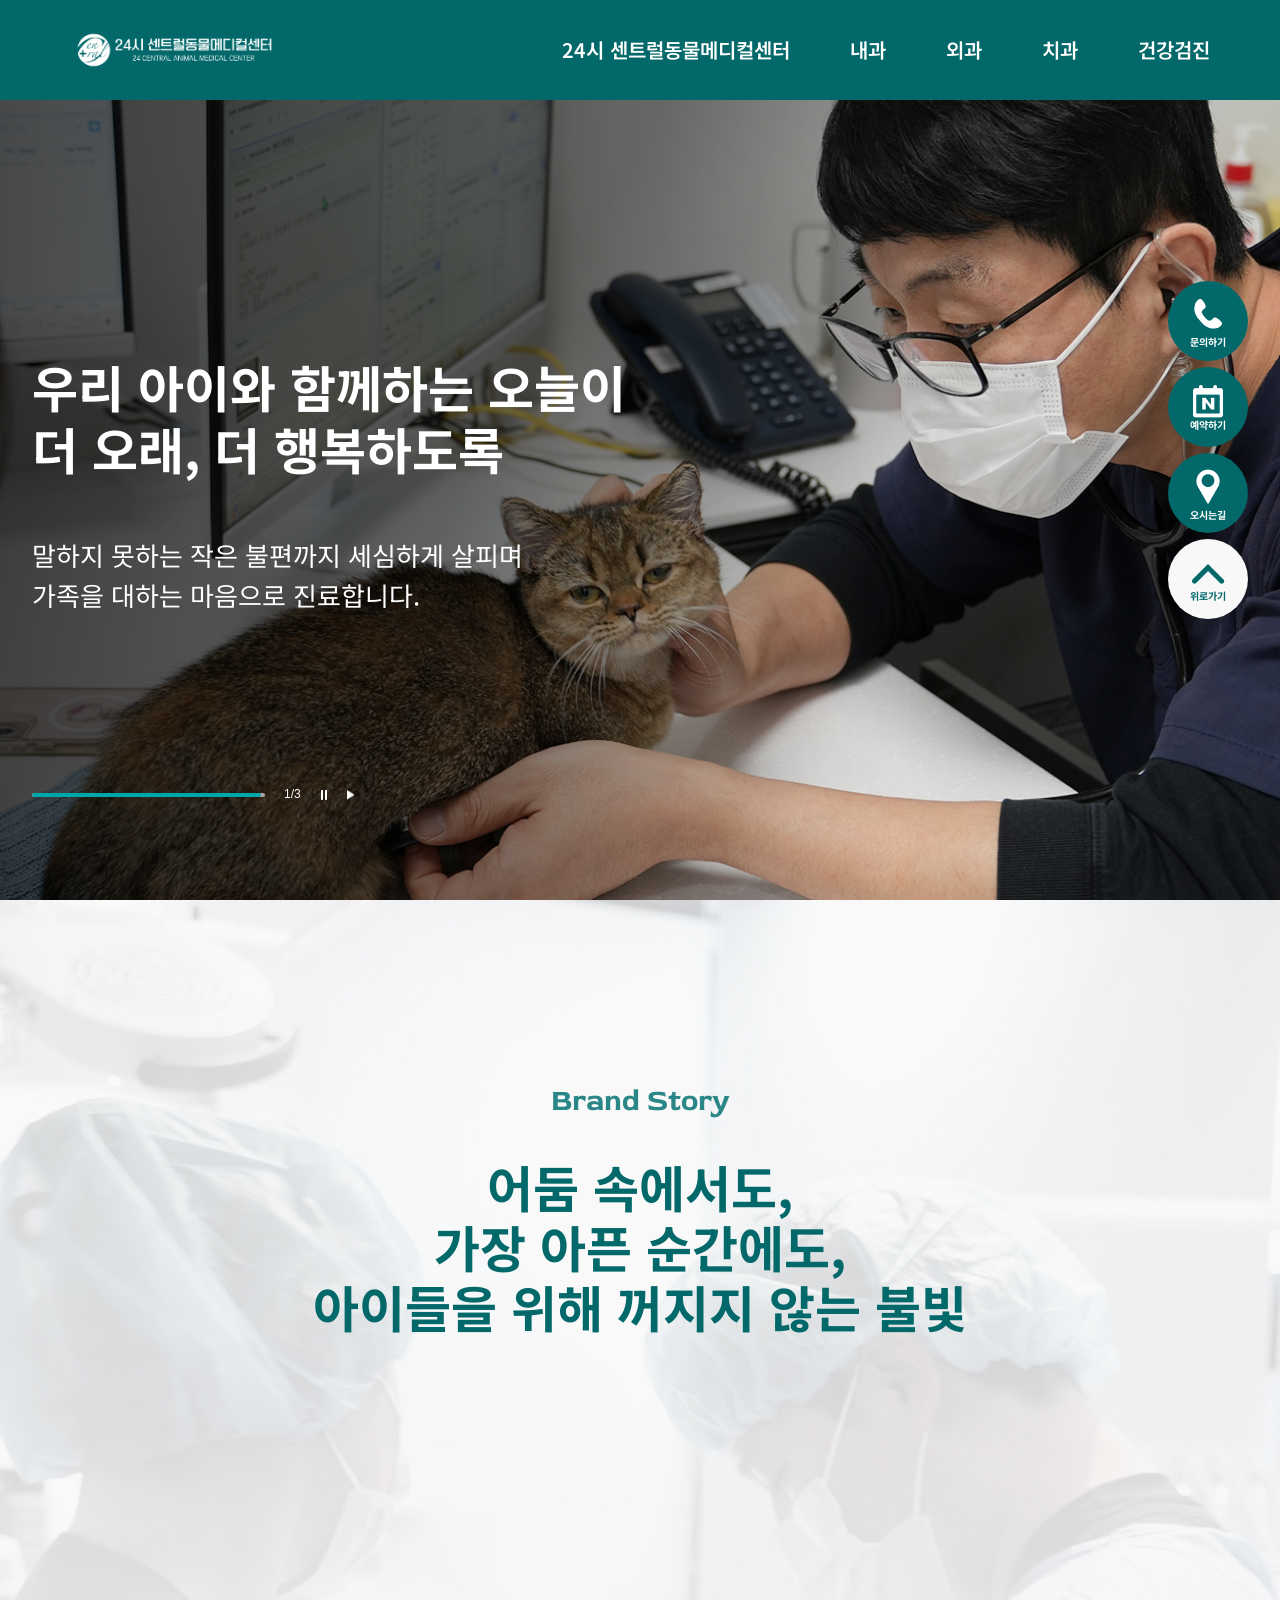
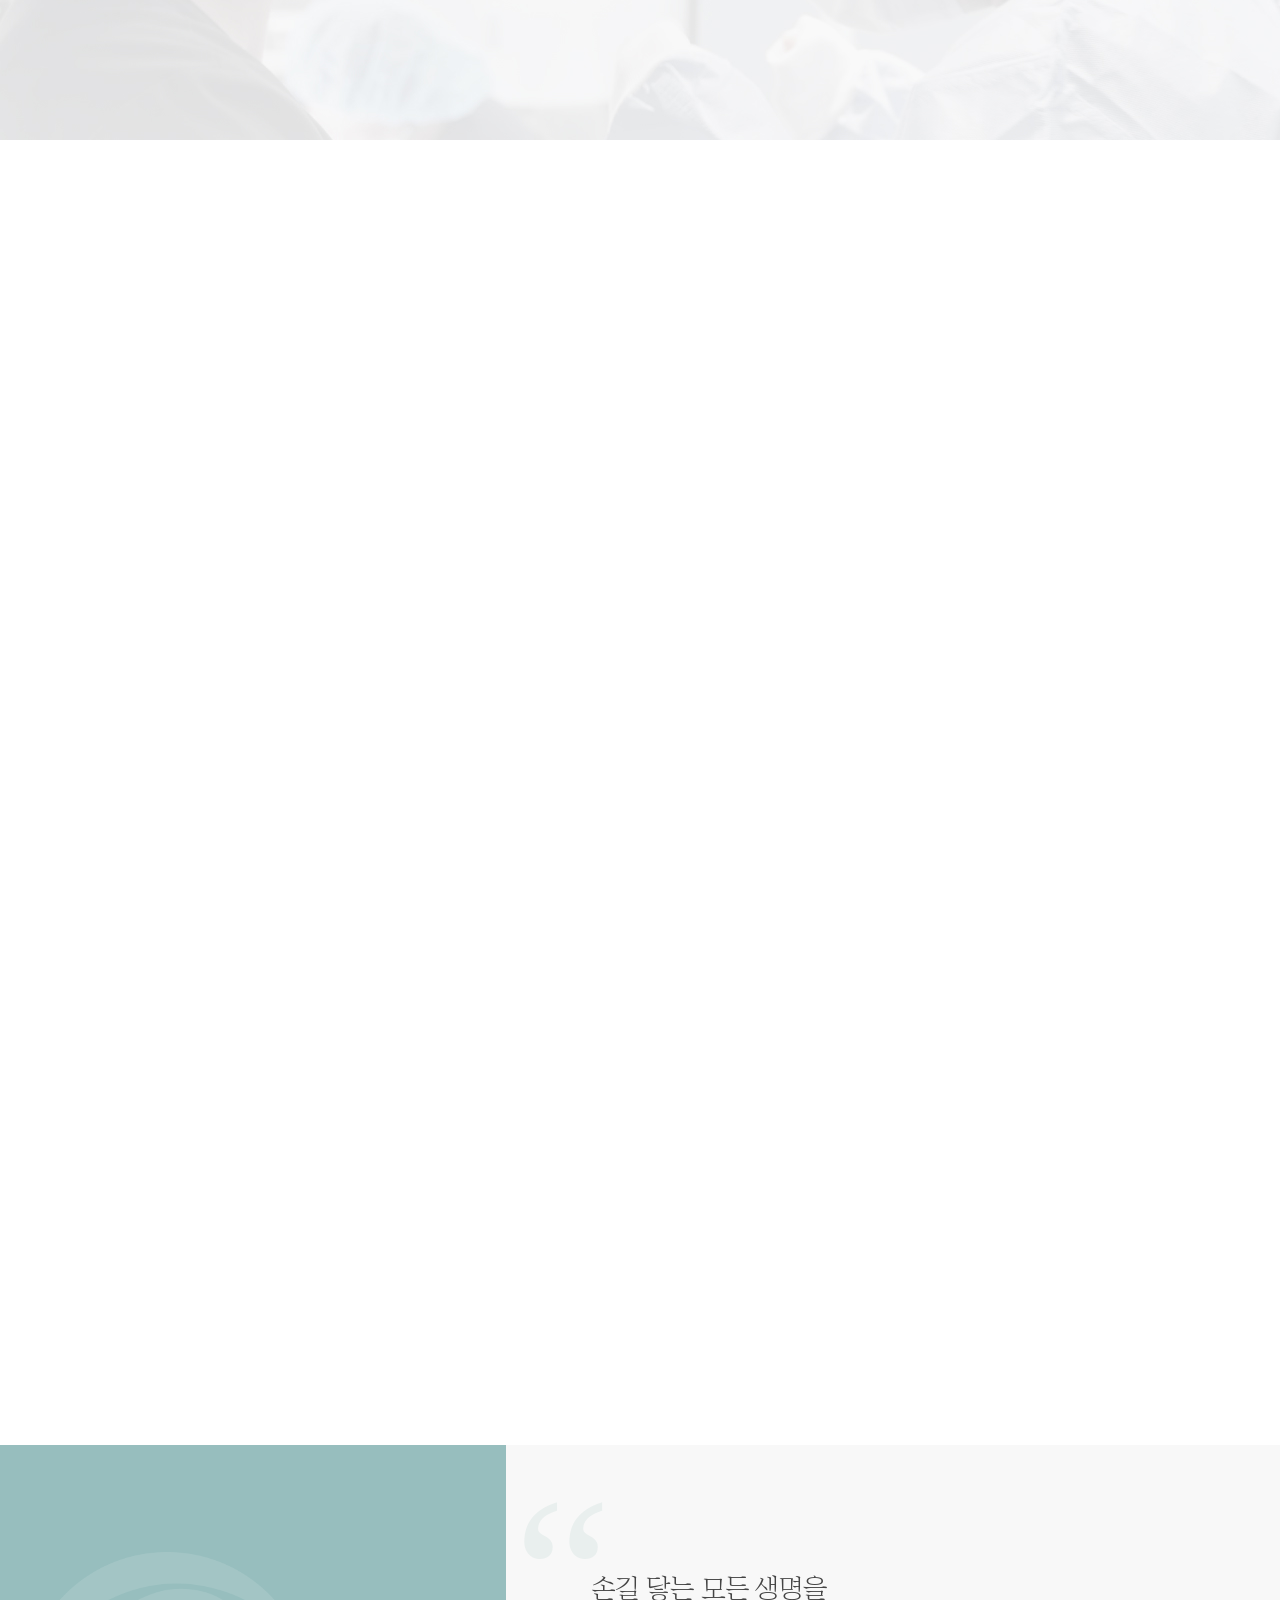
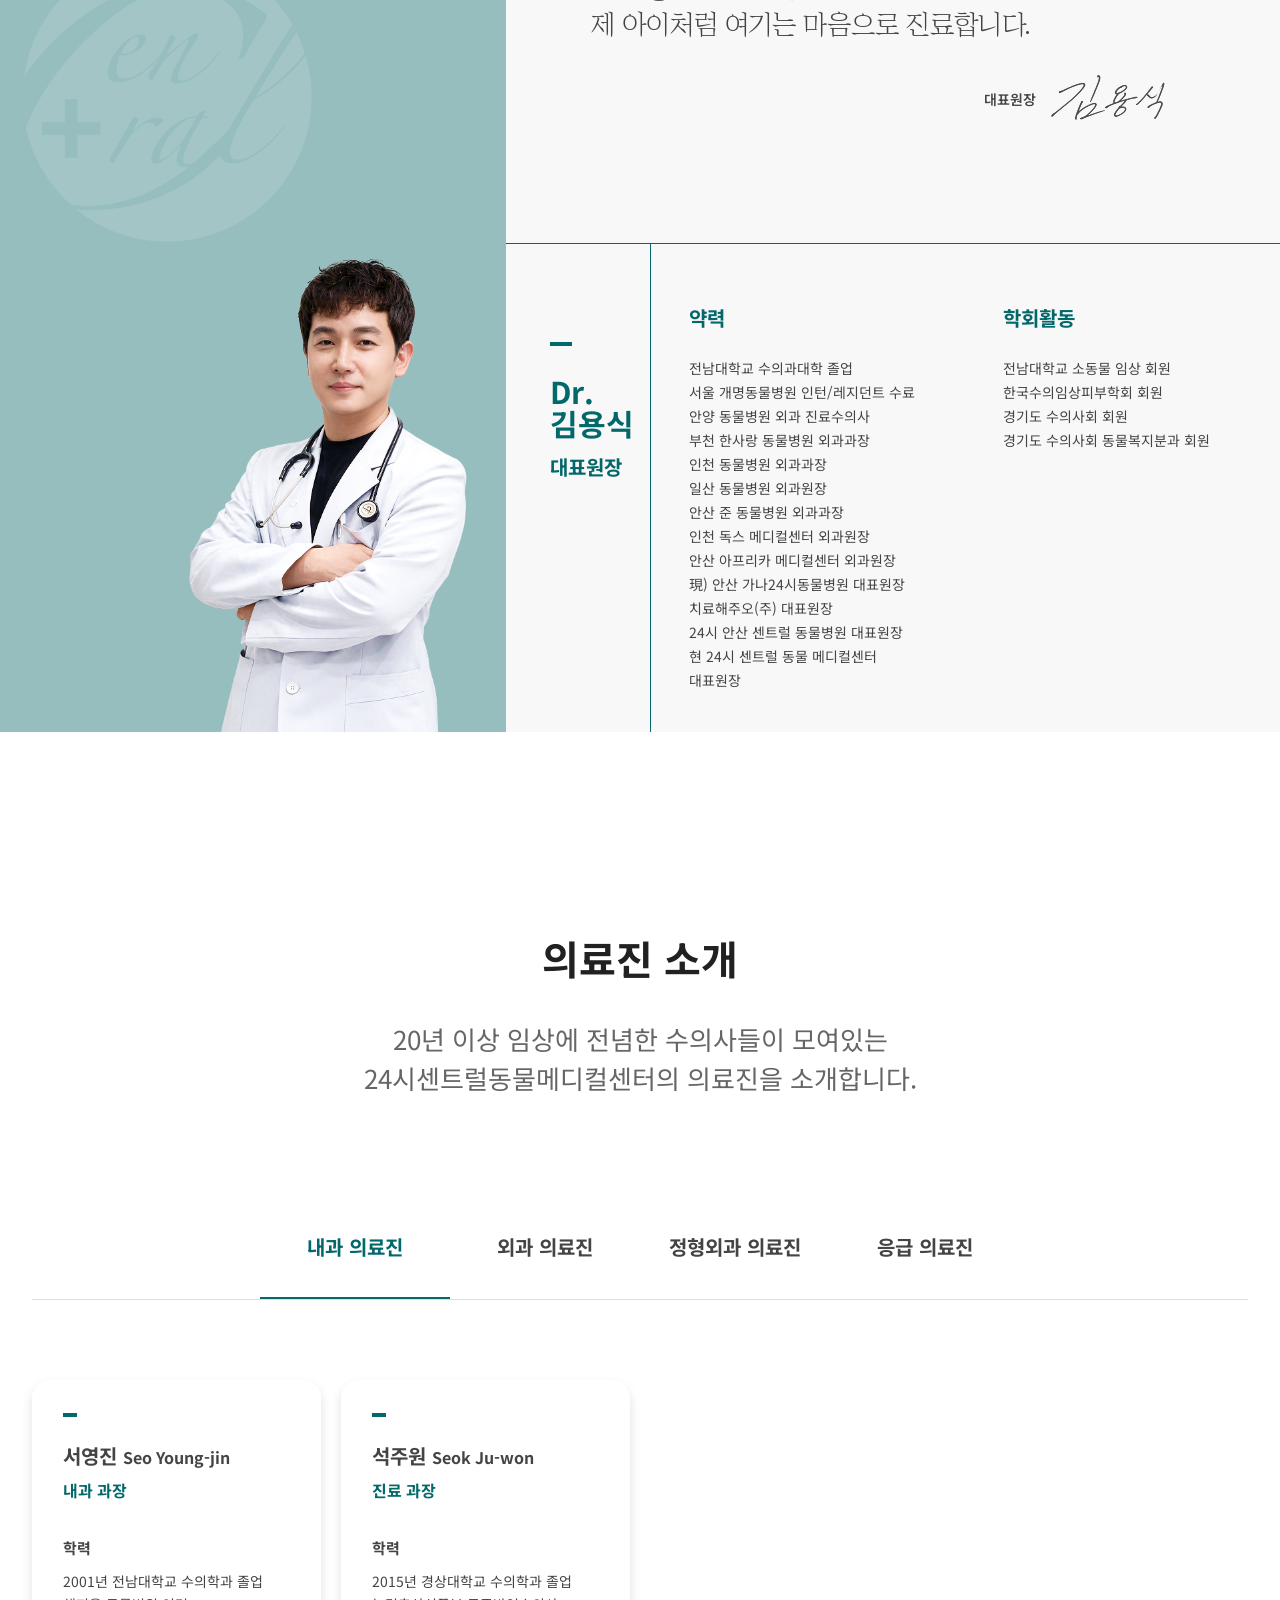
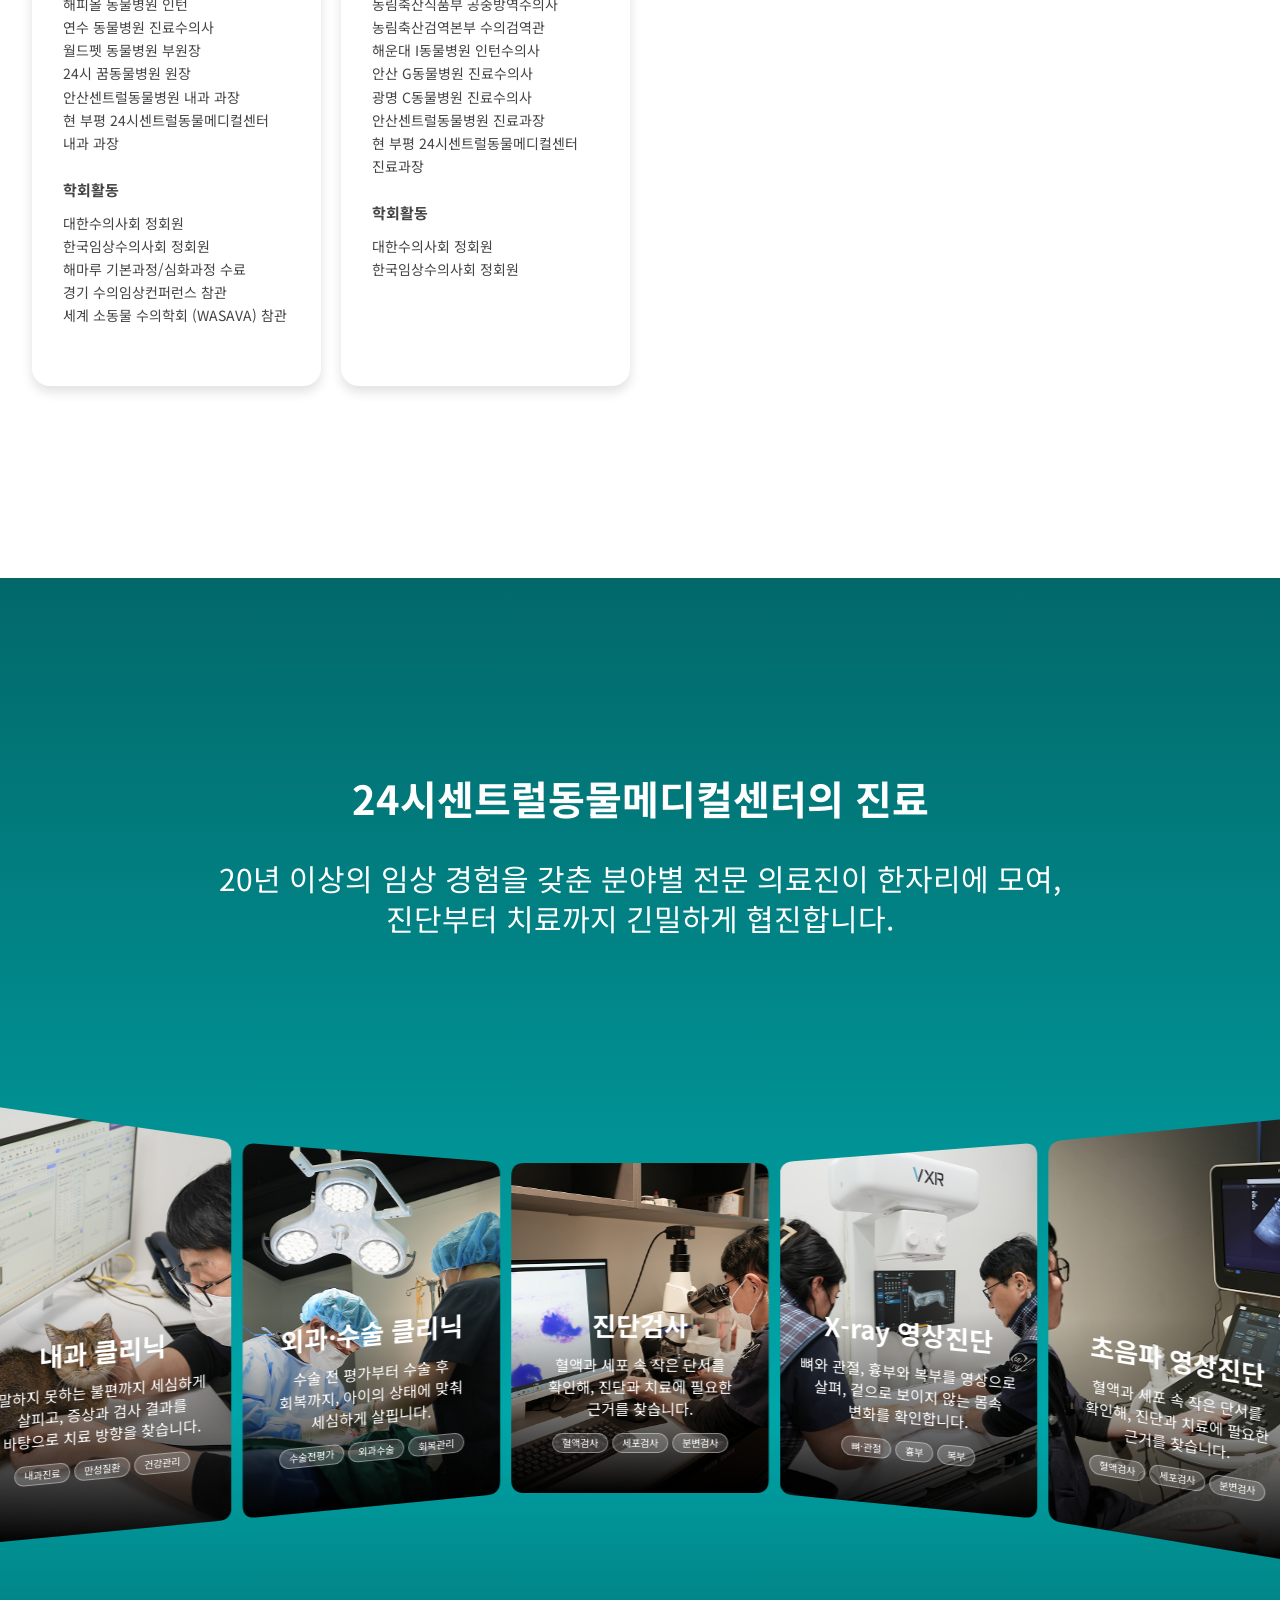
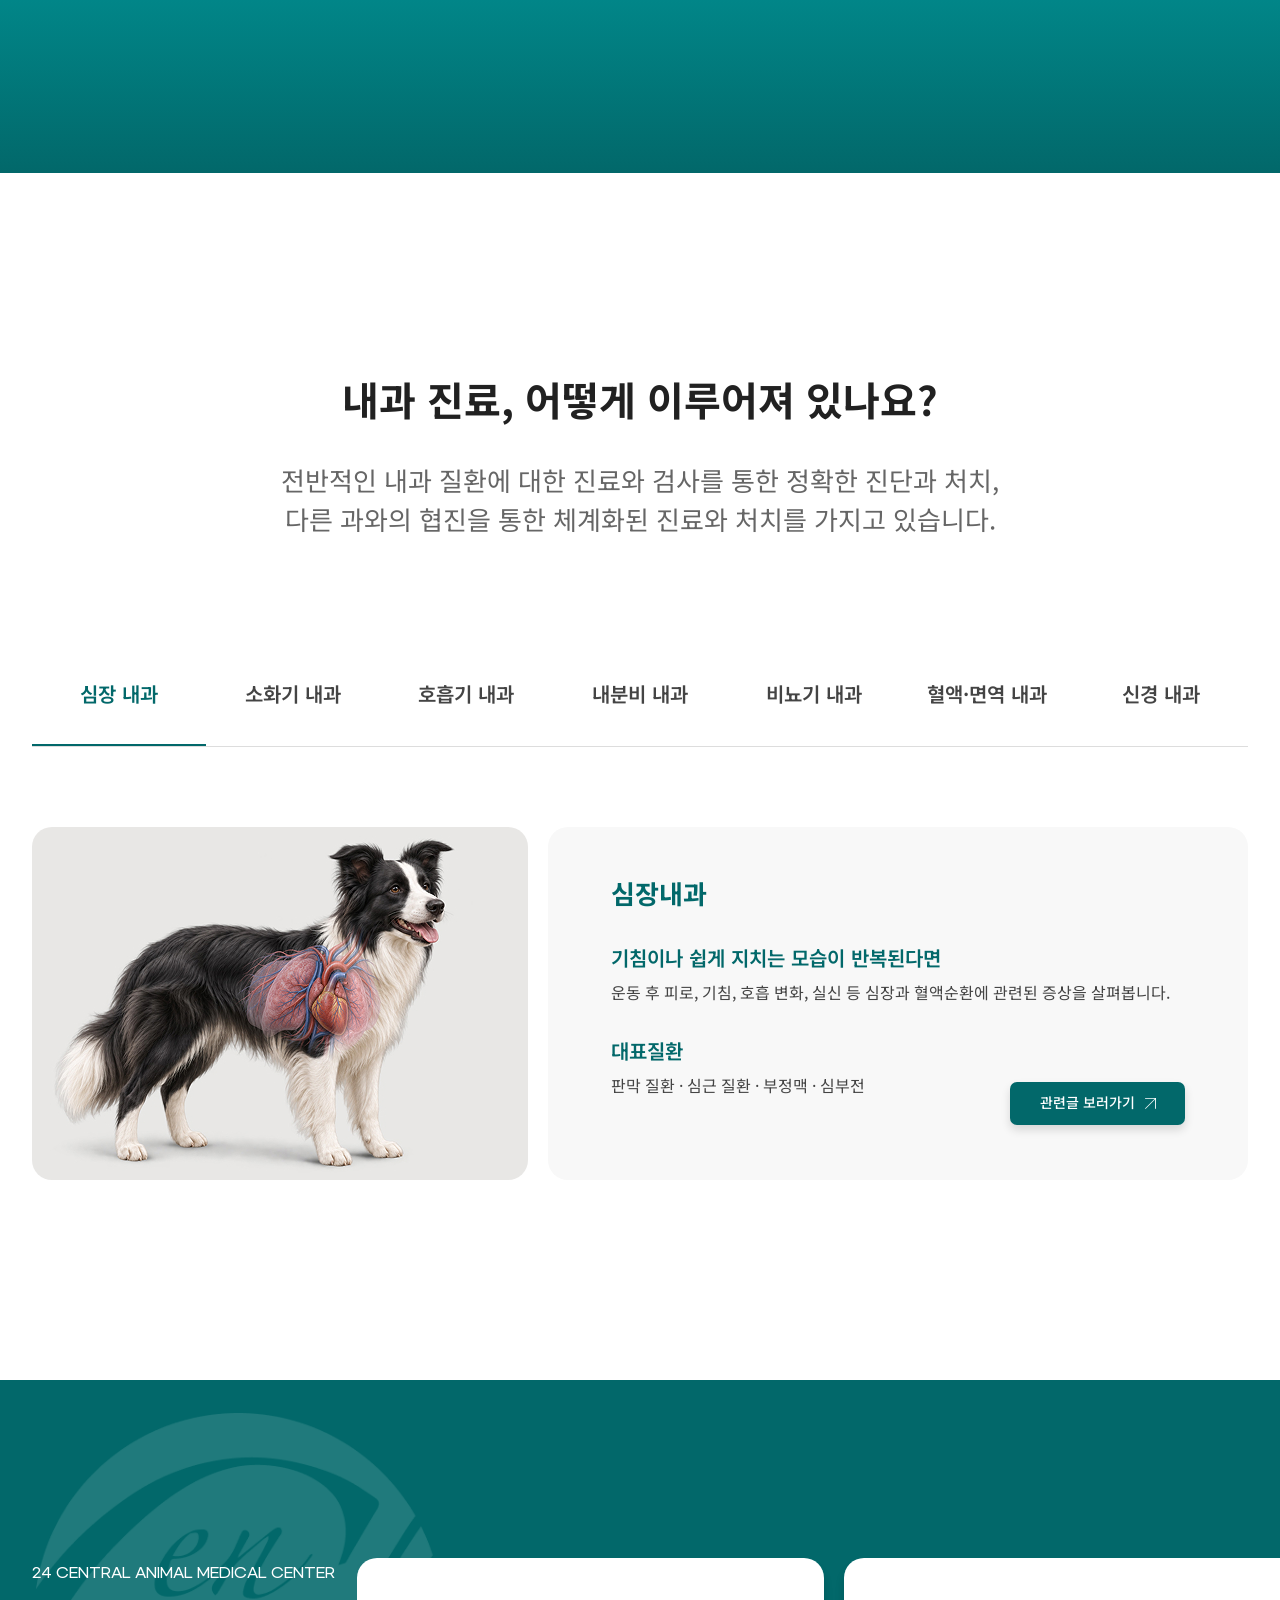
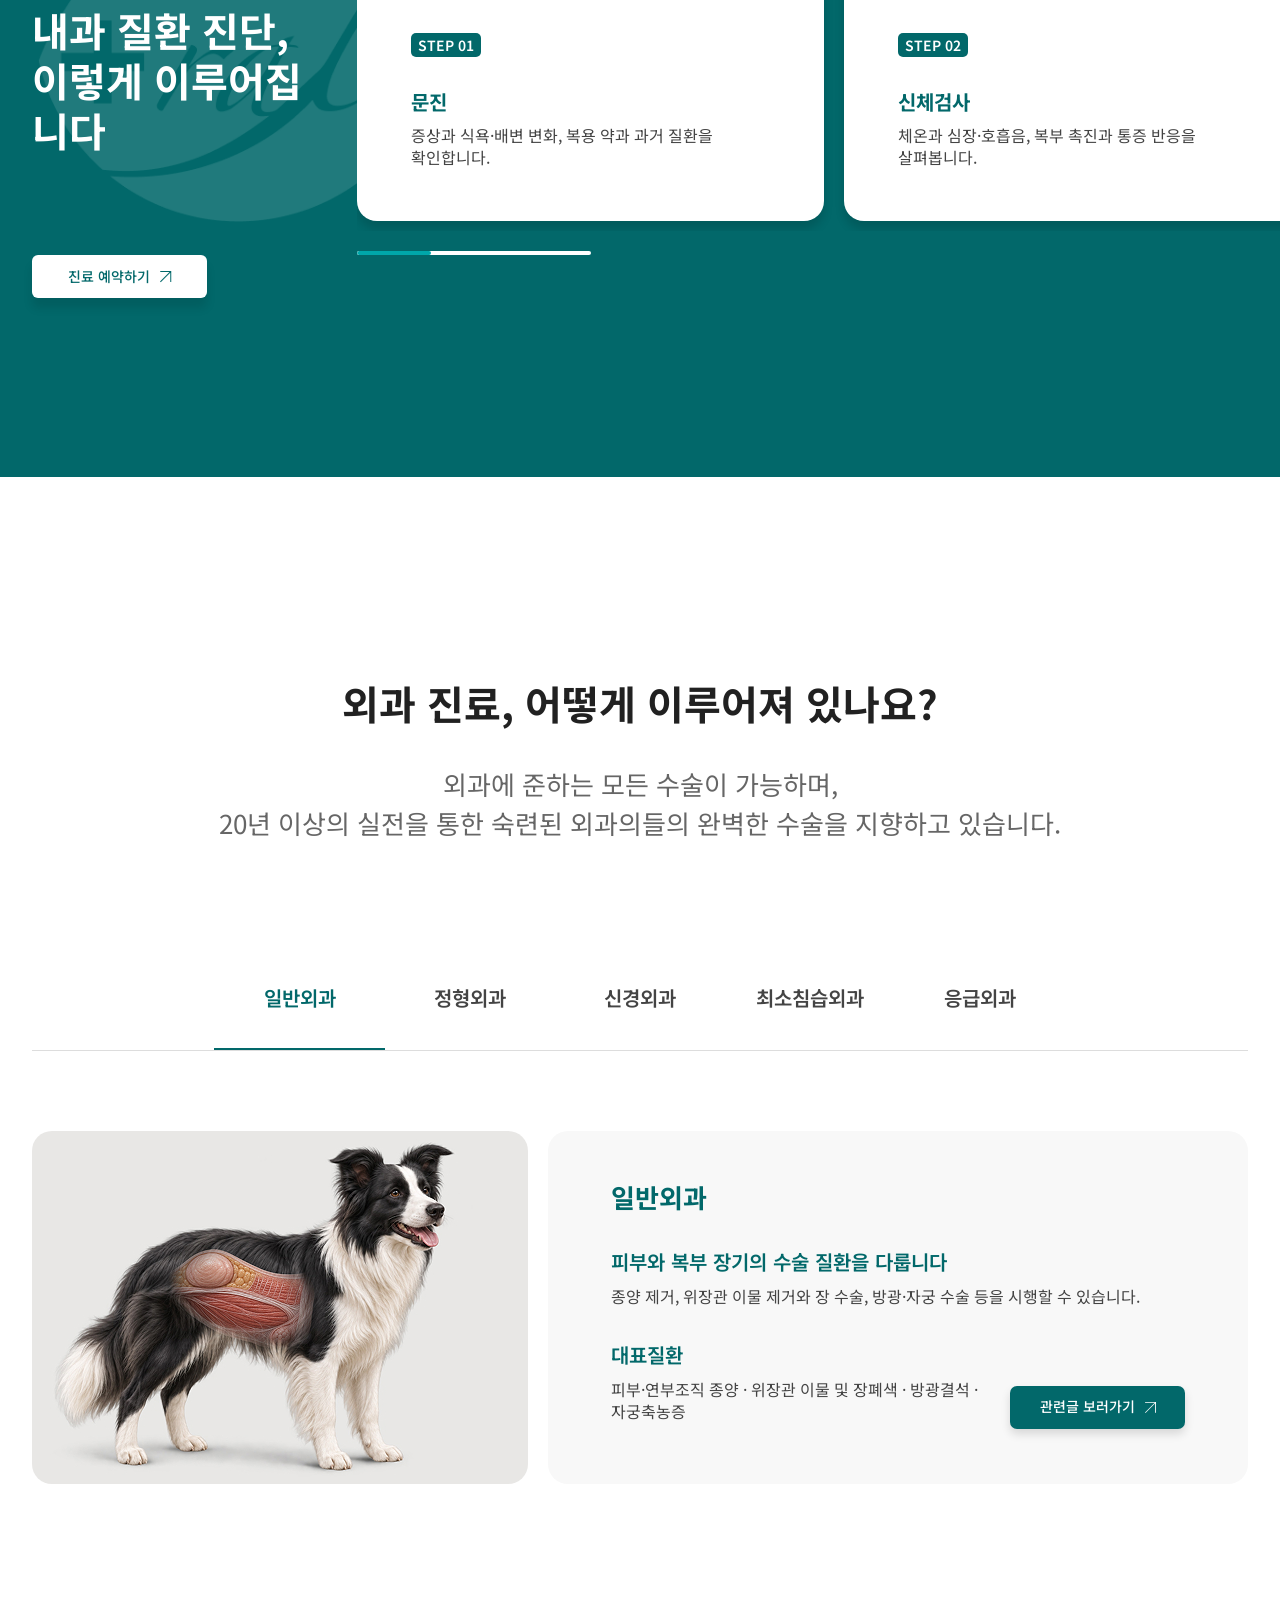
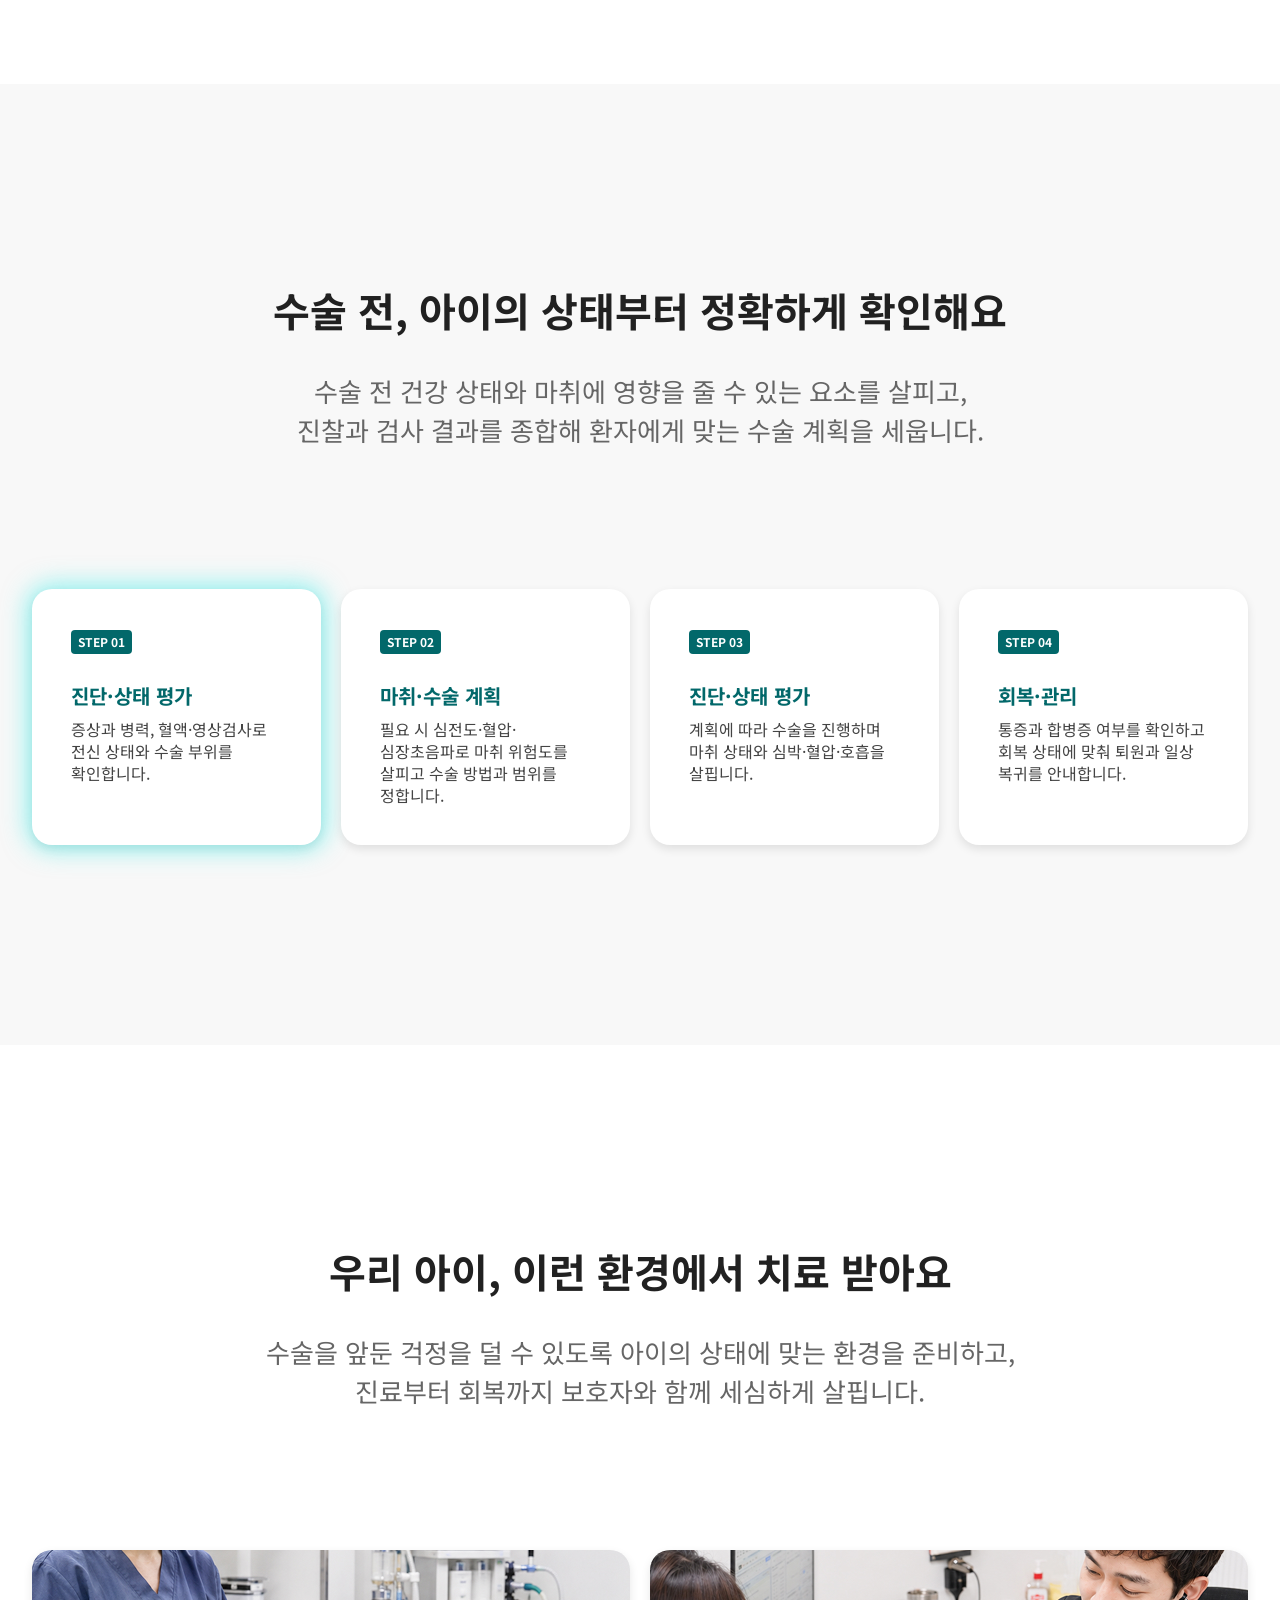
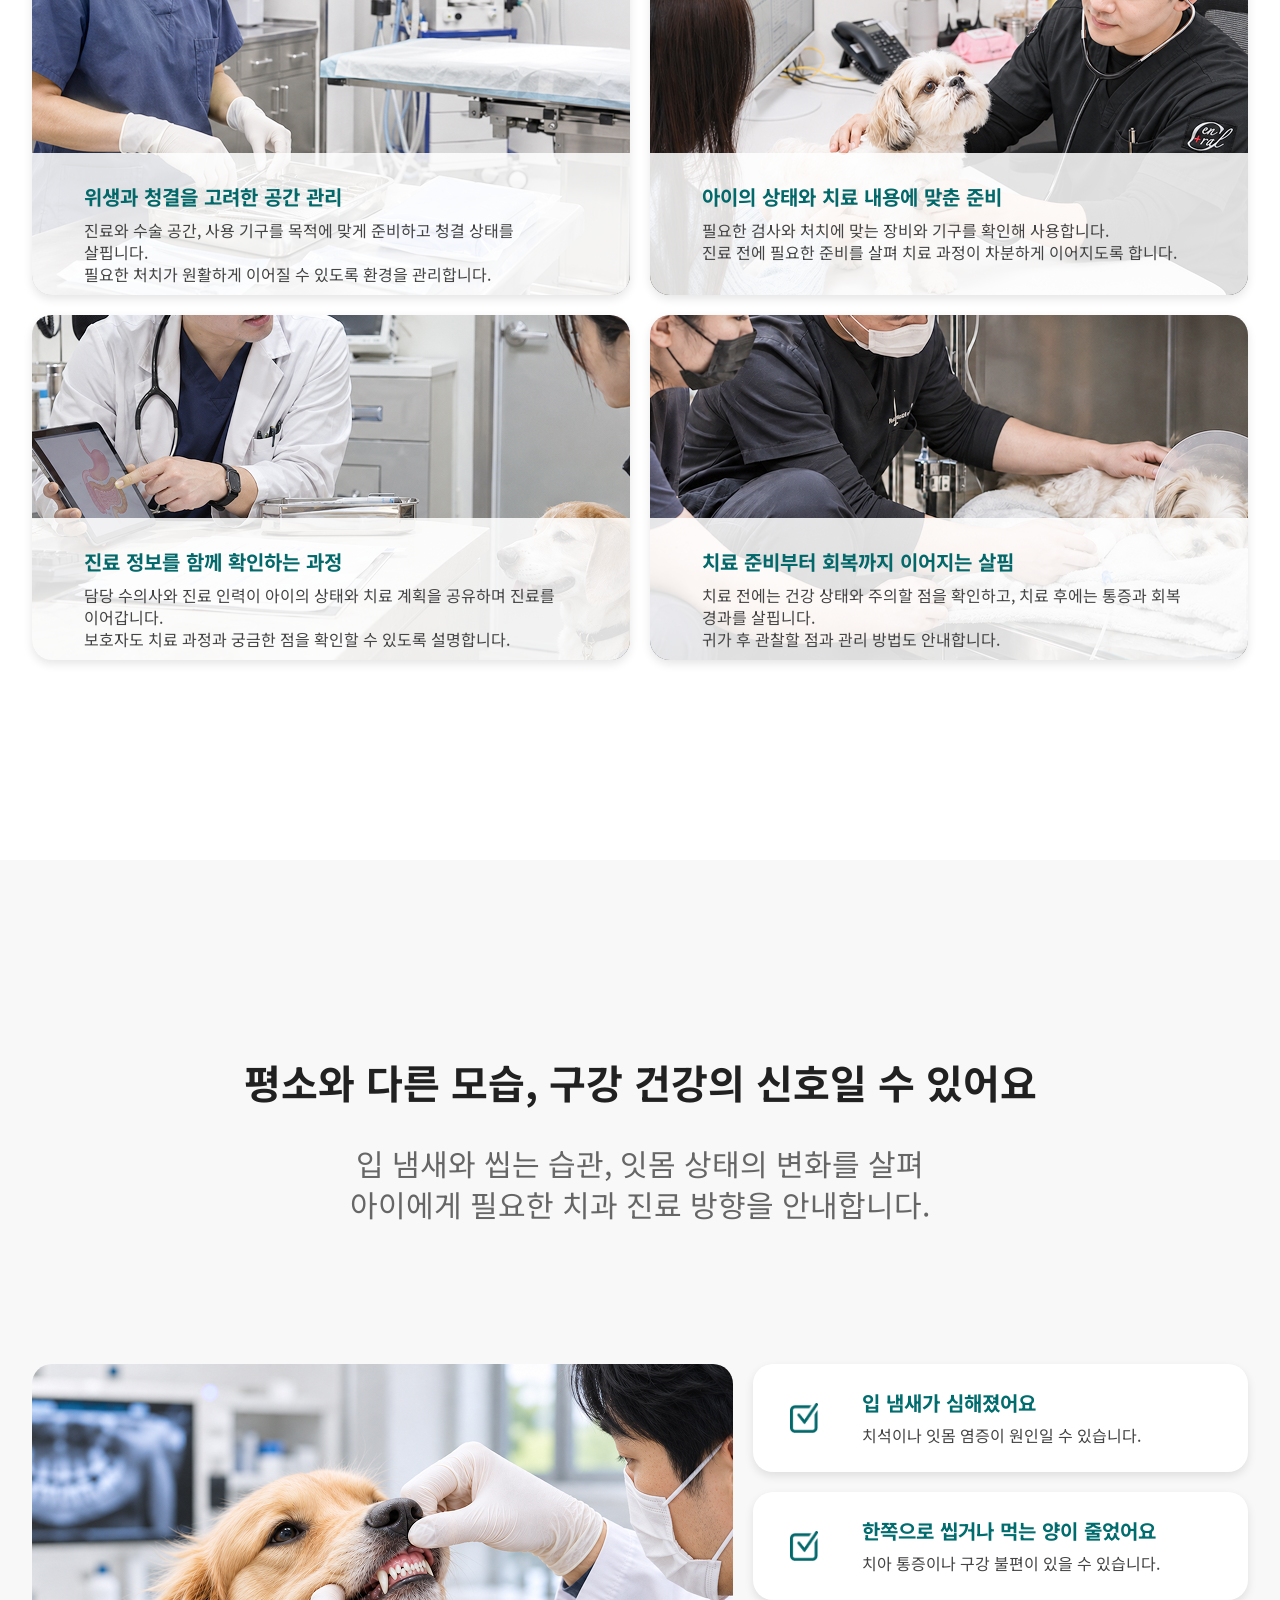
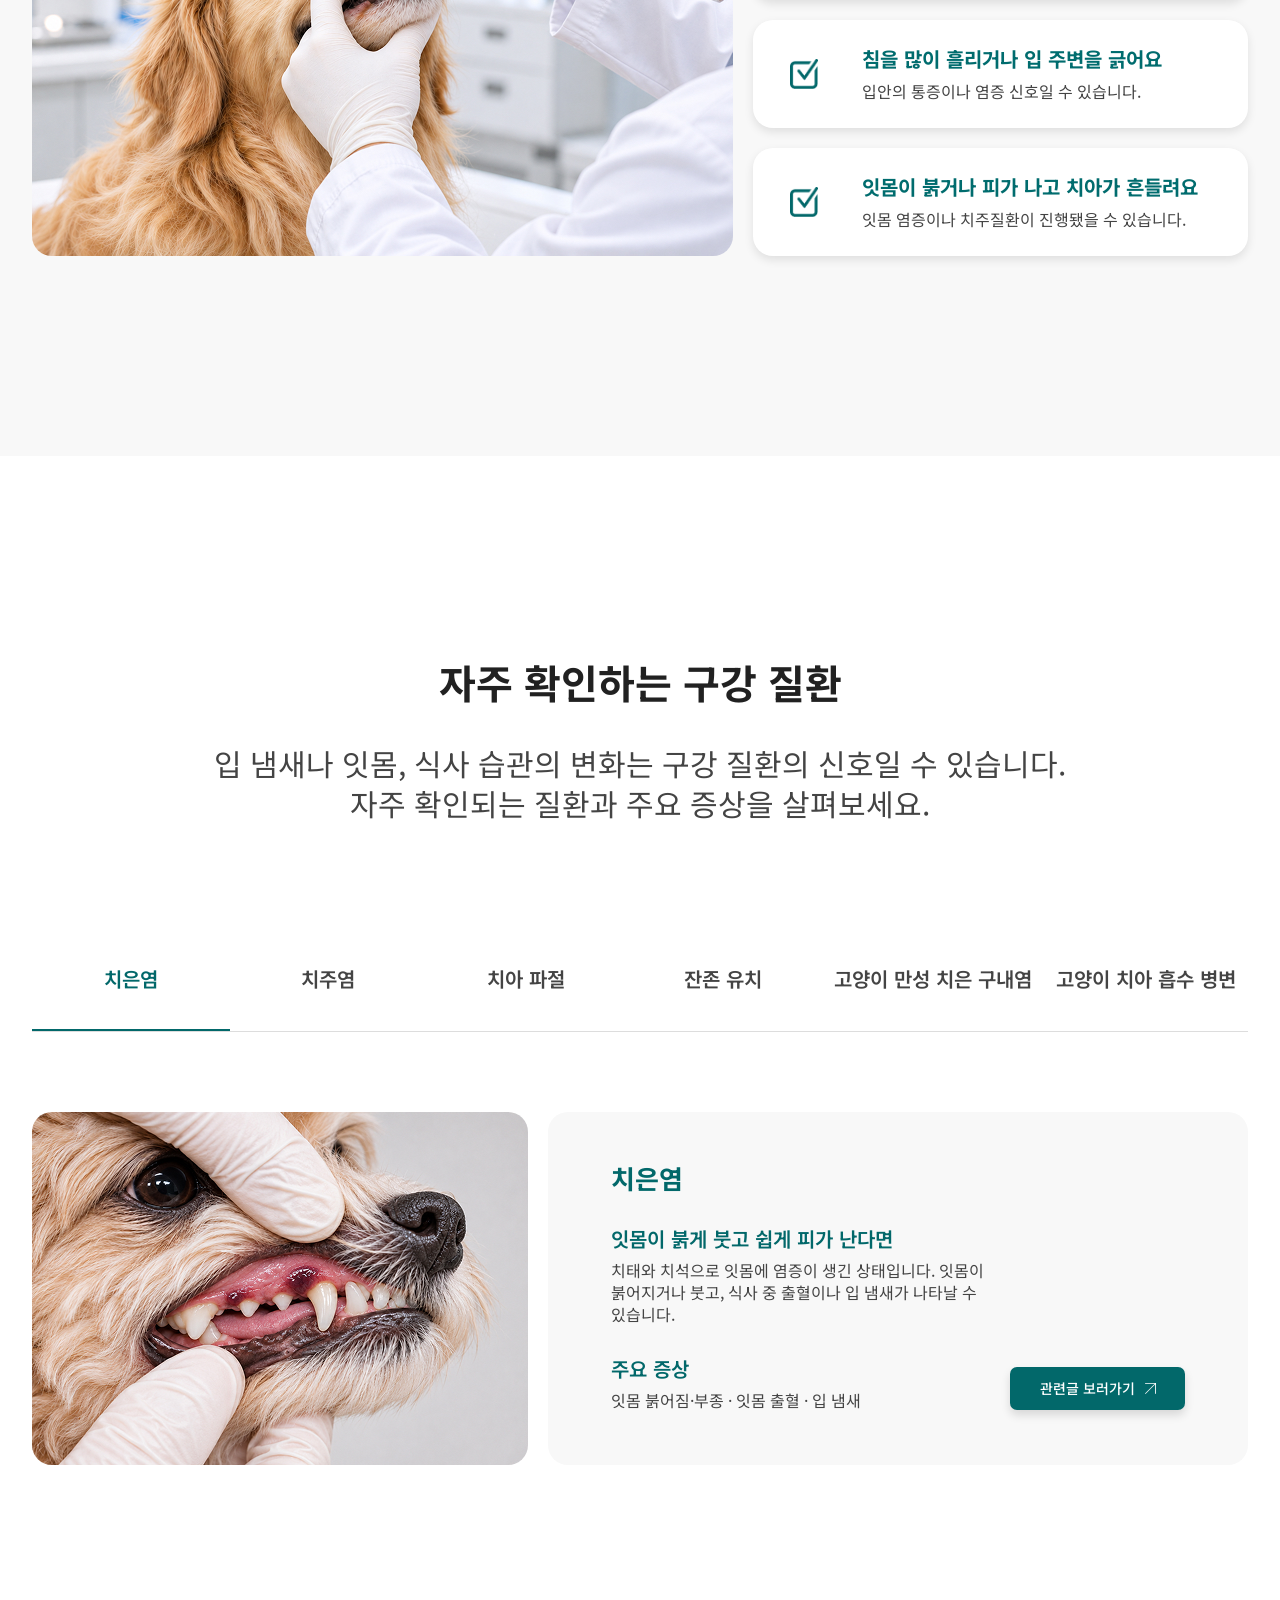
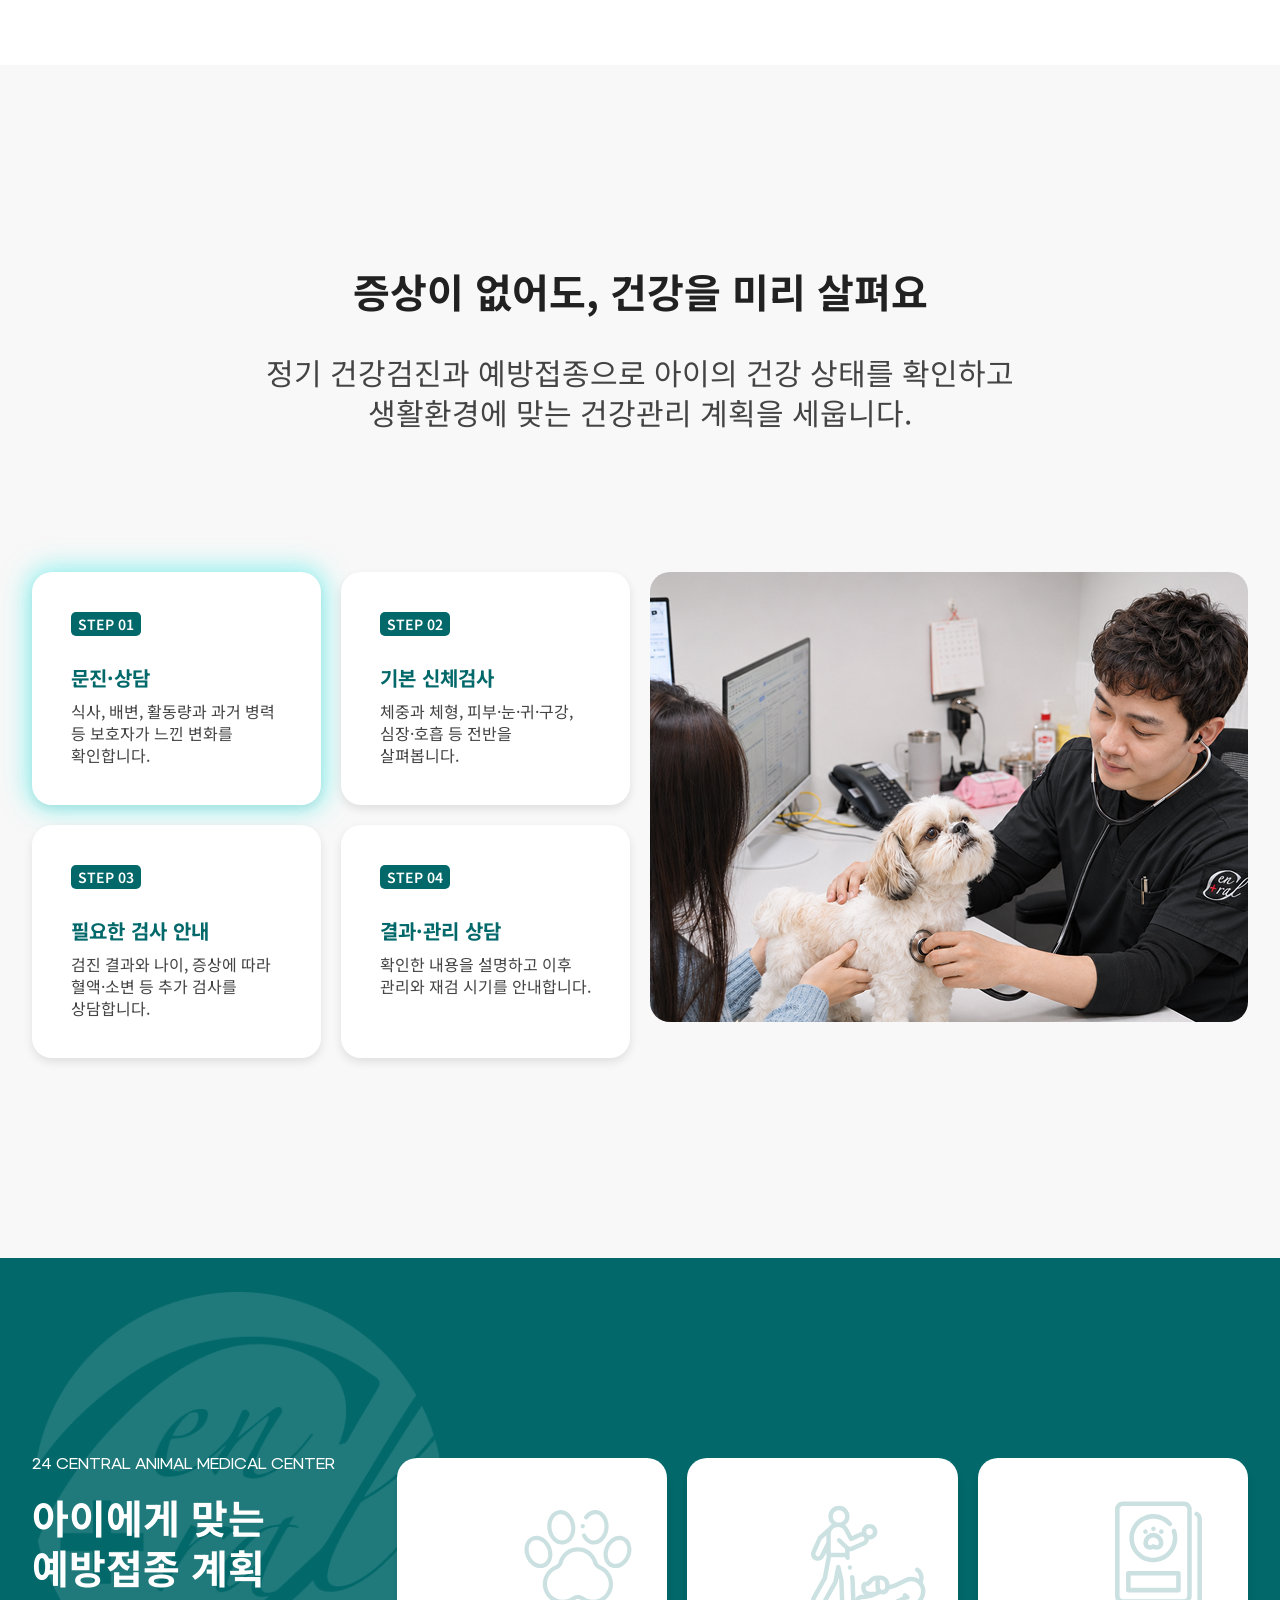
<file: index.html>
<!doctype html>
<html lang="ko"><head><meta charset="utf-8"><meta name="viewport" content="width=device-width,initial-scale=1,viewport-fit=cover"><title>24시센트럴동물메디컬센터 | 인천 부평 24시 동물병원</title><meta name="description" content="인천 부평구 대정로 50에 위치한 24시센트럴동물메디컬센터. 내과·외과·치과·건강검진과 24시간 응급 진료, 네이버 예약 및 오시는 길을 안내합니다."><meta name="robots" content="index,follow"><meta property="og:type" content="website"><meta property="og:locale" content="ko_KR"><meta property="og:site_name" content="24시센트럴동물메디컬센터"><meta property="og:title" content="24시센트럴동물메디컬센터 | 인천 부평 24시 동물병원"><meta property="og:description" content="인천 부평구 대정로 50에 위치한 24시센트럴동물메디컬센터. 내과·외과·치과·건강검진과 24시간 응급 진료, 네이버 예약 및 오시는 길을 안내합니다."><meta property="og:image" content="https://goddks7777-boop.github.io/central-animal-medical-preview/images/vis2.jpg"><meta property="og:image:type" content="image/jpeg"><meta property="og:image:width" content="1920"><meta property="og:image:height" content="789"><meta property="og:image:alt" content="24시센트럴동물메디컬센터 의료진의 수술 모습"><meta name="twitter:card" content="summary_large_image"><meta name="twitter:image" content="https://goddks7777-boop.github.io/central-animal-medical-preview/images/vis2.jpg"><meta name="twitter:image:alt" content="24시센트럴동물메디컬센터 의료진의 수술 모습"><meta name="twitter:title" content="24시센트럴동물메디컬센터 | 인천 부평 24시 동물병원"><meta name="twitter:description" content="인천 부평구 대정로 50에 위치한 24시센트럴동물메디컬센터. 내과·외과·치과·건강검진과 24시간 응급 진료, 네이버 예약 및 오시는 길을 안내합니다."><script type="application/ld+json">{"@context":"https://schema.org","@type":"VeterinaryCare","name":"24시센트럴동물메디컬센터","alternateName":"24시 센트럴동물메디컬센터","description":"인천 부평구 대정로 50에 위치한 24시센트럴동물메디컬센터. 내과·외과·치과·건강검진과 24시간 응급 진료, 네이버 예약 및 오시는 길을 안내합니다.","telephone":"+82-32-275-7582","address":{"@type":"PostalAddress","streetAddress":"대정로 50, 2층 201호~206호","addressLocality":"부평구","addressRegion":"인천광역시","addressCountry":"KR"},"hasMap":"https://map.naver.com/p/entry/place/2013424204","sameAs":["https://map.naver.com/p/entry/place/2013424204","https://blog.naver.com/24h_centralamc"]}</script><link rel="stylesheet" href="style.css?v=hours-42"></head><body id="top">
<header><a href="#top"><img src="images/logo.png" alt="24시 센트럴동물메디컬센터"></a><button class="menu" aria-label="메뉴 열기" aria-expanded="false">☰</button><nav><a href="#story">24시 센트럴동물메디컬센터</a><a href="#internal">내과</a><a href="#surgery">외과</a><a href="#dental">치과</a><a href="#checkup">건강검진</a></nav></header>
<main><div class="story-sequence"><section class="visual hero" aria-label="메인 비주얼" aria-roledescription="슬라이드">
  <div class="hero-slide hero-slide-1 is-active" role="group" aria-label="1 / 3" aria-hidden="false"><div class="wrap"><h1>우리 아이와 함께하는 오늘이<br>더 오래, 더 행복하도록</h1><p>말하지 못하는 작은 불편까지 세심하게 살피며<br>가족을 대하는 마음으로 진료합니다.</p></div></div>
  <div class="hero-slide hero-slide-2" role="group" aria-label="2 / 3" aria-hidden="true"><div class="wrap"><h2>20년 이상 쌓아온 경험으로<br>우리 아이를 깊이 있게 살핍니다</h2><p>풍부한 임상 경험을 갖춘 전문 의료진들이 모여<br>진단부터 치료까지 세심하게 함께합니다.</p></div></div>
  <div class="hero-slide hero-slide-3" role="group" aria-label="3 / 3" aria-hidden="true"><div class="wrap"><h2>아이가 아픈 순간,<br>24시간 곁에 있겠습니다.</h2><p>늦은 밤에도, 이른 새벽에도<br>우리 아이를 위해 언제든 문을 열어두겠습니다.</p></div></div>
  <div class="hero-controls wrap" aria-label="메인 비주얼 조작"><div class="hero-progress" aria-hidden="true"><span></span></div><span class="hero-count" aria-live="polite">1/3</span><button type="button" class="hero-pause" aria-label="자동 재생 일시정지"><img src="images/icon15.png" alt=""></button><button type="button" class="hero-play" aria-label="자동 재생 시작"><img src="images/icon14.png" alt=""></button></div>
</section>
<aside class="quick" aria-label="빠른 메뉴">
  <a href="tel:0322757582"><img src="images/icon.png" alt=""><small>문의하기</small></a>
  <a href="https://pcmap.place.naver.com/pet/2013424204/booking" target="_blank" rel="noopener noreferrer" aria-label="네이버 진료 예약하기 (새 창)"><img src="images/icon2.png" alt=""><small>예약하기</small></a>
  <a href="https://map.naver.com/p/entry/place/2013424204" target="_blank" rel="noopener noreferrer" aria-label="네이버 플레이스에서 오시는 길 보기 (새 창)"><img src="images/icon4.png" alt=""><small>오시는길</small></a>
  <a href="#top" class="up"><img src="images/icon5.png" alt=""><small>위로가기</small></a>
</aside>
<section id="story" class="section1 story center" aria-label="브랜드 스토리">
  <div class="story-window"><div class="story-content">
    <span class="eyebrow">Brand Story</span>
    <h2>어둠 속에서도,<br>가장 아픈 순간에도,<br>아이들을 위해 꺼지지 않는 불빛</h2>
    <div class="story-copy">
      <p>사랑하는 반려동물이 갑자기 아플 때<span class="story-desktop-comma">,</span><br>시계를 보며 당황했던 경험이 있으신가요?</p>
      <p>24시 센트럴동물메디컬센터는 한밤중이든, 주말이든, 명절 연휴이든 상관없이<br>보호자님의 불안한 마음을 덜어드리고 아이들의 생명을 지키기 위해<br><strong>365일 24시간 언제나 불을 밝히고 있습니다.</strong></p>
      <p>부평의 든든한 의료 파트너로서,<br>타지먼트의 따뜻함과 대학병원급의 전문성이 만나는 곳.<br><strong>아이들의 가장 아픈 시간에 언제나 곁을 지키는 든든한 울타리가 되겠습니다.</strong></p>
      <p class="story-signature">24시센트럴동물메디컬센터 드림</p>
    </div>
  </div></div>
</section>
<section class="section2 stats" aria-label="센트럴동물메디컬센터 주요 수치"><div class="stats-inner">
  <div class="stat-item"><img class="stat-icon stat-icon-cost" src="images/section2_1.png" alt=""><b class="stat-value" data-number="30" data-unit="%" aria-label="30퍼센트"><span aria-hidden="true">30<span class="stat-unit">%</span></span></b><p>평균 치료 완료 시<br>30-50% 비용 절감</p></div>
  <div class="stat-item"><img class="stat-icon stat-icon-career" src="images/section2_2.png" alt=""><b class="stat-value" data-number="20" data-unit="+" aria-label="20년 이상"><span aria-hidden="true">20<span class="stat-unit">+</span></span></b><p>20년 이상의<br>임상 경험을 가진 의료진</p></div>
  <div class="stat-item"><img class="stat-icon stat-icon-review" src="images/section2_3.png" alt=""><b class="stat-value" data-number="98.5" data-unit="%" aria-label="98.5퍼센트"><span aria-hidden="true">98.5<span class="stat-unit">%</span></span></b><p>보호자분들의<br>평균적인 실제 만족도</p></div>
</div></section></div>
<section class="section3 director" aria-label="대표원장 소개">
  <div class="portrait"><img src="images/profile.png" alt="김용식 대표원장"></div>
  <div class="director-info">
    <blockquote><p>손길 닿는 모든 생명을<br>제 아이처럼 여기는<br class="director-mobile-break"> 마음으로 진료합니다.</p><footer>대표원장 <img src="images/signe.png" alt="김용식 서명"></footer></blockquote>
    <div class="credentials">
      <div class="director-name"><h3>Dr.<br>김용식</h3><strong>대표원장</strong></div>
      <div class="director-career"><strong>약력</strong><p>전남대학교 수의과대학 졸업<br>서울 개명동물병원 인턴/레지던트 수료<br>안양 동물병원 외과 진료수의사<br>부천 한사랑 동물병원 외과과장<br>인천 동물병원 외과과장<br>일산 동물병원 외과원장<br>안산 준 동물병원 외과과장<br>인천 독스 메디컬센터 외과원장<br>안산 아프리카 메디컬센터 외과원장<br>現) 안산 가나24시동물병원 대표원장<br>치료해주오(주) 대표원장<br>24시 안산 센트럴 동물병원 대표원장<br>현 24시 센트럴 동물 메디컬센터 대표원장</p></div>
      <div class="director-affiliations"><strong>학회활동</strong><p>전남대학교 소동물 임상 회원<br>한국수의임상피부학회 회원<br>경기도 수의사회 회원<br>경기도 수의사회 동물복지분과 회원</p></div>
    </div>
  </div>
</section>
<section class="section4 section wrap" id="team"><div class="heading"><h2>의료진 소개</h2><p>20년 이상 임상에 전념한 수의사들이 모여있는<br>24시센트럴동물메디컬센터의 의료진을 소개합니다.</p></div><div class="tabs team-tabs" role="tablist" aria-label="진료 분야별 의료진"><button type="button" role="tab" id="team-tab-internal" aria-controls="team-panel-internal" aria-selected="true" tabindex="0" class="active">내과 의료진</button><button type="button" role="tab" id="team-tab-surgery" aria-controls="team-panel-surgery" aria-selected="false" tabindex="-1" class="">외과 의료진</button><button type="button" role="tab" id="team-tab-orthopedic" aria-controls="team-panel-orthopedic" aria-selected="false" tabindex="-1" class="">정형외과 의료진</button><button type="button" role="tab" id="team-tab-emergency" aria-controls="team-panel-emergency" aria-selected="false" tabindex="-1" class="">응급 의료진</button></div><div class="team-grid" role="tabpanel" id="team-panel-internal" aria-labelledby="team-tab-internal" ><article class="team-card"><h3>서영진 <small>Seo Young-jin</small></h3><strong class="team-role">내과 과장</strong><div class="team-detail"><h4>학력</h4><p>2001년 전남대학교 수의학과 졸업<br>해피올 동물병원 인턴<br>연수 동물병원 진료수의사<br>월드펫 동물병원 부원장<br>24시 꿈동물병원 원장<br>안산센트럴동물병원 내과 과장<br>현 부평 24시센트럴동물메디컬센터 내과 과장</p><h4>학회활동</h4><p>대한수의사회 정회원<br>한국임상수의사회 정회원<br>해마루 기본과정/심화과정 수료<br>경기 수의임상컨퍼런스 참관<br>세계 소동물 수의학회 (WASAVA) 참관</p></div></article><article class="team-card"><h3>석주원 <small>Seok Ju-won</small></h3><strong class="team-role">진료 과장</strong><div class="team-detail"><h4>학력</h4><p>2015년 경상대학교 수의학과 졸업<br>농림축산식품부 공중방역수의사<br>농림축산검역본부 수의검역관<br>해운대 I동물병원 인턴수의사<br>안산 G동물병원 진료수의사<br>광명 C동물병원 진료수의사<br>안산센트럴동물병원 진료과장<br>현 부평 24시센트럴동물메디컬센터 진료과장</p><h4>학회활동</h4><p>대한수의사회 정회원<br>한국임상수의사회 정회원</p></div></article></div><div class="team-grid" role="tabpanel" id="team-panel-surgery" aria-labelledby="team-tab-surgery" hidden><article class="team-card"><h3>김용식 <small>Kim Yong-sik</small></h3><strong class="team-role">대표 원장</strong><div class="team-detail"><h4>학력</h4><p>전남대학교 수의과대학 졸업<br>서울 개명동물병원 인턴/레지던트 수료<br>안양 동물병원 외과 진료수의사<br>부천 한사랑 동물병원 외과과장<br>인천 동물병원 외과과장<br>일산 동물병원 외과원장<br>안산 준 동물병원 외과과장<br>인천 독스 메디컬센터 외과원장<br>안산 아프리카 메디컬센터 외과원장<br>現) 안산 가나24시동물병원 대표원장<br>치료해주오(주) 대표원장<br>24시 안산 센트럴 동물병원 대표원장<br>현 24시 센트럴 동물 메디컬센터 대표원장</p><h4>학회활동</h4><p>전남대학교 소동물 임상 회원<br>한국수의임상피부학회 회원<br>경기도 수의사회 회원<br>경기도 수의사회 동물복지분과 회원</p></div></article></div><div class="team-grid" role="tabpanel" id="team-panel-orthopedic" aria-labelledby="team-tab-orthopedic" hidden><article class="team-card"><h3>김용식 <small>Kim Yong-sik</small></h3><strong class="team-role">대표 원장</strong><div class="team-detail"><h4>학력</h4><p>전남대학교 수의과대학 졸업<br>서울 개명동물병원 인턴/레지던트 수료<br>안양 동물병원 외과 진료수의사<br>부천 한사랑 동물병원 외과과장<br>인천 동물병원 외과과장<br>일산 동물병원 외과원장<br>안산 준 동물병원 외과과장<br>인천 독스 메디컬센터 외과원장<br>안산 아프리카 메디컬센터 외과원장<br>現) 안산 가나24시동물병원 대표원장<br>치료해주오(주) 대표원장<br>24시 안산 센트럴 동물병원 대표원장<br>현 24시 센트럴 동물 메디컬센터 대표원장</p><h4>학회활동</h4><p>전남대학교 소동물 임상 회원<br>한국수의임상피부학회 회원<br>경기도 수의사회 회원<br>경기도 수의사회 동물복지분과 회원</p></div></article></div><div class="team-grid" role="tabpanel" id="team-panel-emergency" aria-labelledby="team-tab-emergency" hidden><article class="team-card"><h3>김종한 <small>Kim Jong-han</small></h3><strong class="team-role">응급의학과</strong><div class="team-detail"><h4>학력</h4><p>2000년 전북대학교 수의학과졸<br>지구촌동물메디컬센터 인턴<br>이지훈 동물병원 진료수의사<br>부평 레인보우 동물병원 부원장<br>다비드 동물병원 원장<br>서초구 petsbe amc 응급과장<br>마포구 동물메디컬센터W 응급과장<br>부천 easy 동물메티털센터 응급과장<br>안산 센트럴 동물병원 응급과장<br>현 부평 24시 센트럴동물메디컬센터 응급과장</p><h4>학회활동</h4><p>해마루 기본과정/ 심화과정 수료<br>서울 수의 임상컨퍼런스 참관<br>세계 소동물 수의학회 (WASAVA) 참관</p></div></article></div></section>
<section class="section5 care-panorama-section" aria-labelledby="care-panorama-heading">
  <div class="care-panorama-heading">
    <h2 id="care-panorama-heading">24시센트럴동물메디컬센터의 진료</h2>
    <p>20년 이상의 임상 경험을 갖춘 분야별 전문 의료진이 한자리에 모여,<br>진단부터 치료까지 긴밀하게 협진합니다.</p>
  </div>
  <div class="panorama-stage" role="region" aria-roledescription="회전 슬라이드" aria-label="분야별 진료 사진">
    <button class="panorama-card is-active" type="button" data-index="0" aria-label="진단검사"><img src="images/section5_1.jpg" alt="" draggable="false"><span class="panorama-copy"><strong>진단검사</strong><span>혈액과 세포 속 작은 단서를 확인해, 진단과 치료에 필요한 근거를 찾습니다.</span><span class="panorama-tags"><span>혈액검사</span><span>세포검사</span><span>분변검사</span></span></span></button>
    <button class="panorama-card" type="button" data-index="1" aria-label="X-ray 영상진단"><img src="images/section5_2.jpg" alt="" draggable="false"><span class="panorama-copy"><strong>X-ray 영상진단</strong><span>뼈와 관절, 흉부와 복부를 영상으로 살펴, 겉으로 보이지 않는 몸속 변화를 확인합니다.</span><span class="panorama-tags"><span>뼈·관절</span><span>흉부</span><span>복부</span></span></span></button>
    <button class="panorama-card" type="button" data-index="2" aria-label="초음파 영상진단"><img src="images/section5_3.jpg" alt="" draggable="false"><span class="panorama-copy"><strong>초음파 영상진단</strong><span>혈액과 세포 속 작은 단서를 확인해, 진단과 치료에 필요한 근거를 찾습니다.</span><span class="panorama-tags"><span>혈액검사</span><span>세포검사</span><span>분변검사</span></span></span></button>
    <button class="panorama-card" type="button" data-index="3" aria-label="예방 접종"><img src="images/section5_4.jpg" alt="" draggable="false"><span class="panorama-copy"><strong>예방 접종</strong><span>건강 상태와 접종 이력을 확인한 뒤 필요한 접종을 안내하고, 접종 후 반응까지 세심하게 살핍니다.</span><span class="panorama-tags"><span>기초접종</span><span>추가접종</span><span>접종상담</span></span></span></button>
    <button class="panorama-card" type="button" data-index="4" aria-label="검사 분석"><img src="images/section5_5.jpg" alt="" draggable="false"><span class="panorama-copy"><strong>검사 분석</strong><span>검체를 원내 검사 장비로 분석해 주요 수치를 확인하고, 검사 결과를 진료와 치료 계획에 반영합니다.</span><span class="panorama-tags"><span>혈구검사</span><span>혈액분석</span><span>결과상담</span></span></span></button>
    <button class="panorama-card" type="button" data-index="5" aria-label="CT·MRI"><img src="images/section5_6.jpg" alt="" draggable="false"><span class="panorama-copy"><strong>CT·MRI</strong><span>CT와 MRI 촬영으로 신체 내부 구조를 확인하고, 수술·치료 계획에 필요한 정보를 살펴봅니다.</span><span class="panorama-tags"><span>CT</span><span>MRI</span><span>심장 CT</span></span></span></button>
    <button class="panorama-card" type="button" data-index="6" aria-label="내과 클리닉"><img src="images/section5_7.jpg" alt="" draggable="false"><span class="panorama-copy"><strong>내과 클리닉</strong><span>말하지 못하는 불편까지 세심하게 살피고, 증상과 검사 결과를 바탕으로 치료 방향을 찾습니다.</span><span class="panorama-tags"><span>내과진료</span><span>만성질환</span><span>건강관리</span></span></span></button>
    <button class="panorama-card" type="button" data-index="7" aria-label="외과·수술 클리닉"><img src="images/section5_8.jpg" alt="" draggable="false"><span class="panorama-copy"><strong>외과·수술 클리닉</strong><span>수술 전 평가부터 수술 후 회복까지, 아이의 상태에 맞춰 세심하게 살핍니다.</span><span class="panorama-tags"><span>수술전평가</span><span>외과수술</span><span>회복관리</span></span></span></button>
    <button class="panorama-prev" type="button" aria-label="이전 진료">‹</button>
    <button class="panorama-next" type="button" aria-label="다음 진료">›</button>
  </div>
</section>
<section class="section6 section wrap" id="internal">
  <div class="heading"><h2>내과 진료, 어떻게 이루어져 있나요?</h2><p class="mobile-copy-lines">전반적인 내과 질환에 대한 진료와 검사를 통한 정확한 진단과 처치,<br>다른 과와의 협진을 통한 체계화된 진료와 처치를 가지고 있습니다.</p></div>
  <div class="tabs internal-tabs" role="tablist" aria-label="내과 진료 분야"></div>
  <div class="feature internal-feature" id="internal-panel" role="tabpanel" aria-live="polite">
    <div class="internal-visual"><img src="images/section6_1.jpg?v=revision-2" alt="심장내과 진료 이미지"><div class="internal-image-placeholder" hidden>이미지 준비 중</div></div>
    <div class="internal-info"><h3>심장내과</h3><div class="internal-intro"><strong>기침이나 쉽게 지치는 모습이 반복된다면</strong><p>운동 후 피로, 기침, 호흡 변화, 실신 등 심장과 혈액순환에 관련된 증상을 살펴봅니다.</p></div><div class="internal-diseases"><strong>대표질환</strong><p>판막 질환 · 심근 질환 · 부정맥 · 심부전</p></div><a class="internal-related" href="https://blog.naver.com/24h_centralamc" target="_blank" rel="noopener noreferrer" aria-label="관련글 보러가기 (네이버 블로그 새 창)">관련글 보러가기 <img src="images/icon11.png" alt="" aria-hidden="true"></a></div>
  </div>
</section>
<section class="section7 process teal diagnostic-process" id="diagnostic-process" aria-labelledby="diagnostic-title">
  <div class="diagnostic-layout">
    <div class="diagnostic-intro"><small>24 CENTRAL ANIMAL MEDICAL CENTER</small><h2 id="diagnostic-title">내과 질환 진단,<br>이렇게 이루어집니다</h2><a class="white-btn" href="https://pcmap.place.naver.com/pet/2013424204/booking" target="_blank" rel="noopener noreferrer" aria-label="네이버 진료 예약하기 (새 창)">진료 예약하기 <img src="images/icon12.png" alt="" aria-hidden="true"></a></div>
    <div class="diagnostic-slider"><div class="diagnostic-track" tabindex="0" role="region" aria-label="내과 진단 과정, 좌우로 스크롤">
      <article><em>STEP 01</em><h3>문진</h3><p>증상과 식욕·배변 변화, 복용 약과 과거 질환을 확인합니다.</p></article>
      <article><em>STEP 02</em><h3>신체검사</h3><p>체온과 심장·호흡음, 복부 촉진과 통증 반응을 살펴봅니다.</p></article>
      <article><em>STEP 03</em><h3>혈액검사</h3><p>염증·빈혈 여부와 간·신장 기능 등 혈액 수치를 확인합니다.</p></article>
      <article><em>STEP 04</em><h3>소변검사</h3><p>소변의 농도와 성분을 살펴 신장·비뇨기 상태를 확인합니다.</p></article>
      <article><em>STEP 05</em><h3>영상검사</h3><p>X-ray와 초음파 등으로 장기와 흉부·복부 구조를 확인합니다.</p></article>
      <article><em>STEP 06</em><h3>특수검사</h3><p>필요에 따라 호르몬·세포·면역 관련 검사를 추가합니다.</p></article>
    </div><div class="diagnostic-controls"><div class="diagnostic-progress" role="progressbar" aria-label="진단 단계 스크롤 위치" aria-valuemin="0" aria-valuemax="100" aria-valuenow="0"><span></span></div></div></div>
  </div>
</section>
<section class="section8 section wrap" id="surgery">
  <div class="heading"><h2>외과 진료, 어떻게 이루어져 있나요?</h2><p class="mobile-copy-lines">외과에 준하는 모든 수술이 가능하며<span class="desktop-copy-comma">,</span><br class="desktop-copy-break"> 20년 이상의 실전을 통한<br class="mobile-copy-break"> 숙련된 외과의들의 완벽한 수술을 지향하고 있습니다.</p></div>
  <div class="tabs surgery-tabs" role="tablist" aria-label="외과 진료 분야"></div>
  <div class="feature surgery-feature" id="surgery-panel" role="tabpanel" aria-live="polite">
    <div class="surgery-visual"><img src="images/section8_1.jpg?v=revision-2" alt="일반외과 진료 이미지"><div class="surgery-image-placeholder" hidden>이미지 준비 중</div></div>
    <div class="surgery-info"><h3>일반외과</h3><div class="surgery-intro"><strong>피부와 복부 장기의 수술 질환을 다룹니다</strong><p>종양 제거, 위장관 이물 제거와 장 수술, 방광·자궁 수술 등을 시행할 수 있습니다.</p></div><div class="surgery-diseases"><strong>대표질환</strong><p>피부·연부조직 종양 · 위장관 이물 및 장폐색 · 방광결석 · 자궁축농증</p></div><a class="surgery-related" href="https://blog.naver.com/24h_centralamc" target="_blank" rel="noopener noreferrer" aria-label="관련글 보러가기 (네이버 블로그 새 창)">관련글 보러가기 <img src="images/icon11.png" alt="" aria-hidden="true"></a></div>
  </div>
</section>
<section class="section9 section gray" id="surgery-prep"><div class="wrap"><div class="heading"><h2>수술 전, 아이의 상태부터 정확하게 확인해요</h2><p>수술 전 건강 상태와 마취에 영향을 줄 수 있는 요소를 살피고,<br>진찰과 검사 결과를 종합해 환자에게 맞는 수술 계획을 세웁니다.</p></div><div class="steps four"><article class="is-active"><em>STEP 01</em><h3>진단·상태 평가</h3><p>증상과 병력, 혈액·영상검사로 전신 상태와 수술 부위를 확인합니다.</p></article><article><em>STEP 02</em><h3>마취·수술 계획</h3><p>필요 시 심전도·혈압·심장초음파로 마취 위험도를 살피고 수술 방법과 범위를 정합니다.</p></article><article><em>STEP 03</em><h3>진단·상태 평가</h3><p>계획에 따라 수술을 진행하며 마취 상태와 심박·혈압·호흡을 살핍니다.</p></article><article><em>STEP 04</em><h3>회복·관리</h3><p>통증과 합병증 여부를 확인하고 회복 상태에 맞춰 퇴원과 일상 복귀를 안내합니다.</p></article></div></div></section>
<section class="section10 section wrap" id="care-environment">
  <div class="heading"><h2>우리 아이, 이런 환경에서 치료 받아요</h2><p class="mobile-copy-lines">수술을 앞둔 걱정을 덜 수 있도록 아이의 상태에 맞는 환경을 준비하고<span class="desktop-copy-comma">,</span><br>진료부터 회복까지 보호자와 함께 세심하게 살핍니다.</p></div>
  <div class="care-grid">
    <article><img src="images/section10_1.jpg" alt="청결한 진료 및 수술 공간"><div class="care-card-copy"><h3>위생과 청결을 고려한 공간 관리</h3><p>진료와 수술 공간, 사용 기구를 목적에 맞게 준비하고 청결 상태를 살핍니다.<br>필요한 처치가 원활하게 이어질 수 있도록 환경을 관리합니다.</p></div></article>
    <article><img src="images/section10_2.jpg" alt="아이의 상태를 살피는 진료"><div class="care-card-copy"><h3>아이의 상태와 치료 내용에 맞춘 준비</h3><p>필요한 검사와 처치에 맞는 장비와 기구를 확인해 사용합니다.<br>진료 전에 필요한 준비를 살펴 치료 과정이 차분하게 이어지도록 합니다.</p></div></article>
    <article><img src="images/section10_3.jpg" alt="보호자와 진료 정보를 확인하는 모습"><div class="care-card-copy"><h3>진료 정보를 함께 확인하는 과정</h3><p>담당 수의사와 진료 인력이 아이의 상태와 치료 계획을 공유하며 진료를 이어갑니다.<br>보호자도 치료 과정과 궁금한 점을 확인할 수 있도록 설명합니다.</p></div></article>
    <article><img src="images/section10_4.jpg" alt="치료 후 반려동물을 살피는 모습"><div class="care-card-copy"><h3>치료 준비부터 회복까지 이어지는 살핌</h3><p>치료 전에는 건강 상태와 주의할 점을 확인하고, 치료 후에는 통증과 회복 경과를 살핍니다.<br>귀가 후 관찰할 점과 관리 방법도 안내합니다.</p></div></article>
  </div>
</section>
<section class="section11 section gray" id="dental">
  <div class="wrap">
    <div class="heading">
      <h2>평소와 다른 모습, 구강 건강의 신호일 수 있어요</h2>
      <p class="mobile-copy-lines">입 냄새와 씹는 습관, 잇몸 상태의 변화를 살펴<br class="desktop-copy-break">아이에게<br class="mobile-copy-break"> 필요한 치과 진료 방향을 안내합니다.</p>
    </div>
    <div class="dental-signs">
      <img src="images/section11.jpg" alt="반려견의 구강 상태를 진찰하는 수의사">
      <div class="dental-list">
        <article><span class="dental-check" aria-hidden="true"></span><div><h3>입 냄새가 심해졌어요</h3><p>치석이나 잇몸 염증이 원인일 수 있습니다.</p></div></article>
        <article><span class="dental-check" aria-hidden="true"></span><div><h3>한쪽으로 씹거나 먹는 양이 줄었어요</h3><p>치아 통증이나 구강 불편이 있을 수 있습니다.</p></div></article>
        <article><span class="dental-check" aria-hidden="true"></span><div><h3>침을 많이 흘리거나 입 주변을 긁어요</h3><p>입안의 통증이나 염증 신호일 수 있습니다.</p></div></article>
        <article><span class="dental-check" aria-hidden="true"></span><div><h3>잇몸이 붉거나 피가 나고 치아가 흔들려요</h3><p>잇몸 염증이나 치주질환이 진행됐을 수 있습니다.</p></div></article>
      </div>
    </div>
  </div>
</section>
<section class="section12 section wrap" id="oral-diseases">
  <div class="heading"><h2>자주 확인하는 구강 질환</h2><p class="mobile-copy-lines">입 냄새나 잇몸, 식사 습관의 변화는 구강 질환의 신호일 수 있습니다.<br>자주 확인되는 질환과 주요 증상을 살펴보세요.</p></div>
  <div class="tabs oral-tabs" role="tablist" aria-label="구강 질환"></div>
  <div class="oral-feature" id="oral-panel" role="tabpanel" aria-live="polite">
    <img id="dental-image" src="images/section11_1.jpg" alt="치은염 구강 질환 이미지">
    <div class="oral-info"><h3>치은염</h3><div class="oral-intro"><strong>잇몸이 붉게 붓고 쉽게 피가 난다면</strong><p>치태와 치석으로 잇몸에 염증이 생긴 상태입니다. 잇몸이 붉어지거나 붓고, 식사 중 출혈이나 입 냄새가 나타날 수 있습니다.</p></div><div class="oral-symptoms"><strong>주요 증상</strong><p>잇몸 붉어짐·부종 · 잇몸 출혈 · 입 냄새</p></div><a class="oral-related" href="https://blog.naver.com/24h_centralamc" target="_blank" rel="noopener noreferrer" aria-label="관련글 보러가기 (네이버 블로그 새 창)">관련글 보러가기 <img src="images/icon11.png" alt="" aria-hidden="true"></a></div>
  </div>
</section>
<section class="section13 section gray" id="checkup">
  <div class="wrap">
    <div class="heading"><h2>증상이 없어도, 건강을 미리 살펴요</h2><p class="mobile-copy-lines">정기 건강검진과 예방접종으로 아이의 건강 상태를 확인하고<br>생활환경에 맞는 건강관리 계획을 세웁니다.</p></div>
    <div class="check-grid">
      <div class="steps four">
        <article class="is-active"><em>STEP 01</em><h3>문진·상담</h3><p>식사, 배변, 활동량과 과거 병력 등 보호자가 느낀 변화를 확인합니다.</p></article>
        <article><em>STEP 02</em><h3>기본 신체검사</h3><p>체중과 체형, 피부·눈·귀·구강, 심장·호흡 등 전반을 살펴봅니다.</p></article>
        <article><em>STEP 03</em><h3>필요한 검사 안내</h3><p>검진 결과와 나이, 증상에 따라 혈액·소변 등 추가 검사를 상담합니다.</p></article>
        <article><em>STEP 04</em><h3>결과·관리 상담</h3><p>확인한 내용을 설명하고 이후 관리와 재검 시기를 안내합니다.</p></article>
      </div>
      <img src="images/section13.jpg" alt="보호자와 함께 반려견의 건강 상태를 확인하는 수의사">
    </div>
  </div>
</section>
<section class="section14 process teal vaccination-process" aria-labelledby="vaccination-title">
  <div class="wrap vaccination-layout">
    <div class="vaccination-intro"><small>24 CENTRAL ANIMAL MEDICAL CENTER</small><h2 id="vaccination-title">아이에게 맞는<br>예방접종 계획</h2><a class="white-btn" href="https://pcmap.place.naver.com/pet/2013424204/booking" target="_blank" rel="noopener noreferrer" aria-label="네이버 예약 화면 열기 (새 창)">접종 예약하기 <img src="images/icon12.png" alt="" aria-hidden="true"></a><p>나이, 건강 상태, 이전 접종 기록과 생활환경에 따라 필요한<br>예방접종이 달라질 수 있습니다.</p></div>
    <div class="steps vaccination-steps">
      <article><img src="images/vaccine-history.svg" alt="" aria-hidden="true"><div><em>STEP 01</em><h3>접종 이력 확인</h3><p>기존 접종 기록과 시기를 확인합니다.</p></div></article>
      <article><img src="images/vaccine-lifestyle.svg" alt="" aria-hidden="true"><div><em>STEP 02</em><h3>생활환경 상담</h3><p>산책·모임 등 감염 노출 가능성을 살핍니다.</p></div></article>
      <article><img src="images/vaccine-schedule.svg" alt="" aria-hidden="true"><div><em>STEP 03</em><h3>접종 일정 안내</h3><p>아이의 상태에 맞는 접종 계획을 안내합니다.</p></div></article>
    </div>
  </div>
</section>
<section class="section15 section wrap" id="equipment"><div class="heading"><h2>24시센트럴동물메디컬센터 의료 장비</h2><p>반려동물의 작은 변화까지 세심하게 살피기 위해,<br>진단부터 치료 · 재활까지 필요한 의료 장비를 갖추었습니다.</p></div><div class="tabs equipment-tabs" role="tablist" aria-label="의료 장비 분류"></div><div class="equipment-grid" id="equipment-grid" role="tabpanel" aria-live="polite"></div></section>
<section class="section16 section gray" id="facilities" aria-labelledby="facilities-title">
  <div class="heading"><h2 id="facilities-title">24시센트럴동물메디컬센터 공간 소개</h2><p class="mobile-copy-lines">반려동물에게는 편안함을, 보호자에게는 안심을.<br>세심한 배려로 채운 24시센트럴동물메디컬센터의 공간을 소개합니다.</p></div>
  <div class="facility-carousel" role="region" aria-roledescription="회전 슬라이드" aria-label="병원 시설 사진">
    <div class="facility-stage"></div>
    <div class="facility-controls"><button type="button" class="facility-prev" aria-label="이전 시설 사진"><span></span></button><button type="button" class="facility-next" aria-label="다음 시설 사진"><span></span></button></div>
    <span class="facility-status" aria-live="polite"></span>
  </div>
</section>
<section class="section17 section center" id="contact" aria-labelledby="contact-title">
  <div class="heading"><h2 id="contact-title">아이의 건강이 걱정될 때</h2><p class="mobile-copy-lines">우리 아이의 변화, 조금이라도 이상이 느껴진다면<br>전공 수의사와 직접 상담을 받아보세요.</p></div>
  <div class="contact-actions">
    <a class="contact-action contact-phone" href="tel:0322757582"><img src="images/icon.png" alt="">전화 상담하기</a>
    <a class="contact-action contact-reservation" href="https://pcmap.place.naver.com/pet/2013424204/booking" target="_blank" rel="noopener noreferrer" aria-label="네이버 예약하기 (새 창)"><img src="images/icon16.png" alt="">네이버 예약하기</a>
  </div>
</section>
<section class="section18 hours" aria-label="진료시간 안내">
  <div class="wrap"><div class="hours-grid">
    <article><h3>주간진료</h3><b>09:00 - 18:00</b></article>
    <article><h3>야간 진료</h3><b>18:00-22:00</b></article>
    <article><h3>심야 진료</h3><b>22:00-09:00</b></article>
    <article><h3>응급 진료</h3><b>365일 24시간</b><p>응급 증상이 있다면 언제든<br>연락 및 내원해 주세요</p></article>
  </div></div>
</section></main>
<footer id="location" class="section19">
  <div class="wrap">
    <div class="location-grid">
      <div class="location-map"><iframe title="인천 부평구 대정로 50 구글 지도" src="https://maps.google.com/maps?q=%EC%9D%B8%EC%B2%9C%EA%B4%91%EC%97%AD%EC%8B%9C%20%EB%B6%80%ED%8F%89%EA%B5%AC%20%EB%8C%80%EC%A0%95%EB%A1%9C%2050&amp;output=embed" loading="lazy" referrerpolicy="no-referrer-when-downgrade" allowfullscreen></iframe><a href="https://www.google.com/maps/search/?api=1&amp;query=%EC%9D%B8%EC%B2%9C%EA%B4%91%EC%97%AD%EC%8B%9C%20%EB%B6%80%ED%8F%89%EA%B5%AC%20%EB%8C%80%EC%A0%95%EB%A1%9C%2050" target="_blank" rel="noopener noreferrer">구글 지도 크게 보기 ↗</a></div>
      <div class="location-address"><h2><img src="images/icon17.png" alt="">오시는 길</h2><p>인천 부평구 대정로 50 2층<br> 201호~206호</p></div>
      <div class="location-directions"><div><h3><img src="images/icon19.png" alt="">지하철/도보</h3><p>부평역 19번 출구에서도 도보 약 7분 거리</p></div><div><h3><img src="images/icon18.png" alt="">버스</h3><p>'부평시장로터리' 또는 '부평시장역' 정류장에서 하차 후 도보 3분</p></div><div><h3><img src="images/icon20.png" alt="">차량</h3><p>네비에 '인천 부평구 대정로 50' 검색<br>* 건물 내 주차장 이용 가능(4시간 무료)</p></div></div>
      <div class="location-contact"><h2><img src="images/icon21.png" alt="">문의 전화</h2><a class="location-phone" href="tel:0322757582">032-275-7582</a></div>
      <a class="location-phone location-phone-mobile" href="tel:0322757582"><img src="images/icon21.png" alt="">032-275-7582</a>
    </div>
    <div class="location-bottom">
      <img class="location-logo" src="images/logo.png" alt="24시 센트럴동물메디컬센터">
      <div class="location-company"><div class="location-policies"><a href="faq.html">자주 묻는 질문</a><a href="terms.html">이용약관</a><a href="privacy.html">개인정보취급방침</a><a href="fees.html">비급여진료안내</a></div><p>24시센트럴동물메디컬센터 <span aria-hidden="true">│</span> 사업자번호 633-34-01750 <span aria-hidden="true">│</span> 대표자 김용식<br>인천 부평구 대정로 50 2층 <span aria-hidden="true">│</span> TEL 032-275-7582<span class="location-fax"> <span aria-hidden="true">│</span> FAX ???</span></p></div>
      <div class="location-meta"><div class="location-social" aria-label="소셜 채널"><img src="images/f_icon_1.png" alt="카카오톡"><a href="https://blog.naver.com/24h_centralamc" target="_blank" rel="noopener noreferrer" aria-label="네이버 블로그 새 창 열기"><img src="images/f_icon_2.png" alt=""></a><a href="https://www.instagram.com/p/DfysJZFEuLK" target="_blank" rel="noopener noreferrer" aria-label="인스타그램 게시물 새 창 열기"><img src="images/f_icon_3.png" alt=""></a><img src="images/f_icon_4.png" alt="유튜브"></div><p>COPYRIGHT © 2026 24시센트럴동물메디컬센터.<br class="mobile-footer-break"> ALL RIGHTS RESERVED.<br>Designed by. 오늘의브랜딩</p></div>
    </div>
  </div>
</footer><script src="app.js?v=equipment-tap-10"></script></body></html>
</file>
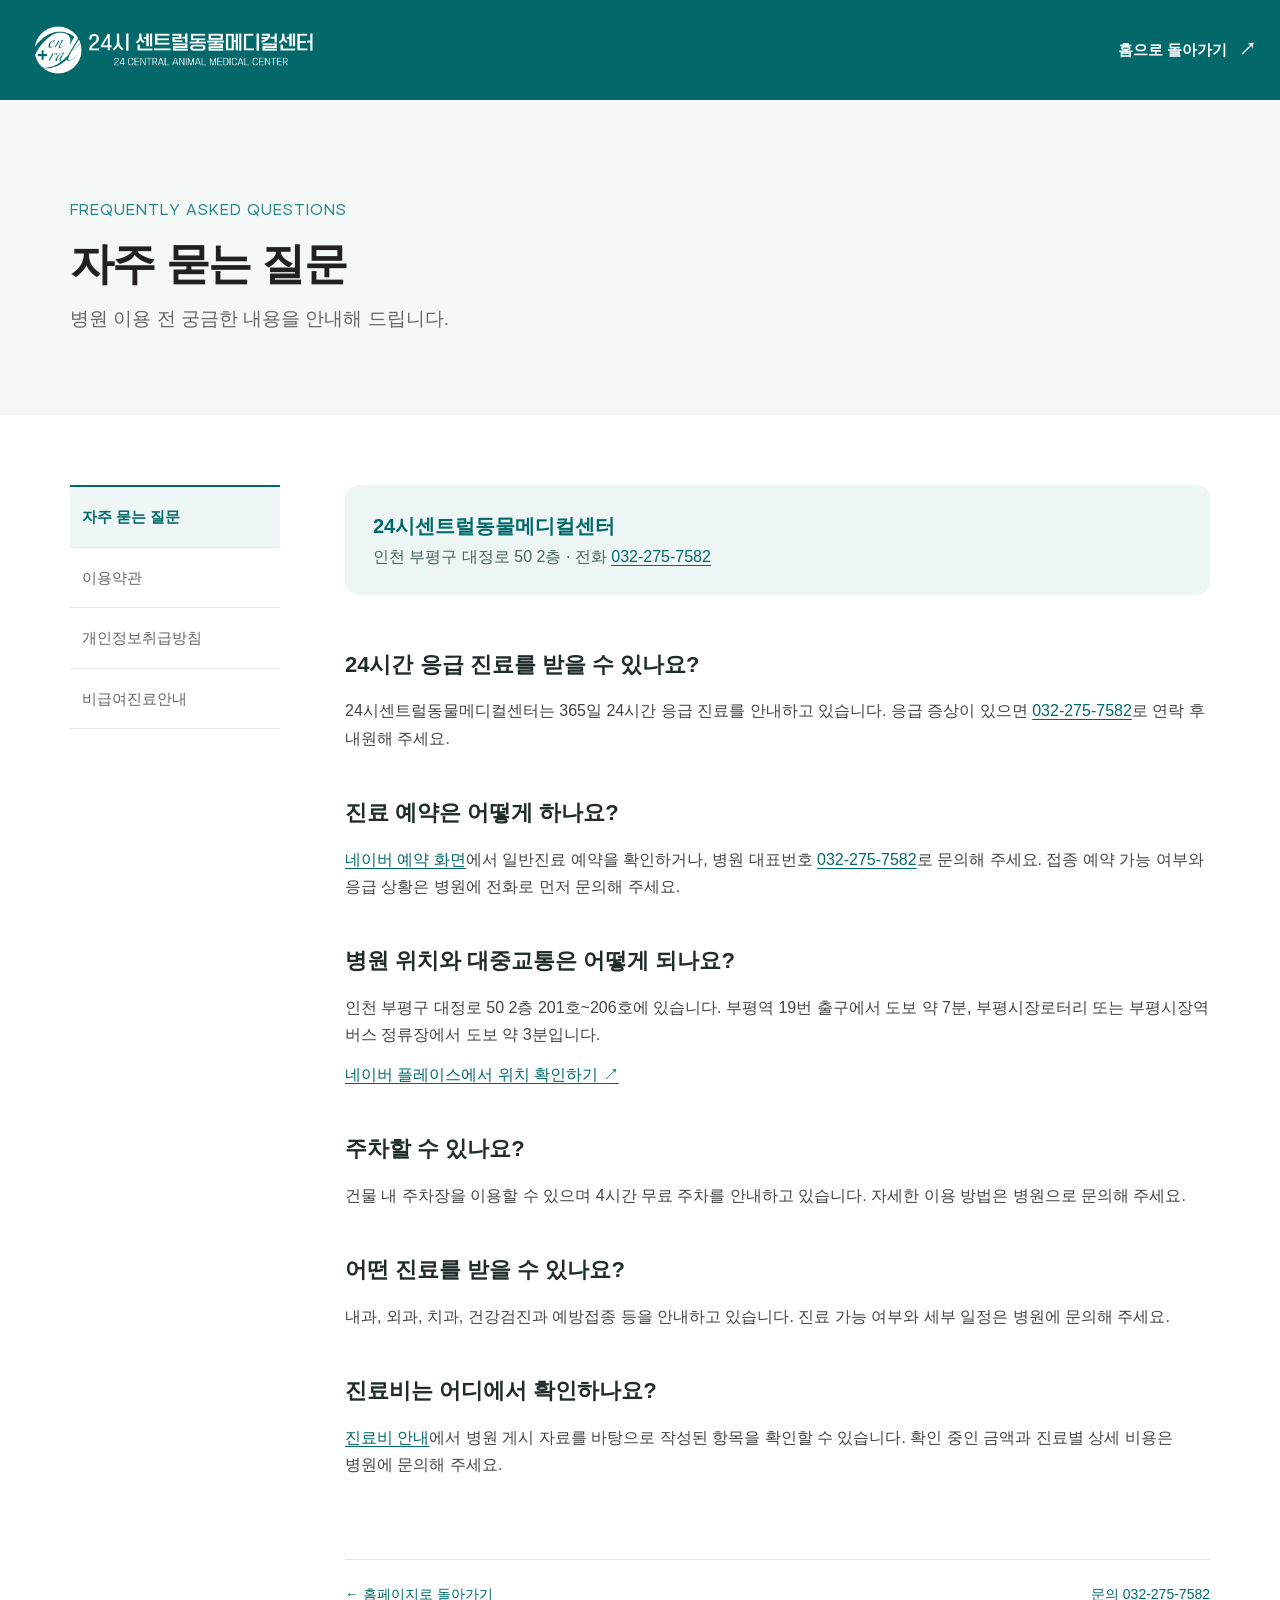
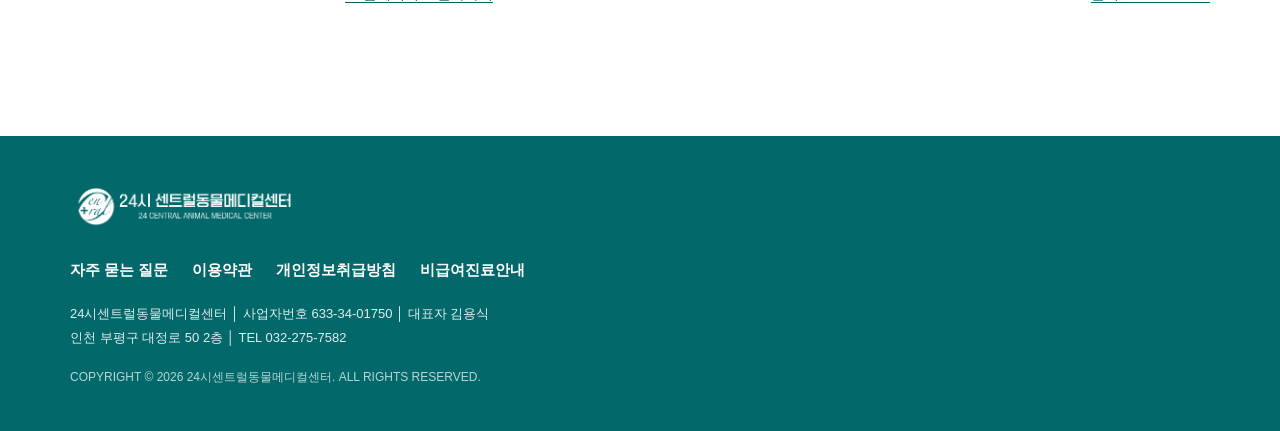
<file: faq.html>
<!doctype html><html lang="ko"><head><meta charset="utf-8"><meta name="viewport" content="width=device-width,initial-scale=1"><title>자주 묻는 질문 | 24시센트럴동물메디컬센터</title><meta name="description" content="인천 부평구 24시센트럴동물메디컬센터의 24시간 응급 진료, 네이버 예약, 주소, 주차와 진료비에 관한 자주 묻는 질문입니다."><meta name="robots" content="index,follow"><meta property="og:type" content="article"><meta property="og:title" content="자주 묻는 질문 | 24시센트럴동물메디컬센터"><meta property="og:description" content="24시간 응급 진료, 네이버 예약, 주소, 주차와 진료비 안내"><link rel="stylesheet" href="policy.css?v=1"></head><body><header class="site-header"><div class="header-inner"><a class="brand" href="index.html" aria-label="24시센트럴동물메디컬센터 홈페이지"><img src="images/logo.png" alt="24시 센트럴동물메디컬센터"></a><a class="home" href="index.html">홈으로 돌아가기 <span aria-hidden="true">↗</span></a></div></header><main><div class="intro"><div class="intro-inner"><span class="eyebrow">FREQUENTLY ASKED QUESTIONS</span><h1>자주 묻는 질문</h1><p>병원 이용 전 궁금한 내용을 안내해 드립니다.</p></div></div><div class="layout"><nav class="policy-nav" aria-label="안내 메뉴"><a href="faq.html" aria-current="page">자주 묻는 질문</a><a href="terms.html">이용약관</a><a href="privacy.html">개인정보취급방침</a><a href="fees.html">비급여진료안내</a></nav><div class="content"><div class="summary"><strong>24시센트럴동물메디컬센터</strong><p>인천 부평구 대정로 50 2층 · 전화 <a href="tel:0322757582">032-275-7582</a></p></div><section><h2>24시간 응급 진료를 받을 수 있나요?</h2><p>24시센트럴동물메디컬센터는 365일 24시간 응급 진료를 안내하고 있습니다. 응급 증상이 있으면 <a href="tel:0322757582">032-275-7582</a>로 연락 후 내원해 주세요.</p></section><section><h2>진료 예약은 어떻게 하나요?</h2><p><a href="https://pcmap.place.naver.com/pet/2013424204/booking" target="_blank" rel="noopener noreferrer">네이버 예약 화면</a>에서 일반진료 예약을 확인하거나, 병원 대표번호 <a href="tel:0322757582">032-275-7582</a>로 문의해 주세요. 접종 예약 가능 여부와 응급 상황은 병원에 전화로 먼저 문의해 주세요.</p></section><section><h2>병원 위치와 대중교통은 어떻게 되나요?</h2><p>인천 부평구 대정로 50 2층 201호~206호에 있습니다. 부평역 19번 출구에서 도보 약 7분, 부평시장로터리 또는 부평시장역 버스 정류장에서 도보 약 3분입니다.</p><p><a href="https://map.naver.com/p/entry/place/2013424204" target="_blank" rel="noopener noreferrer">네이버 플레이스에서 위치 확인하기 ↗</a></p></section><section><h2>주차할 수 있나요?</h2><p>건물 내 주차장을 이용할 수 있으며 4시간 무료 주차를 안내하고 있습니다. 자세한 이용 방법은 병원으로 문의해 주세요.</p></section><section><h2>어떤 진료를 받을 수 있나요?</h2><p>내과, 외과, 치과, 건강검진과 예방접종 등을 안내하고 있습니다. 진료 가능 여부와 세부 일정은 병원에 문의해 주세요.</p></section><section><h2>진료비는 어디에서 확인하나요?</h2><p><a href="fees.html">진료비 안내</a>에서 병원 게시 자료를 바탕으로 작성된 항목을 확인할 수 있습니다. 확인 중인 금액과 진료별 상세 비용은 병원에 문의해 주세요.</p></section><div class="bottom-links"><a href="index.html#location">← 홈페이지로 돌아가기</a><a href="tel:0322757582">문의 032-275-7582</a></div></div></div></main><footer class="site-footer"><div><img src="images/logo.png" alt="24시 센트럴동물메디컬센터"><nav aria-label="하단 안내"><a href="faq.html">자주 묻는 질문</a><a href="terms.html">이용약관</a><a href="privacy.html">개인정보취급방침</a><a href="fees.html">비급여진료안내</a></nav><p>24시센트럴동물메디컬센터 │ 사업자번호 633-34-01750 │ 대표자 김용식<br>인천 부평구 대정로 50 2층 │ TEL 032-275-7582</p><small>COPYRIGHT © 2026 24시센트럴동물메디컬센터. ALL RIGHTS RESERVED.</small></div></footer></body></html>
</file>
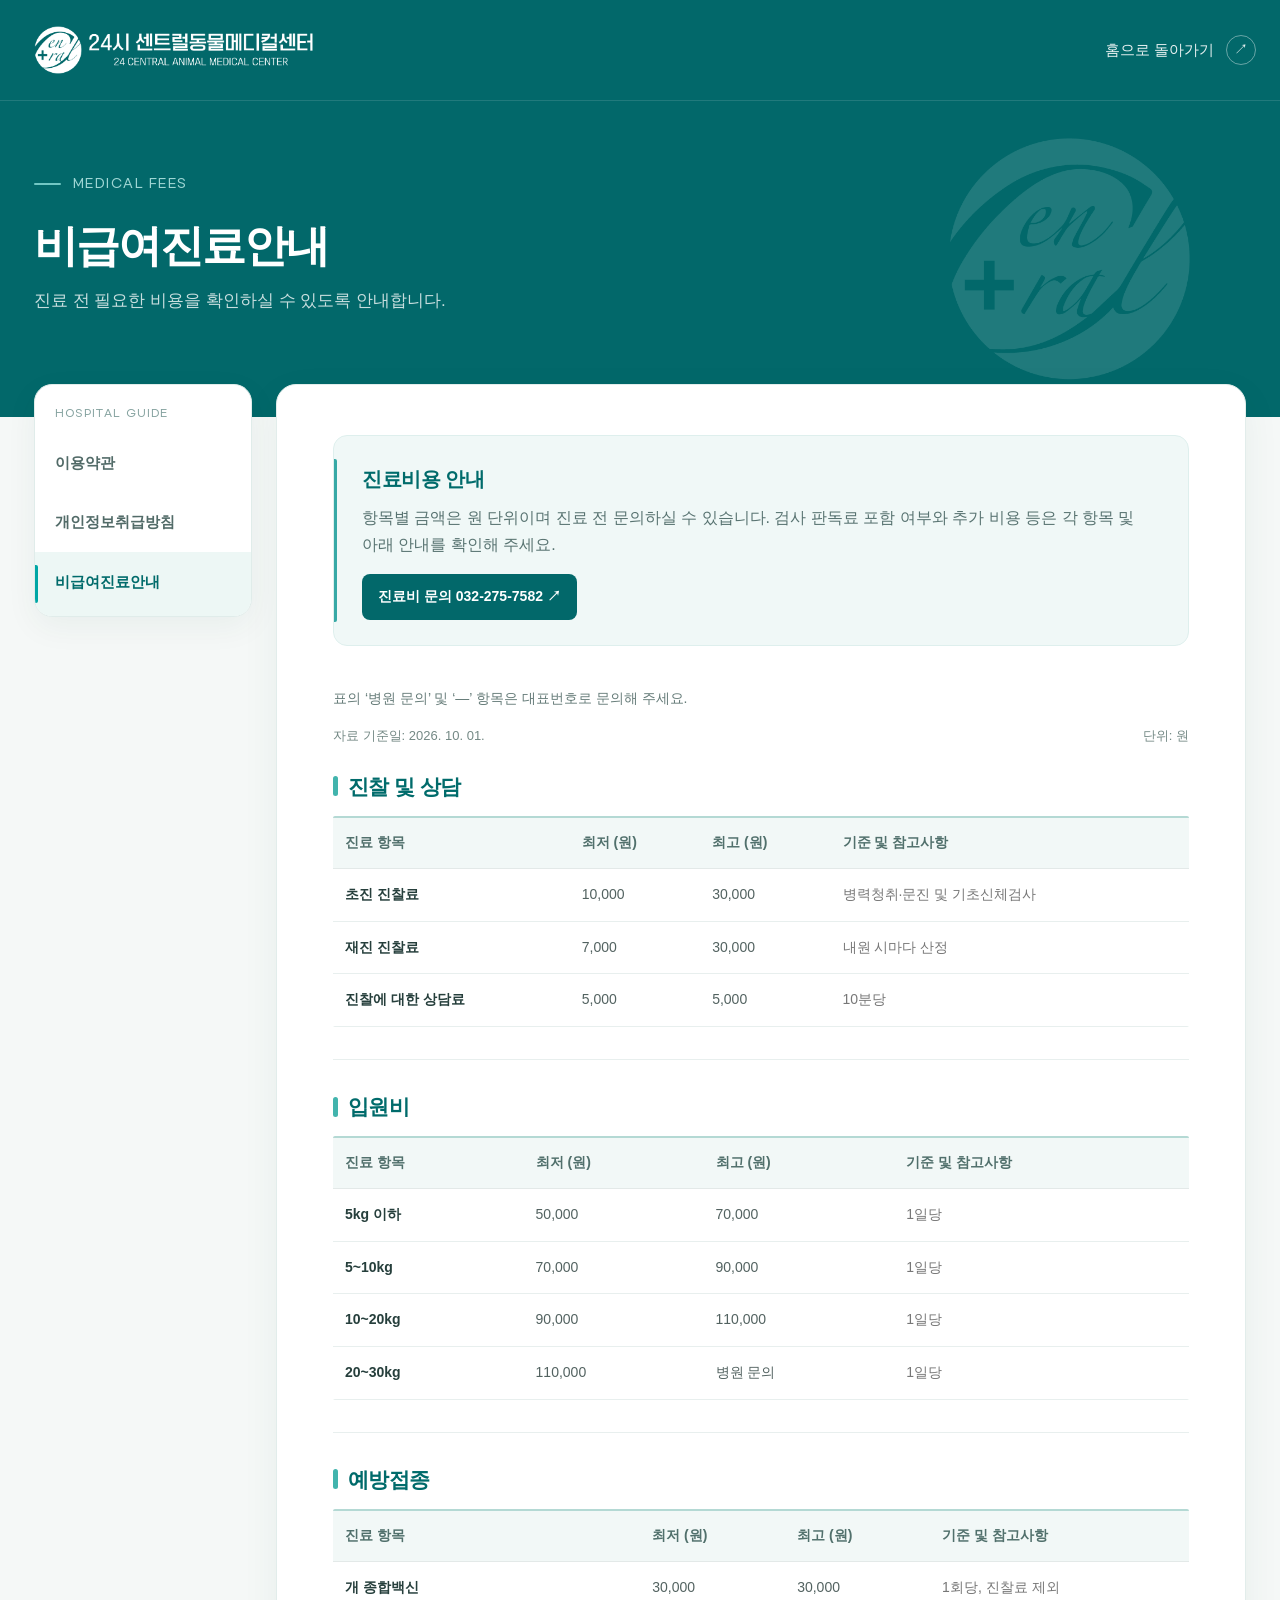
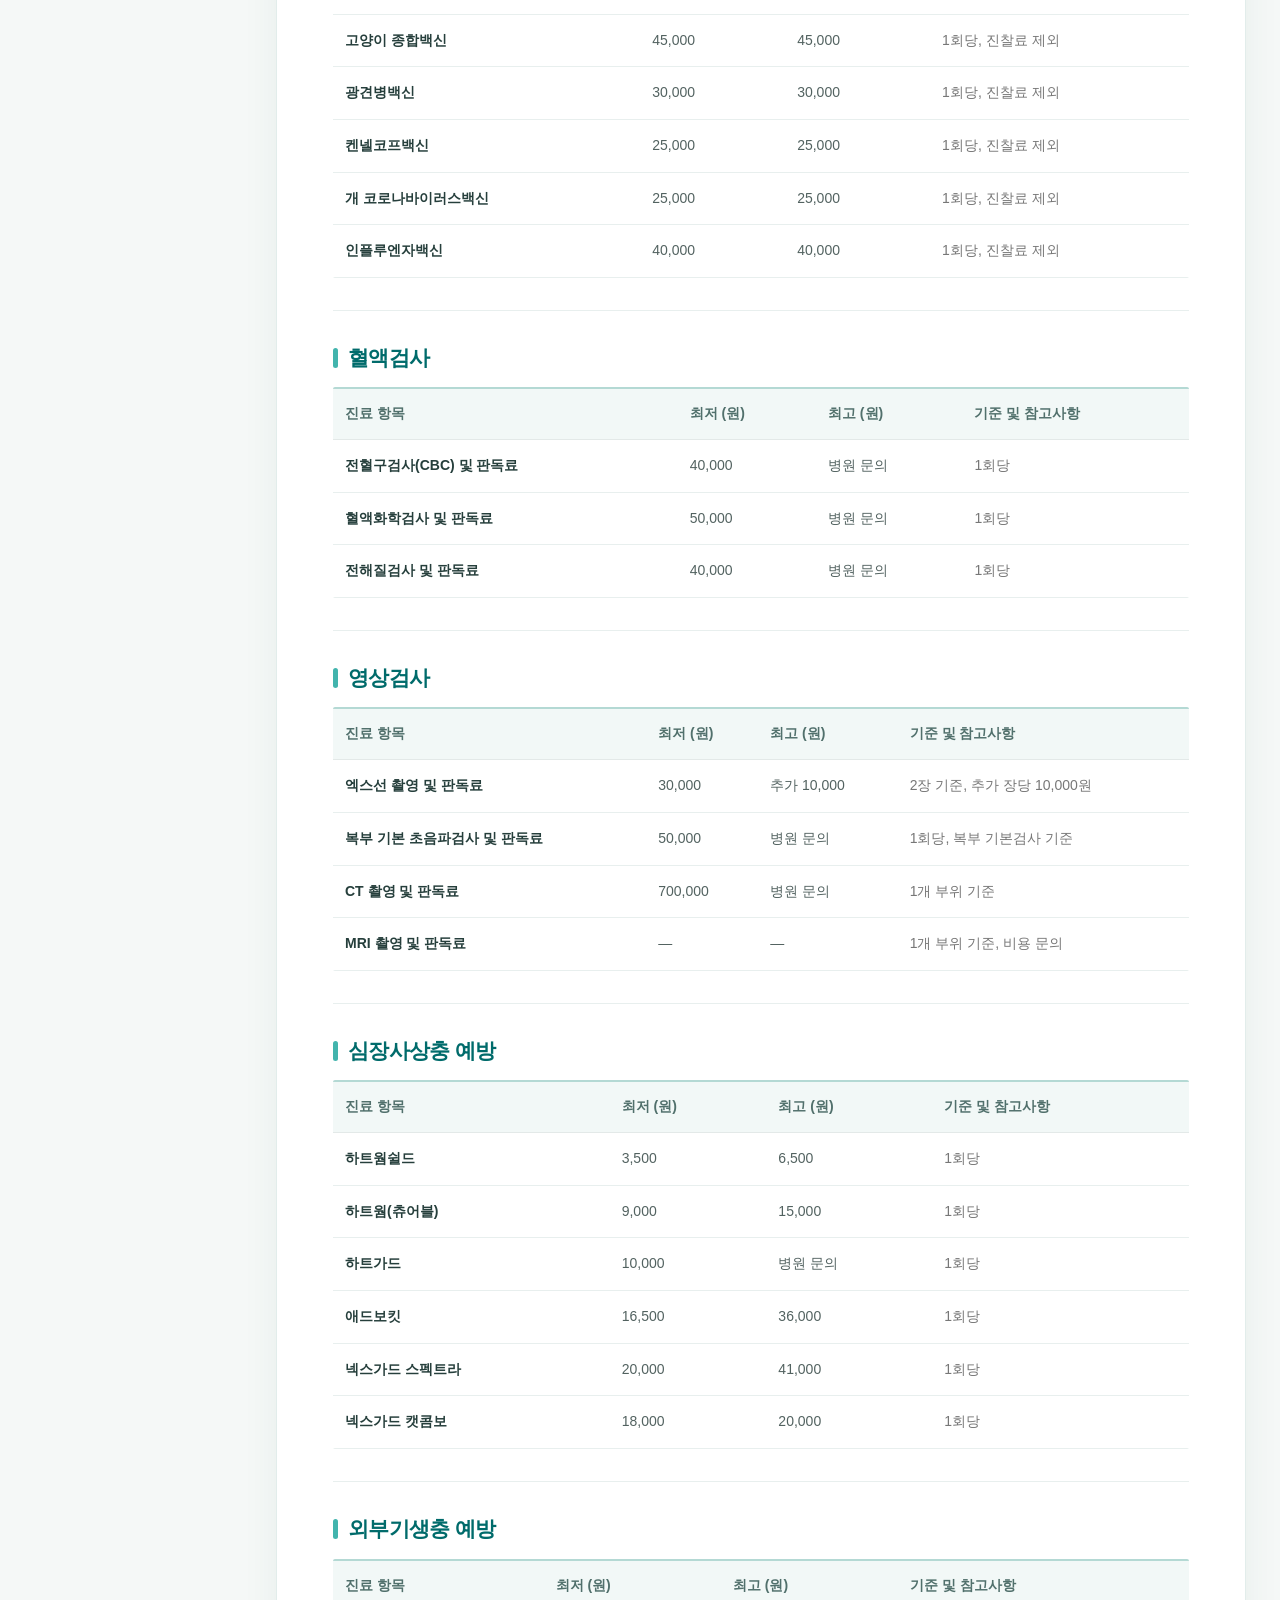
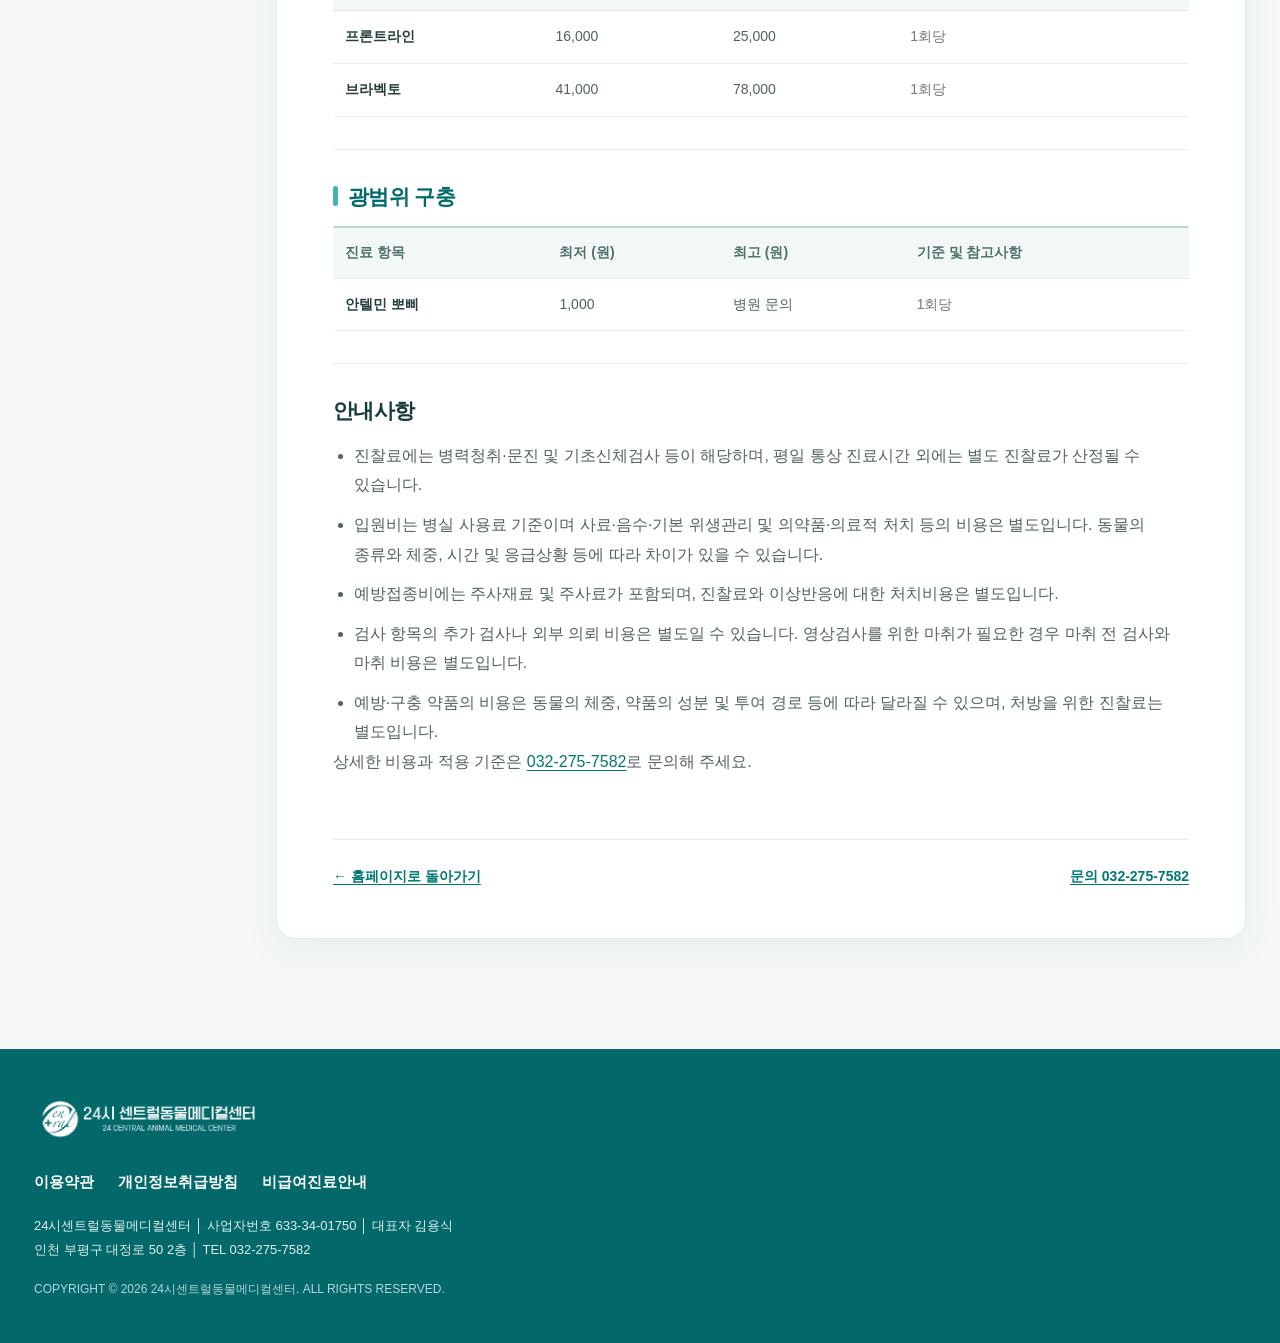
<file: fees.html>
<!doctype html><html lang="ko"><head><meta charset="utf-8"><meta name="viewport" content="width=device-width,initial-scale=1"><meta name="robots" content="noindex"><title>비급여진료안내 | 24시센트럴동물메디컬센터</title><link rel="stylesheet" href="policy.css?v=design-3"></head><body class="policy-page"><header class="site-header"><div class="header-inner"><a class="brand" href="index.html" aria-label="24시센트럴동물메디컬센터 홈페이지"><img src="images/logo.png" alt="24시 센트럴동물메디컬센터"></a><a class="home" href="index.html">홈으로 돌아가기 <span aria-hidden="true">↗</span></a></div></header><main><div class="intro"><div class="intro-inner"><span class="eyebrow">MEDICAL FEES</span><h1>비급여진료안내</h1><p>진료 전 필요한 비용을 확인하실 수 있도록 안내합니다.</p></div></div><div class="layout"><nav class="policy-nav" aria-label="안내 메뉴"><a href="terms.html">이용약관</a><a href="privacy.html">개인정보취급방침</a><a href="fees.html" aria-current="page">비급여진료안내</a></nav><div class="content"><div class="summary"><strong>진료비용 안내</strong><p>항목별 금액은 원 단위이며 진료 전 문의하실 수 있습니다. 검사 판독료 포함 여부와 추가 비용 등은 각 항목 및 아래 안내를 확인해 주세요.</p><a class="phone-button" href="tel:0322757582">진료비 문의 032-275-7582 ↗</a></div><p class="fee-note">표의 ‘병원 문의’ 및 ‘—’ 항목은 대표번호로 문의해 주세요.</p><p class="fee-meta">자료 기준일: 2026. 10. 01. <span>단위: 원</span></p><section class="fee-section"><h2>진찰 및 상담</h2><div class="table-wrap"><table><thead><tr><th scope="col">진료 항목</th><th scope="col">최저 (원)</th><th scope="col">최고 (원)</th><th scope="col">기준 및 참고사항</th></tr></thead><tbody><tr><th scope="row">초진 진찰료</th><td>10,000</td><td>30,000</td><td>병력청취·문진 및 기초신체검사</td></tr><tr><th scope="row">재진 진찰료</th><td>7,000</td><td>30,000</td><td>내원 시마다 산정</td></tr><tr><th scope="row">진찰에 대한 상담료</th><td>5,000</td><td>5,000</td><td>10분당</td></tr></tbody></table></div></section><section class="fee-section"><h2>입원비</h2><div class="table-wrap"><table><thead><tr><th scope="col">진료 항목</th><th scope="col">최저 (원)</th><th scope="col">최고 (원)</th><th scope="col">기준 및 참고사항</th></tr></thead><tbody><tr><th scope="row">5kg 이하</th><td>50,000</td><td>70,000</td><td>1일당</td></tr><tr><th scope="row">5~10kg</th><td>70,000</td><td>90,000</td><td>1일당</td></tr><tr><th scope="row">10~20kg</th><td>90,000</td><td>110,000</td><td>1일당</td></tr><tr><th scope="row">20~30kg</th><td>110,000</td><td>병원 문의</td><td>1일당</td></tr></tbody></table></div></section><section class="fee-section"><h2>예방접종</h2><div class="table-wrap"><table><thead><tr><th scope="col">진료 항목</th><th scope="col">최저 (원)</th><th scope="col">최고 (원)</th><th scope="col">기준 및 참고사항</th></tr></thead><tbody><tr><th scope="row">개 종합백신</th><td>30,000</td><td>30,000</td><td>1회당, 진찰료 제외</td></tr><tr><th scope="row">고양이 종합백신</th><td>45,000</td><td>45,000</td><td>1회당, 진찰료 제외</td></tr><tr><th scope="row">광견병백신</th><td>30,000</td><td>30,000</td><td>1회당, 진찰료 제외</td></tr><tr><th scope="row">켄넬코프백신</th><td>25,000</td><td>25,000</td><td>1회당, 진찰료 제외</td></tr><tr><th scope="row">개 코로나바이러스백신</th><td>25,000</td><td>25,000</td><td>1회당, 진찰료 제외</td></tr><tr><th scope="row">인플루엔자백신</th><td>40,000</td><td>40,000</td><td>1회당, 진찰료 제외</td></tr></tbody></table></div></section><section class="fee-section"><h2>혈액검사</h2><div class="table-wrap"><table><thead><tr><th scope="col">진료 항목</th><th scope="col">최저 (원)</th><th scope="col">최고 (원)</th><th scope="col">기준 및 참고사항</th></tr></thead><tbody><tr><th scope="row">전혈구검사(CBC) 및 판독료</th><td>40,000</td><td>병원 문의</td><td>1회당</td></tr><tr><th scope="row">혈액화학검사 및 판독료</th><td>50,000</td><td>병원 문의</td><td>1회당</td></tr><tr><th scope="row">전해질검사 및 판독료</th><td>40,000</td><td>병원 문의</td><td>1회당</td></tr></tbody></table></div></section><section class="fee-section"><h2>영상검사</h2><div class="table-wrap"><table><thead><tr><th scope="col">진료 항목</th><th scope="col">최저 (원)</th><th scope="col">최고 (원)</th><th scope="col">기준 및 참고사항</th></tr></thead><tbody><tr><th scope="row">엑스선 촬영 및 판독료</th><td>30,000</td><td>추가 10,000</td><td>2장 기준, 추가 장당 10,000원</td></tr><tr><th scope="row">복부 기본 초음파검사 및 판독료</th><td>50,000</td><td>병원 문의</td><td>1회당, 복부 기본검사 기준</td></tr><tr><th scope="row">CT 촬영 및 판독료</th><td>700,000</td><td>병원 문의</td><td>1개 부위 기준</td></tr><tr><th scope="row">MRI 촬영 및 판독료</th><td>—</td><td>—</td><td>1개 부위 기준, 비용 문의</td></tr></tbody></table></div></section><section class="fee-section"><h2>심장사상충 예방</h2><div class="table-wrap"><table><thead><tr><th scope="col">진료 항목</th><th scope="col">최저 (원)</th><th scope="col">최고 (원)</th><th scope="col">기준 및 참고사항</th></tr></thead><tbody><tr><th scope="row">하트웜쉴드</th><td>3,500</td><td>6,500</td><td>1회당</td></tr><tr><th scope="row">하트웜(츄어블)</th><td>9,000</td><td>15,000</td><td>1회당</td></tr><tr><th scope="row">하트가드</th><td>10,000</td><td>병원 문의</td><td>1회당</td></tr><tr><th scope="row">애드보킷</th><td>16,500</td><td>36,000</td><td>1회당</td></tr><tr><th scope="row">넥스가드 스펙트라</th><td>20,000</td><td>41,000</td><td>1회당</td></tr><tr><th scope="row">넥스가드 캣콤보</th><td>18,000</td><td>20,000</td><td>1회당</td></tr></tbody></table></div></section><section class="fee-section"><h2>외부기생충 예방</h2><div class="table-wrap"><table><thead><tr><th scope="col">진료 항목</th><th scope="col">최저 (원)</th><th scope="col">최고 (원)</th><th scope="col">기준 및 참고사항</th></tr></thead><tbody><tr><th scope="row">프론트라인</th><td>16,000</td><td>25,000</td><td>1회당</td></tr><tr><th scope="row">브라벡토</th><td>41,000</td><td>78,000</td><td>1회당</td></tr></tbody></table></div></section><section class="fee-section"><h2>광범위 구충</h2><div class="table-wrap"><table><thead><tr><th scope="col">진료 항목</th><th scope="col">최저 (원)</th><th scope="col">최고 (원)</th><th scope="col">기준 및 참고사항</th></tr></thead><tbody><tr><th scope="row">안텔민 뽀삐</th><td>1,000</td><td>병원 문의</td><td>1회당</td></tr></tbody></table></div></section><section><h2>안내사항</h2><ul><li>진찰료에는 병력청취·문진 및 기초신체검사 등이 해당하며, 평일 통상 진료시간 외에는 별도 진찰료가 산정될 수 있습니다.</li><li>입원비는 병실 사용료 기준이며 사료·음수·기본 위생관리 및 의약품·의료적 처치 등의 비용은 별도입니다. 동물의 종류와 체중, 시간 및 응급상황 등에 따라 차이가 있을 수 있습니다.</li><li>예방접종비에는 주사재료 및 주사료가 포함되며, 진찰료와 이상반응에 대한 처치비용은 별도입니다.</li><li>검사 항목의 추가 검사나 외부 의뢰 비용은 별도일 수 있습니다. 영상검사를 위한 마취가 필요한 경우 마취 전 검사와 마취 비용은 별도입니다.</li><li>예방·구충 약품의 비용은 동물의 체중, 약품의 성분 및 투여 경로 등에 따라 달라질 수 있으며, 처방을 위한 진찰료는 별도입니다.</li></ul><p>상세한 비용과 적용 기준은 <a href="tel:0322757582">032-275-7582</a>로 문의해 주세요.</p></section><div class="bottom-links"><a href="index.html#location">← 홈페이지로 돌아가기</a><a href="tel:0322757582">문의 032-275-7582</a></div></div></div></main><footer class="site-footer"><div><img src="images/logo.png" alt="24시 센트럴동물메디컬센터"><nav aria-label="하단 안내"><a href="terms.html">이용약관</a><a href="privacy.html">개인정보취급방침</a><a href="fees.html" aria-current="page">비급여진료안내</a></nav><p>24시센트럴동물메디컬센터 │ 사업자번호 633-34-01750 │ 대표자 김용식<br>인천 부평구 대정로 50 2층 │ TEL 032-275-7582</p><small>COPYRIGHT © 2026 24시센트럴동물메디컬센터. ALL RIGHTS RESERVED.</small></div></footer></body></html>
</file>
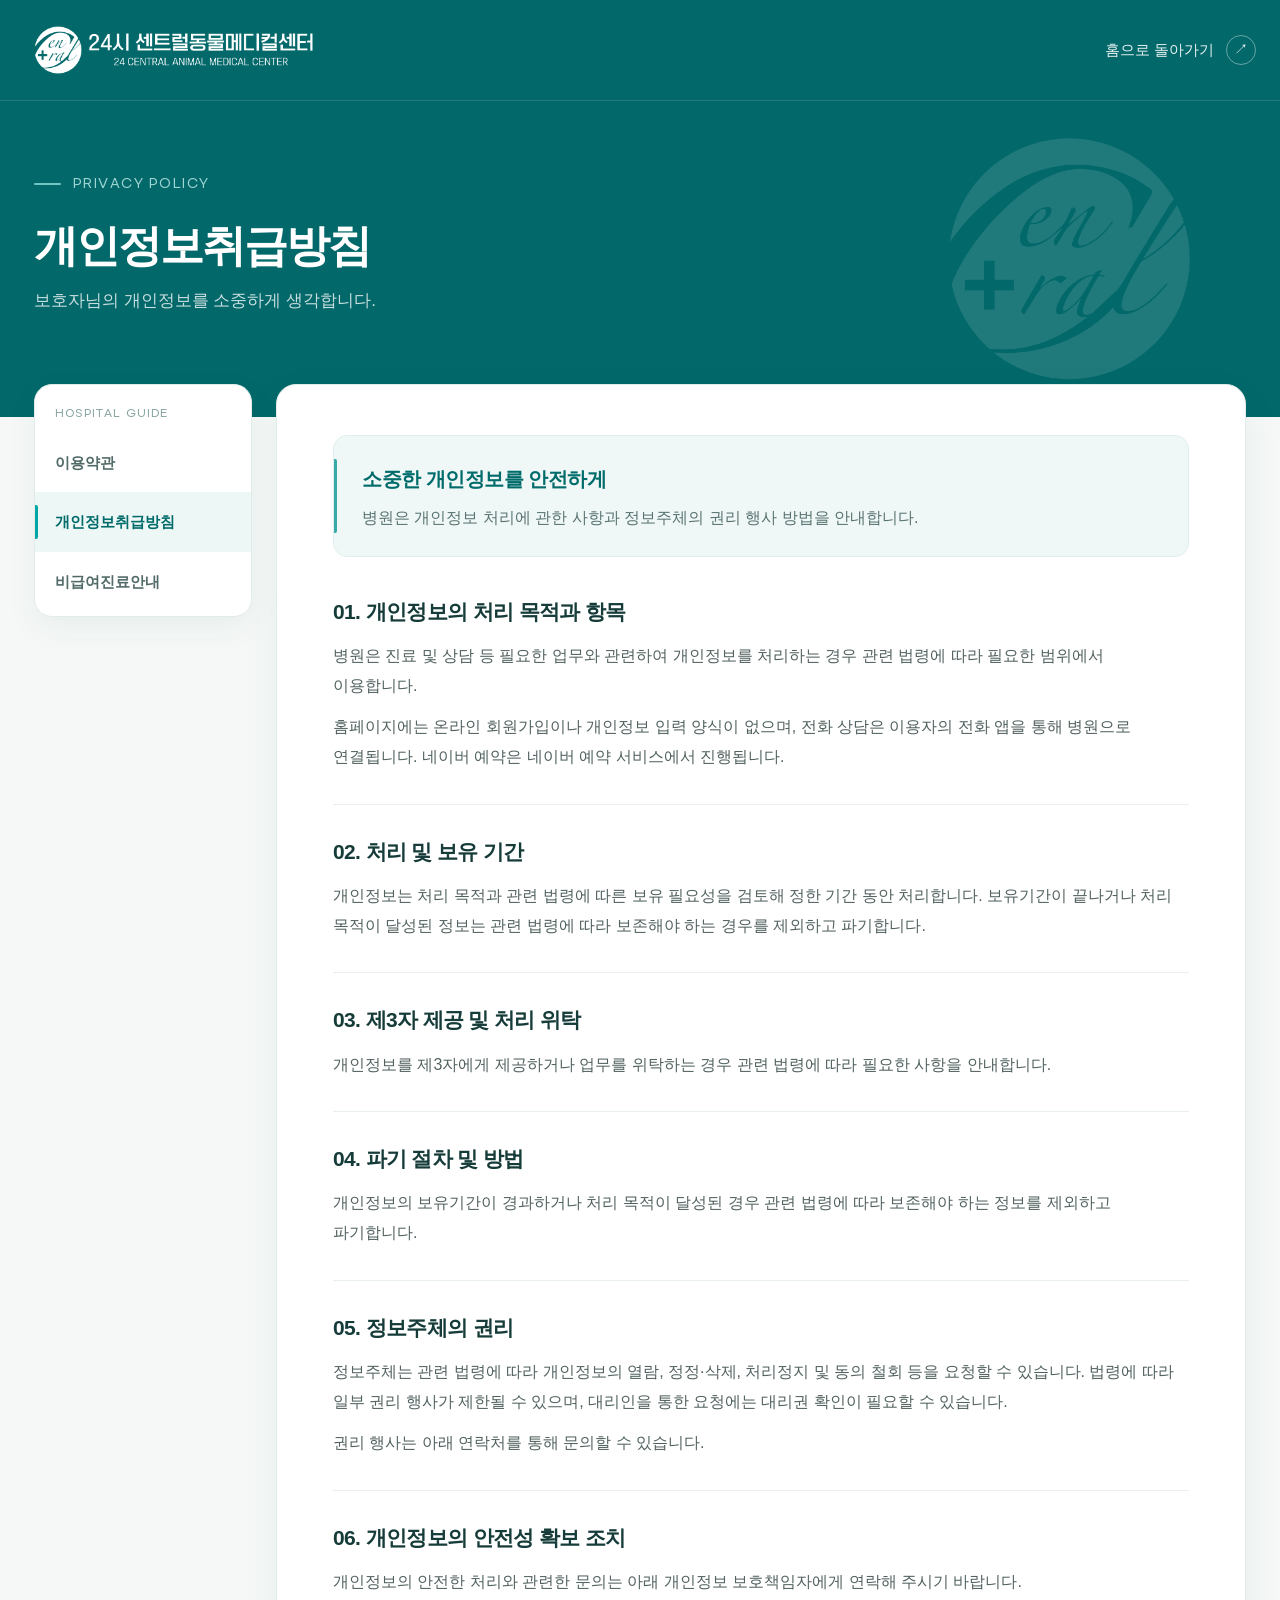
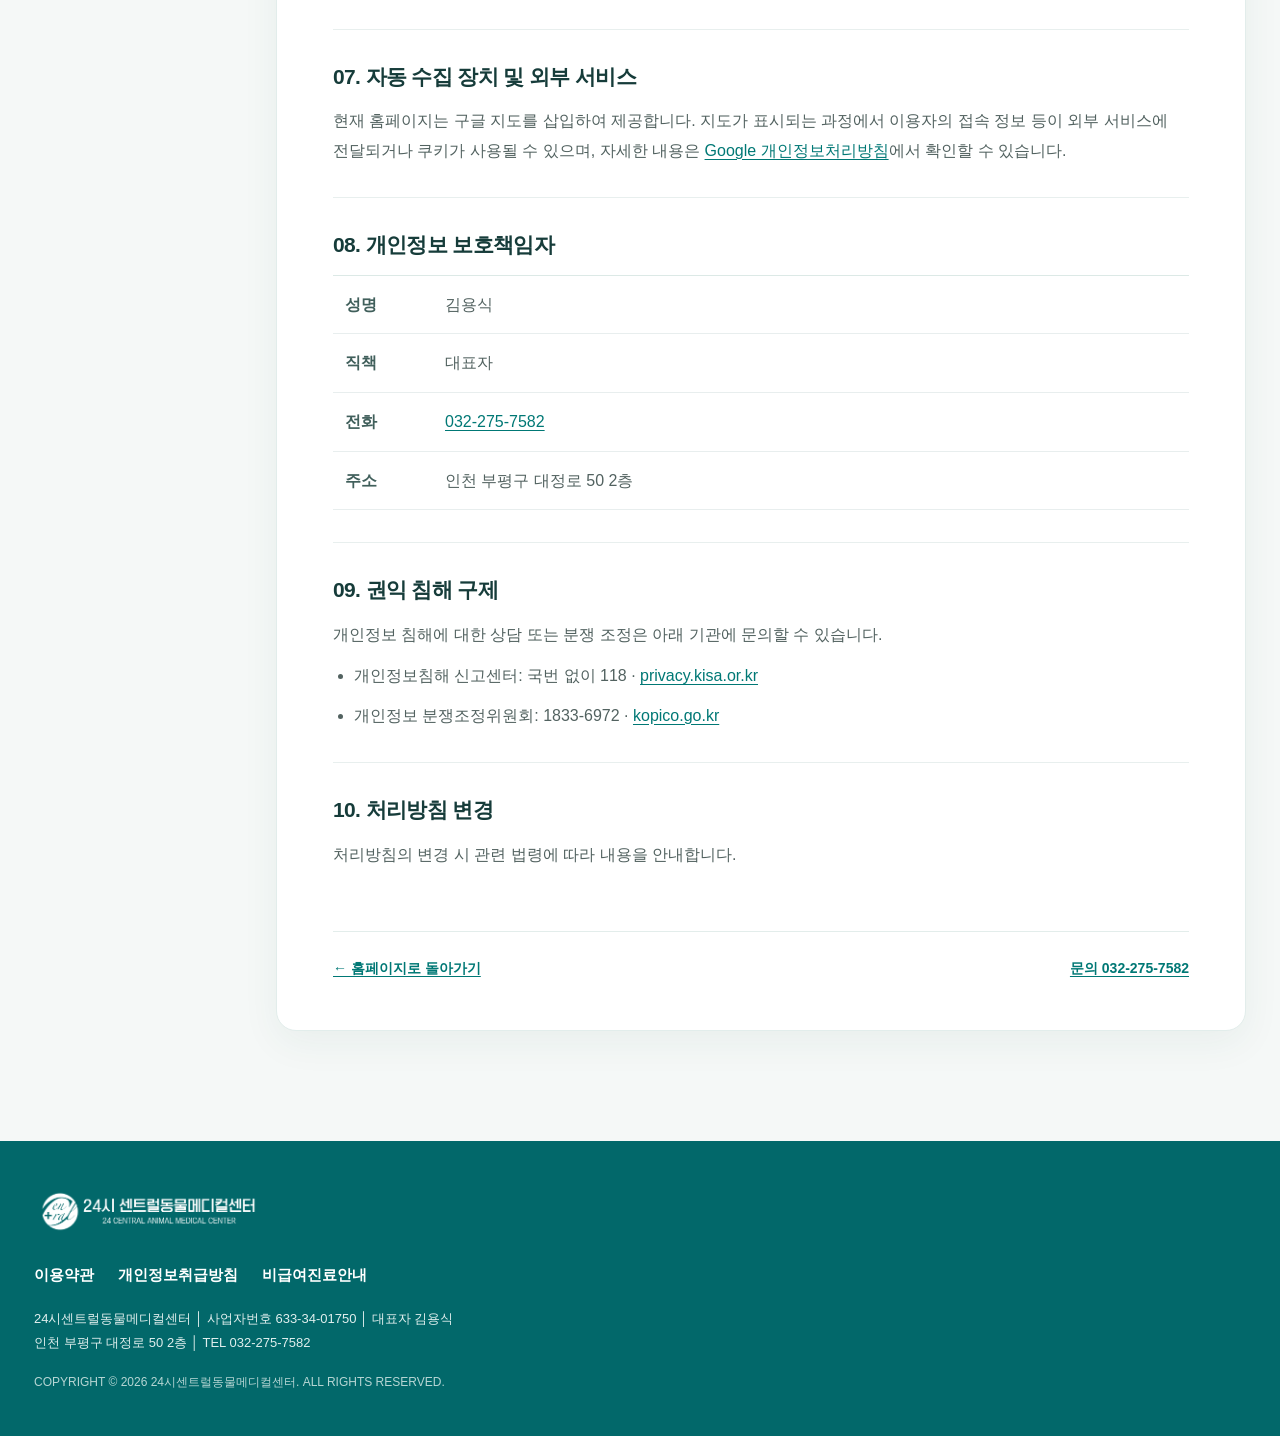
<file: privacy.html>
<!doctype html><html lang="ko"><head><meta charset="utf-8"><meta name="viewport" content="width=device-width,initial-scale=1"><meta name="robots" content="noindex"><title>개인정보취급방침 | 24시센트럴동물메디컬센터</title><link rel="stylesheet" href="policy.css?v=design-3"></head><body class="policy-page"><header class="site-header"><div class="header-inner"><a class="brand" href="index.html" aria-label="24시센트럴동물메디컬센터 홈페이지"><img src="images/logo.png" alt="24시 센트럴동물메디컬센터"></a><a class="home" href="index.html">홈으로 돌아가기 <span aria-hidden="true">↗</span></a></div></header><main><div class="intro"><div class="intro-inner"><span class="eyebrow">PRIVACY POLICY</span><h1>개인정보취급방침</h1><p>보호자님의 개인정보를 소중하게 생각합니다.</p></div></div><div class="layout"><nav class="policy-nav" aria-label="안내 메뉴"><a href="terms.html">이용약관</a><a href="privacy.html" aria-current="page">개인정보취급방침</a><a href="fees.html">비급여진료안내</a></nav><div class="content"><div class="summary"><strong>소중한 개인정보를 안전하게</strong><p>병원은 개인정보 처리에 관한 사항과 정보주체의 권리 행사 방법을 안내합니다.</p></div><section><h2>01. 개인정보의 처리 목적과 항목</h2><p>병원은 진료 및 상담 등 필요한 업무와 관련하여 개인정보를 처리하는 경우 관련 법령에 따라 필요한 범위에서 이용합니다.</p><p>홈페이지에는 온라인 회원가입이나 개인정보 입력 양식이 없으며, 전화 상담은 이용자의 전화 앱을 통해 병원으로 연결됩니다. 네이버 예약은 네이버 예약 서비스에서 진행됩니다.</p></section><section><h2>02. 처리 및 보유 기간</h2><p>개인정보는 처리 목적과 관련 법령에 따른 보유 필요성을 검토해 정한 기간 동안 처리합니다. 보유기간이 끝나거나 처리 목적이 달성된 정보는 관련 법령에 따라 보존해야 하는 경우를 제외하고 파기합니다.</p></section><section><h2>03. 제3자 제공 및 처리 위탁</h2><p>개인정보를 제3자에게 제공하거나 업무를 위탁하는 경우 관련 법령에 따라 필요한 사항을 안내합니다.</p></section><section><h2>04. 파기 절차 및 방법</h2><p>개인정보의 보유기간이 경과하거나 처리 목적이 달성된 경우 관련 법령에 따라 보존해야 하는 정보를 제외하고 파기합니다.</p></section><section><h2>05. 정보주체의 권리</h2><p>정보주체는 관련 법령에 따라 개인정보의 열람, 정정·삭제, 처리정지 및 동의 철회 등을 요청할 수 있습니다. 법령에 따라 일부 권리 행사가 제한될 수 있으며, 대리인을 통한 요청에는 대리권 확인이 필요할 수 있습니다.</p><p>권리 행사는 아래 연락처를 통해 문의할 수 있습니다.</p></section><section><h2>06. 개인정보의 안전성 확보 조치</h2><p>개인정보의 안전한 처리와 관련한 문의는 아래 개인정보 보호책임자에게 연락해 주시기 바랍니다.</p></section><section><h2>07. 자동 수집 장치 및 외부 서비스</h2><p>현재 홈페이지는 구글 지도를 삽입하여 제공합니다. 지도가 표시되는 과정에서 이용자의 접속 정보 등이 외부 서비스에 전달되거나 쿠키가 사용될 수 있으며, 자세한 내용은 <a href="https://policies.google.com/privacy?hl=ko" target="_blank" rel="noopener noreferrer">Google 개인정보처리방침</a>에서 확인할 수 있습니다.</p></section><section><h2>08. 개인정보 보호책임자</h2><dl class="contact-list"><div><dt>성명</dt><dd>김용식</dd></div><div><dt>직책</dt><dd>대표자</dd></div><div><dt>전화</dt><dd><a href="tel:0322757582">032-275-7582</a></dd></div><div><dt>주소</dt><dd>인천 부평구 대정로 50 2층</dd></div></dl></section><section><h2>09. 권익 침해 구제</h2><p>개인정보 침해에 대한 상담 또는 분쟁 조정은 아래 기관에 문의할 수 있습니다.</p><ul><li>개인정보침해 신고센터: 국번 없이 118 · <a href="https://privacy.kisa.or.kr" target="_blank" rel="noopener noreferrer">privacy.kisa.or.kr</a></li><li>개인정보 분쟁조정위원회: 1833-6972 · <a href="https://www.kopico.go.kr" target="_blank" rel="noopener noreferrer">kopico.go.kr</a></li></ul></section><section><h2>10. 처리방침 변경</h2><p>처리방침의 변경 시 관련 법령에 따라 내용을 안내합니다.</p></section><div class="bottom-links"><a href="index.html#location">← 홈페이지로 돌아가기</a><a href="tel:0322757582">문의 032-275-7582</a></div></div></div></main><footer class="site-footer"><div><img src="images/logo.png" alt="24시 센트럴동물메디컬센터"><nav aria-label="하단 안내"><a href="terms.html">이용약관</a><a href="privacy.html" aria-current="page">개인정보취급방침</a><a href="fees.html">비급여진료안내</a></nav><p>24시센트럴동물메디컬센터 │ 사업자번호 633-34-01750 │ 대표자 김용식<br>인천 부평구 대정로 50 2층 │ TEL 032-275-7582</p><small>COPYRIGHT © 2026 24시센트럴동물메디컬센터. ALL RIGHTS RESERVED.</small></div></footer></body></html>
</file>
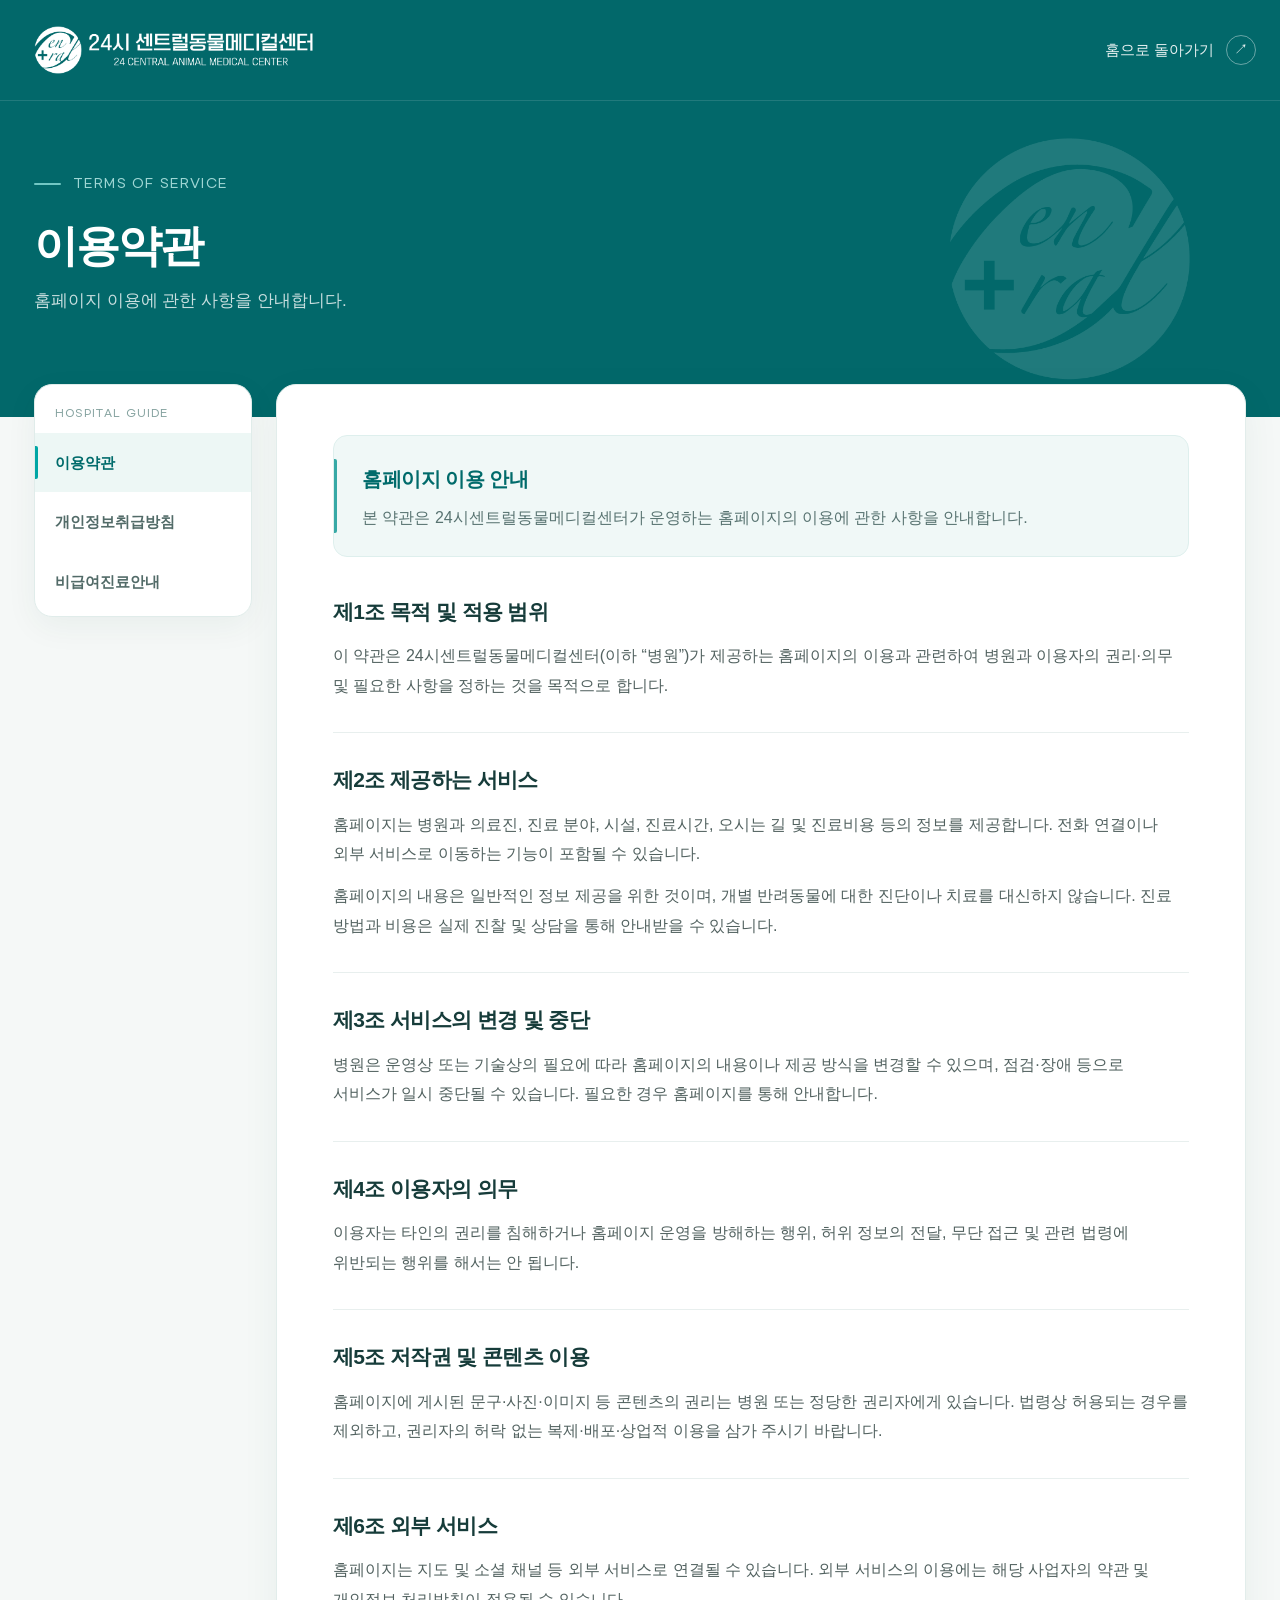
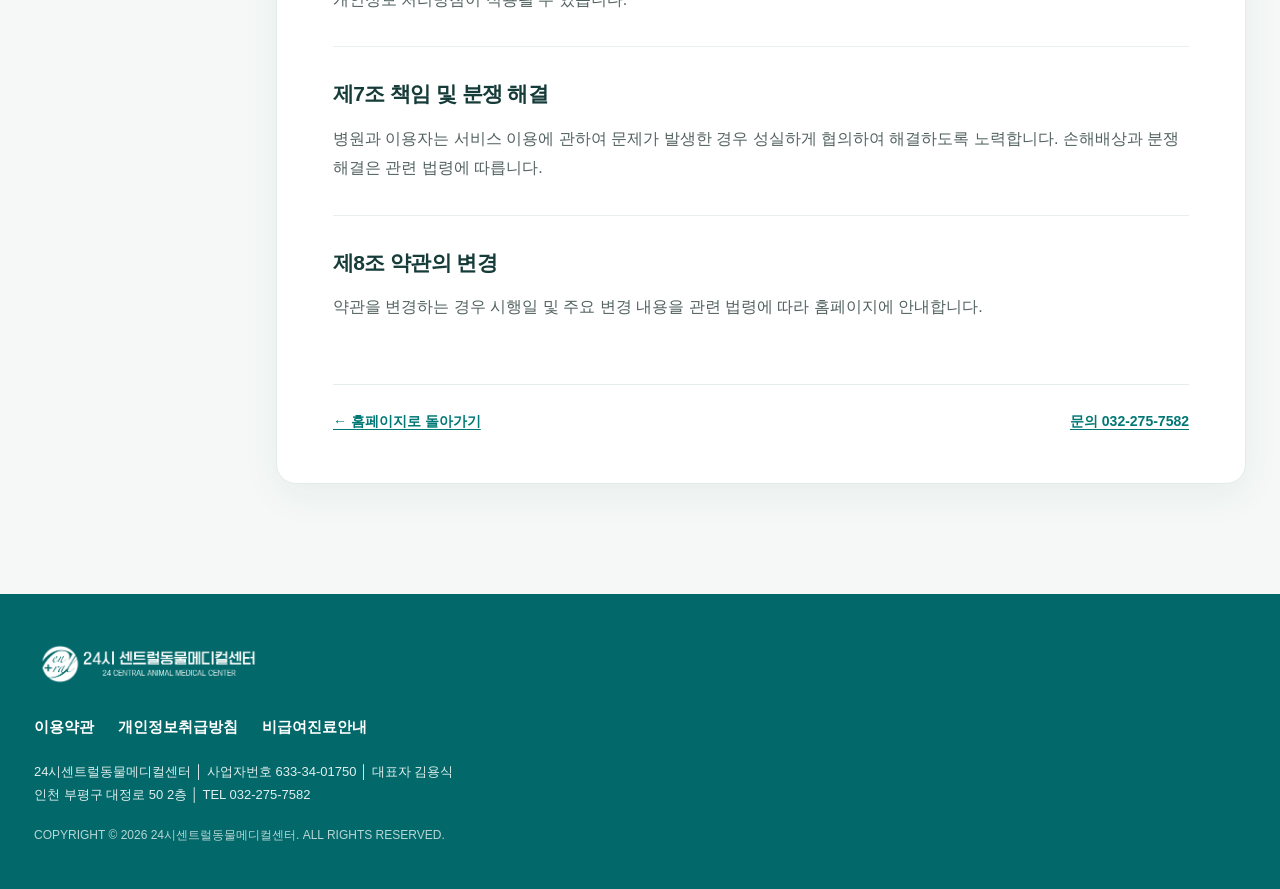
<file: terms.html>
<!doctype html><html lang="ko"><head><meta charset="utf-8"><meta name="viewport" content="width=device-width,initial-scale=1"><meta name="robots" content="noindex"><title>이용약관 | 24시센트럴동물메디컬센터</title><link rel="stylesheet" href="policy.css?v=design-3"></head><body class="policy-page"><header class="site-header"><div class="header-inner"><a class="brand" href="index.html" aria-label="24시센트럴동물메디컬센터 홈페이지"><img src="images/logo.png" alt="24시 센트럴동물메디컬센터"></a><a class="home" href="index.html">홈으로 돌아가기 <span aria-hidden="true">↗</span></a></div></header><main><div class="intro"><div class="intro-inner"><span class="eyebrow">TERMS OF SERVICE</span><h1>이용약관</h1><p>홈페이지 이용에 관한 사항을 안내합니다.</p></div></div><div class="layout"><nav class="policy-nav" aria-label="안내 메뉴"><a href="terms.html" aria-current="page">이용약관</a><a href="privacy.html">개인정보취급방침</a><a href="fees.html">비급여진료안내</a></nav><div class="content"><div class="summary"><strong>홈페이지 이용 안내</strong><p>본 약관은 24시센트럴동물메디컬센터가 운영하는 홈페이지의 이용에 관한 사항을 안내합니다.</p></div><section><h2>제1조 목적 및 적용 범위</h2><p>이 약관은 24시센트럴동물메디컬센터(이하 “병원”)가 제공하는 홈페이지의 이용과 관련하여 병원과 이용자의 권리·의무 및 필요한 사항을 정하는 것을 목적으로 합니다.</p></section><section><h2>제2조 제공하는 서비스</h2><p>홈페이지는 병원과 의료진, 진료 분야, 시설, 진료시간, 오시는 길 및 진료비용 등의 정보를 제공합니다. 전화 연결이나 외부 서비스로 이동하는 기능이 포함될 수 있습니다.</p><p>홈페이지의 내용은 일반적인 정보 제공을 위한 것이며, 개별 반려동물에 대한 진단이나 치료를 대신하지 않습니다. 진료 방법과 비용은 실제 진찰 및 상담을 통해 안내받을 수 있습니다.</p></section><section><h2>제3조 서비스의 변경 및 중단</h2><p>병원은 운영상 또는 기술상의 필요에 따라 홈페이지의 내용이나 제공 방식을 변경할 수 있으며, 점검·장애 등으로 서비스가 일시 중단될 수 있습니다. 필요한 경우 홈페이지를 통해 안내합니다.</p></section><section><h2>제4조 이용자의 의무</h2><p>이용자는 타인의 권리를 침해하거나 홈페이지 운영을 방해하는 행위, 허위 정보의 전달, 무단 접근 및 관련 법령에 위반되는 행위를 해서는 안 됩니다.</p></section><section><h2>제5조 저작권 및 콘텐츠 이용</h2><p>홈페이지에 게시된 문구·사진·이미지 등 콘텐츠의 권리는 병원 또는 정당한 권리자에게 있습니다. 법령상 허용되는 경우를 제외하고, 권리자의 허락 없는 복제·배포·상업적 이용을 삼가 주시기 바랍니다.</p></section><section><h2>제6조 외부 서비스</h2><p>홈페이지는 지도 및 소셜 채널 등 외부 서비스로 연결될 수 있습니다. 외부 서비스의 이용에는 해당 사업자의 약관 및 개인정보 처리방침이 적용될 수 있습니다.</p></section><section><h2>제7조 책임 및 분쟁 해결</h2><p>병원과 이용자는 서비스 이용에 관하여 문제가 발생한 경우 성실하게 협의하여 해결하도록 노력합니다. 손해배상과 분쟁 해결은 관련 법령에 따릅니다.</p></section><section><h2>제8조 약관의 변경</h2><p>약관을 변경하는 경우 시행일 및 주요 변경 내용을 관련 법령에 따라 홈페이지에 안내합니다.</p></section><div class="bottom-links"><a href="index.html#location">← 홈페이지로 돌아가기</a><a href="tel:0322757582">문의 032-275-7582</a></div></div></div></main><footer class="site-footer"><div><img src="images/logo.png" alt="24시 센트럴동물메디컬센터"><nav aria-label="하단 안내"><a href="terms.html" aria-current="page">이용약관</a><a href="privacy.html">개인정보취급방침</a><a href="fees.html">비급여진료안내</a></nav><p>24시센트럴동물메디컬센터 │ 사업자번호 633-34-01750 │ 대표자 김용식<br>인천 부평구 대정로 50 2층 │ TEL 032-275-7582</p><small>COPYRIGHT © 2026 24시센트럴동물메디컬센터. ALL RIGHTS RESERVED.</small></div></footer></body></html>
</file>
<file: style.css>
@import url('https://fonts.googleapis.com/css2?family=Noto+Sans+KR:wght@100;400;500;600;700;800&display=swap');
html{scrollbar-width:none;-ms-overflow-style:none}
html::-webkit-scrollbar{display:none}
:root{--teal:#02686a;--ink:#212121;--muted:#666}*{box-sizing:border-box}html{scroll-behavior:smooth}body{margin:0;font-family:Pretendard,'Noto Sans KR',sans-serif;color:var(--ink);line-height:1.55}a{text-decoration:none;color:inherit}img{max-width:100%;display:block}button{font:inherit;cursor:pointer}.wrap{width:min(1440px,calc(100% - 64px));margin:auto}header{height:100px;background:var(--teal);display:flex;align-items:center;justify-content:space-between;padding:0 5.5%;color:white}header img{width:301px}nav{display:flex;align-items:center;gap:60px;font-weight:600;font-size:18px}.menu{display:none}.hero{height:789px;background:linear-gradient(90deg,rgba(0,0,0,.52),transparent 70%),url('images/vis1.jpg') center/cover no-repeat;color:white;display:flex;align-items:center}.hero h1{font-size:50px;line-height:1.25;margin:0 0 55px}.hero p{font-size:26px}.quick{position:fixed;right:7%;top:34%;z-index:5;display:grid;gap:7px}.quick a{width:70px;height:70px;border-radius:50%;background:var(--teal);color:white;display:grid;place-content:center;text-align:center;font-size:24px;line-height:1}.quick small{font-size:10px;margin-top:5px}.quick .up{background:white;color:var(--teal);box-shadow:0 2px 10px #0002}.center{text-align:center}.story{min-height:630px;padding:140px 24px 80px;background:linear-gradient(#ffffffb5,#fff),url('images/section1.jpg') center/cover}.eyebrow{font-size:30px;color:#2b8688;font-weight:800}.story h2{font-size:50px;line-height:1.25;color:var(--teal);margin:28px 0 75px}.story p{font-size:20px;color:#777}.stats{background:linear-gradient(135deg,#006d6e,#00a4a0);color:white;padding:135px 0}.stats .wrap{display:flex;justify-content:center;gap:200px;text-align:center}.stats b{font-size:80px;line-height:1}.stats b span{font-size:45px}.stats p{font-weight:700}.director{display:grid;grid-template-columns:40% 60%;background:#f8f8f8;min-height:760px}.portrait{background:#95bdbd url('images/symbol.png') 10% 15%/55% no-repeat;display:flex;align-items:end;justify-content:center}.portrait img{max-height:700px;object-fit:contain}.director-info{padding:110px 10% 60px 7%}blockquote{font-size:36px;color:#888;margin:0;padding:0 0 70px;border-bottom:1px solid #8eb5b5}blockquote small{display:flex;align-items:center;justify-content:flex-end;font-size:14px;margin-top:25px}blockquote img{width:140px}.credentials{display:grid;grid-template-columns:1fr 2fr 1.6fr;gap:30px;padding-top:50px;font-size:15px}.credentials h3,.credentials strong{color:var(--teal)}.credentials h3{font-size:27px}.section{padding-top:190px;padding-bottom:190px}.heading{text-align:center;margin-bottom:90px}.heading h2{font-size:40px;line-height:1.3;margin:0 0 35px}.heading p{font-size:26px;color:#666;line-height:1.5;margin:0}.tabs{display:flex;justify-content:center;border-bottom:1px solid #ddd;margin-bottom:80px;gap:0;overflow:auto}.tabs button,.tabs span{background:none;border:0;border-bottom:2px solid transparent;padding:22px 32px;white-space:nowrap;font-size:17px;font-weight:700;color:#444}.tabs button.active,.tabs span:first-child{color:var(--teal);border-color:var(--teal)}.team-grid{display:grid;grid-template-columns:repeat(4,1fr);gap:20px}.team-grid article,.steps article,.equipment-grid article{border-radius:18px;background:white;box-shadow:0 4px 9px #0002;padding:32px}.team-grid article{min-height:440px}.team-grid h3{font-size:19px}.team-grid small{font-size:14px}.team-grid strong,.team-grid h3:before{color:var(--teal)}.team-grid p{font-size:14px;line-height:1.9}.teal{background:var(--teal);color:white}.treatment{padding:190px 0 150px;overflow:hidden}.light p{color:#c7e3e2}.photo-strip{display:flex;gap:18px;width:110%;margin-left:-5%}.photo-strip img{width:20%;height:480px;object-fit:cover;border-radius:20px}.feature{display:grid;grid-template-columns:41% 1fr;gap:20px}.feature>img{width:100%;height:353px;object-fit:cover;border-radius:20px}.feature>div{padding:45px 9%;background:#f8f8f8;border-radius:20px}.feature h3,.feature strong{color:var(--teal)}.feature h3{font-size:25px;margin:0 0 25px}.feature strong{display:block;margin-top:20px}.feature p{font-size:16px;color:#666}.process{padding:180px 0}.process-layout{display:grid;grid-template-columns:30% 1fr;gap:35px;align-items:start}.process h2{font-size:38px;line-height:1.3}.process small{font-weight:700}.white-btn{display:inline-block;background:white;color:var(--teal);padding:12px 25px;border-radius:6px;margin-top:20px;font-weight:700}.steps{display:grid;grid-template-columns:repeat(3,1fr);gap:20px;color:#333}.steps.four{grid-template-columns:repeat(4,1fr)}.steps article{min-height:215px}.steps em{display:inline-block;background:var(--teal);color:white;font-size:12px;font-style:normal;font-weight:bold;padding:3px 7px;border-radius:4px}.steps h3{color:var(--teal);font-size:18px;margin:30px 0 10px}.steps p{color:#666;font-size:14px}.gray{background:#f8f8f8}.care-grid{display:grid;grid-template-columns:1fr 1fr;gap:20px}.care-grid article{background:#f8f8f8;border-radius:20px;overflow:hidden}.care-grid img{width:100%;height:250px;object-fit:cover}.care-grid h3,.care-grid p{margin:18px 30px;color:var(--teal);font-size:18px}.care-grid p{color:#666;font-size:14px}.dental-signs{display:grid;grid-template-columns:1.4fr 1fr;gap:20px}.dental-signs img{height:490px;width:100%;object-fit:cover;border-radius:20px}.dental-signs>div{display:grid;gap:15px}.dental-signs article{background:white;box-shadow:0 3px 8px #0002;border-radius:15px;padding:25px;color:var(--teal);font-weight:700}.check-grid{display:grid;grid-template-columns:1fr 1fr;gap:20px}.check-grid .four{grid-template-columns:1fr 1fr}.check-grid img{width:100%;height:100%;object-fit:cover}.equipment-grid{display:grid;grid-template-columns:repeat(4,1fr);gap:20px}.equipment-grid article{background:#f9f9f9;min-height:350px}.equipment-grid h3{font-size:17px;margin:0}.equipment-grid p{color:var(--teal);font-size:14px;font-weight:700}.equipment-grid img{width:100%;height:210px;object-fit:contain;mix-blend-mode:multiply}.facility{display:flex;align-items:center;justify-content:center;gap:20px}.facility img{width:min(710px,75vw);height:470px;object-fit:cover;border-radius:20px}.facility button{border:0;border-radius:50%;background:#fff;color:var(--teal);width:50px;height:50px;font-size:32px}.btn{display:inline-block;padding:14px 30px;background:var(--teal);color:white;border-radius:7px}.hours{background:url('images/section17.jpg') center/cover;padding:90px 0}.hours-grid{margin-left:auto;width:50%;display:grid;grid-template-columns:1fr 1fr;gap:20px}.hours-grid article{background:white;text-align:center;padding:32px;border-radius:18px;box-shadow:0 2px 6px #0002;color:var(--teal)}.hours-grid article:last-child{background:var(--teal);color:white}.hours-grid h3{font-size:24px}.hours-grid b{font-size:15px}.hours-grid p{font-size:13px}footer{background:var(--teal);color:white;padding:90px 0 40px}.footer-grid{display:grid;grid-template-columns:1.4fr 1fr 1fr;gap:55px}.footer-grid h3{font-size:18px}.footer-grid p,.footer-bottom p{font-size:14px;opacity:.8}.phone{font-size:36px;font-weight:800}.map{min-height:300px;background:#dce9e6;display:grid;place-content:center;color:var(--teal);font-weight:700}.footer-bottom{display:flex;gap:60px;align-items:center;margin-top:80px}.footer-bottom img{width:220px}@media(max-width:900px){header{height:75px}header img{width:220px}.menu{display:block;background:none;color:white;border:0;font-size:28px}nav{display:none;position:absolute;top:75px;left:0;right:0;background:var(--teal);padding:25px;z-index:10;gap:20px;flex-direction:column}nav.open{display:flex}.hero{height:570px}.hero h1{font-size:36px}.hero p{font-size:18px}.quick{right:12px;top:auto;bottom:20px}.quick a{width:50px;height:50px;font-size:18px}.quick small{font-size:8px}.section{padding:100px 0}.heading{margin-bottom:50px}.heading h2{font-size:30px}.heading p{font-size:18px}.stats .wrap{gap:40px}.stats b{font-size:45px}.stats b span{font-size:26px}.director{grid-template-columns:1fr}.portrait img{max-height:480px}.director-info{padding:60px 8%}.team-grid{grid-template-columns:1fr 1fr}.photo-strip img{height:280px}.process-layout{grid-template-columns:1fr}.steps.four,.equipment-grid{grid-template-columns:repeat(2,1fr)}.feature{grid-template-columns:1fr}.check-grid{grid-template-columns:1fr}.footer-grid{grid-template-columns:1fr 1fr}.map{grid-column:span 2}.hours-grid{width:65%}}@media(max-width:600px){.wrap{width:calc(100% - 36px)}.hero{height:500px;background-position:60% center}.hero h1{font-size:29px}.hero p{font-size:16px}.story{padding-top:90px;min-height:500px}.story h2{font-size:30px}.eyebrow{font-size:20px}.story p{font-size:15px}.stats{padding:70px 0}.stats .wrap{gap:20px}.stats b{font-size:32px}.stats p{font-size:11px}.credentials{grid-template-columns:1fr 1fr}.credentials>div:first-child{grid-column:span 2}blockquote{font-size:25px}.heading h2{font-size:25px}.heading p{font-size:15px}.heading br{display:none}.team-grid{grid-template-columns:1fr}.team-grid article{min-height:0}.tabs{justify-content:flex-start;margin-bottom:35px}.tabs button,.tabs span{padding:16px;font-size:14px}.photo-strip{width:180%;margin-left:-20%}.photo-strip img{height:220px}.steps,.steps.four{grid-template-columns:1fr}.care-grid,.dental-signs{grid-template-columns:1fr}.care-grid img{height:190px}.dental-signs img{height:280px}.check-grid .four,.equipment-grid{grid-template-columns:1fr 1fr}.check-grid .steps article{padding:20px;min-height:180px}.equipment-grid article{padding:16px;min-height:240px}.equipment-grid img{height:140px}.facility img{height:280px}.hours{background-position:25% center}.hours-grid{width:100%;padding-top:190px}.footer-grid{grid-template-columns:1fr}.map{grid-column:auto}.footer-bottom{display:block}.phone{font-size:28px}}

/* 메인 비주얼 */
.hero{position:relative;overflow:hidden;display:block;background:none;touch-action:pan-y;cursor:grab;user-select:none}
.hero.is-dragging{cursor:grabbing}
.hero-slide{position:absolute;inset:0;display:flex;align-items:center;background-position:center;background-size:cover;opacity:0;visibility:hidden;transition:opacity .55s ease,visibility .55s;pointer-events:none}
.hero-slide.is-active{opacity:1;visibility:visible;pointer-events:auto}
.hero-slide-1{background-image:linear-gradient(90deg,rgba(0,0,0,.52),transparent 70%),url('images/vis1.jpg')}
.hero-slide-2{background-image:linear-gradient(90deg,rgba(0,0,0,.52),transparent 70%),url('images/vis2.jpg')}
.hero-slide-3{background-image:linear-gradient(90deg,rgba(0,0,0,.52),transparent 70%),url('images/vis3.jpg')}
.hero-slide h2{font-size:50px;line-height:1.25;margin:0 0 55px;color:white}
.hero-controls{position:absolute;z-index:2;bottom:45px;left:50%;transform:translateX(-50%);display:flex;gap:16px;align-items:center}
.hero-controls button{color:white;background:none;border:0;cursor:pointer}
.hero-prev,.hero-next{font-size:32px;line-height:1;padding:5px 9px}
.hero-dots{display:flex;align-items:center;gap:10px}.hero-dots button{width:10px;height:10px;padding:0;border:1px solid white;border-radius:50%;opacity:.8}.hero-dots button.is-active{background:white;opacity:1}
.hero-controls button:focus-visible{outline:2px solid white;outline-offset:5px}
@media(max-width:900px){.hero-slide h2{font-size:36px}.hero-slide{background-position:60% center}}
@media(max-width:600px){.hero-slide h2{font-size:29px}.hero-controls{bottom:25px}.hero-slide p{font-size:16px}}
@media(prefers-reduced-motion:reduce){.hero-slide{transition:none}}

/* 브랜드 스토리 스크롤 마스크 */
.story{position:relative;min-height:0;padding:0;background:#f8f8f8}
.story-window{position:relative;background:#f8f8f8}
.story-content{position:relative;isolation:isolate;min-height:1240px;padding:186px 24px 140px;overflow:hidden}
.story-content::before{content:"";position:absolute;z-index:-1;inset:0;background:linear-gradient(180deg,rgba(255,255,255,0),#fff),url('images/section1.jpg') center top/cover no-repeat;opacity:.2}
.story .eyebrow{display:block;font-family:'Red Rose',Georgia,serif;font-size:30px;line-height:30px;color:#2b8688}
.story h2{font-size:50px;line-height:60px;color:#02686a;margin:40px 0 160px}
.story-copy{max-width:1100px;margin:auto}.story .story-copy p{font-size:28px;line-height:38px;color:#444;margin:0 0 40px}.story .story-copy strong{font-weight:700}.story .story-copy .story-signature{color:#02686a;font-weight:500;margin:60px 0 0}
.story.is-scroll-enabled{height:var(--story-track-height)}
.story.is-scroll-enabled .story-window{position:sticky;top:0;height:min(630px,100vh);overflow:hidden}
.story.is-scroll-enabled .story-content{transform:translate3d(0,var(--story-offset,0px),0);will-change:transform}
@media(max-width:900px){.story-content{min-height:0;padding:120px 28px 100px}.story h2{font-size:38px;line-height:1.25;margin:35px 0 100px}.story .story-copy p{font-size:21px;line-height:1.55}.story-copy br{display:none}}
@media(max-width:600px){.story-content{padding:90px 24px}.story .eyebrow{font-size:22px;line-height:1.2}.story h2{font-size:30px;line-height:1.3;margin:30px 0 90px}.story .story-copy p{font-size:17px;line-height:1.65;margin-bottom:32px}.story .story-copy .story-signature{margin-top:45px}.story.is-scroll-enabled .story-window{height:min(630px,85vh)}}

/* 첫 화면에서 헤더 아래 비주얼이 화면 끝까지 채워지도록 설정 */
.hero{height:calc(100vh - 100px);height:calc(100dvh - 100px)}
@media(max-width:900px){.hero{height:calc(100vh - 75px);height:calc(100dvh - 75px)}}

/* 스크롤 방향에 따라 네비게이션 표시 */
header{position:sticky;top:0;z-index:20;transition:transform .28s ease;will-change:transform}
header.is-hidden{transform:translateY(-100%)}
@media(prefers-reduced-motion:reduce){header{transition:none}}

/* 통계 영역 */
.stats{height:570px;padding:105px 24px 0;background:linear-gradient(180deg,#02686a 0%,#00a6a9 100%);color:#fff;overflow:hidden}
.stats-inner{max-width:1077px;margin:0 auto;display:grid;grid-template-columns:repeat(3,1fr);gap:30px}
.stat-item{position:relative;height:300px;text-align:center;display:flex;flex-direction:column;align-items:center}
.stat-icon{position:absolute;top:0;left:50%;transform:translateX(-50%);max-width:none;pointer-events:none}
.stat-icon-cost{width:225px;top:11px}.stat-icon-career{width:181px;top:42px}.stat-icon-review{width:265px}
.stats .stat-value{position:relative;z-index:1;display:block;font-size:70px;line-height:1;font-weight:800;font-variant-numeric:tabular-nums;white-space:nowrap;margin-top:127px}
.stats .stat-value span{font-size:inherit}.stats .stat-value .stat-unit{font-size:.7em;font-weight:400}
.stats .stat-item p{position:relative;z-index:1;margin:40px 0 0;font-size:20px;line-height:30px;font-weight:700}
.stats.motion-ready .stat-item{opacity:0;transform:translateY(45px);transition:opacity .7s ease,transform .7s ease}
.stats.motion-ready.is-visible .stat-item{opacity:1;transform:translateY(0)}
.stats.motion-ready .stat-item:nth-child(2){transition-delay:.12s}.stats.motion-ready .stat-item:nth-child(3){transition-delay:.24s}
.stat-reels{display:inline-flex;align-items:baseline}.stat-digit{display:inline-block;overflow:hidden;height:1em;line-height:1;vertical-align:bottom}.stat-digit-strip{display:flex;flex-direction:column;transform:translateY(0);transition:transform 1.8s cubic-bezier(.16,.75,.22,1);transition-delay:var(--digit-delay,0s)}
.stats .stat-digit-strip>span{display:block;height:1em;line-height:1}.stats.is-visible .stat-digit-strip{transform:translateY(calc(-1em * var(--digit-steps)))}
@media(max-width:900px){.stats{height:440px;padding-top:85px}.stats-inner{gap:10px}.stat-item{height:270px}.stat-icon-cost{width:180px}.stat-icon-career{width:145px}.stat-icon-review{width:210px}.stats .stat-value{font-size:55px;margin-top:104px}.stats .stat-item p{font-size:16px;line-height:1.5;margin-top:32px}}
@media(max-width:600px){.stats{height:340px;padding:60px 12px 0}.stats-inner{gap:4px}.stat-item{height:240px}.stat-icon-cost{width:min(105px,90%);top:8px}.stat-icon-career{width:min(85px,75%);top:24px}.stat-icon-review{width:min(120px,100%)}.stats .stat-value{font-size:clamp(28px,8vw,38px);margin-top:62px}.stats .stat-item p{font-size:clamp(10px,2.8vw,13px);line-height:1.5;margin-top:25px;word-break:keep-all}}
@media(prefers-reduced-motion:reduce){.stats.motion-ready .stat-item{opacity:1;transform:none;transition:none}.stat-digit-strip{transition:none}}

/* 대표원장 소개 */
.director{display:grid;grid-template-columns:39.53% 1fr;min-height:864px;background:#f8f8f8}
.director .portrait{min-height:864px;position:relative;overflow:hidden;background:#97bebe url('images/symbol.png') 11% 18%/57% no-repeat;display:flex;justify-content:flex-end;align-items:flex-end}
.director .portrait img{display:block;width:min(71%,539px);max-height:765px;object-fit:contain;object-position:bottom;flex:none}
.director-info{padding:0;display:grid;grid-template-rows:398px 1fr;min-width:0}
.director blockquote{position:relative;margin:0;padding:126px 11% 50px;color:#444;border:0;font-family:'Noto Serif KR', 'Batang',serif;font-size:clamp(27px,2.08vw,40px);line-height:1.35;letter-spacing:-.04em}
.director blockquote::before{content:'“';position:absolute;left:1%;top:20px;font-family:Georgia,serif;font-size:220px;line-height:1;color:#e9efee;z-index:0}
.director blockquote p{position:relative;margin:0;z-index:1}
.director blockquote footer{position:relative;display:flex;align-items:center;justify-content:flex-end;gap:12px;background:none;color:#444;margin:20px 0 0;padding:0;font-family:Pretendard,'Noto Sans KR',sans-serif;font-size:14px;font-weight:600;letter-spacing:0}
.director blockquote footer img{width:147px}
.credentials{position:relative;display:grid;grid-template-columns:18.8% 1fr 1fr;gap:0;padding:0;font-size:14px;color:#444}
.credentials::before{content:'';position:absolute;top:0;right:0;width:100%;height:1px;background:#02686a;transform-origin:right center}
.credentials>div{min-width:0;padding:65px 12% 40px}
.credentials .director-name{position:relative;padding-left:30%;padding-right:12%}
.director-name::after{content:'';position:absolute;right:0;top:0;bottom:0;width:1px;background:#02686a;transform-origin:center bottom}
.director-name h3{font-size:30px;line-height:1.05;margin:34px 0 18px;color:#02686a}
.director-name h3::before{content:'';display:block;width:22px;height:4px;background:#02686a;margin-bottom:30px}
.credentials strong{font-size:20px;line-height:1;color:#02686a}
.credentials p{font-size:14px;line-height:24px;margin:24px 0 0;word-break:keep-all}
.director.lines-ready .credentials::before{transform:scaleX(0);transition:transform 1.1s ease}
.director.lines-ready .director-name::after{transform:scaleY(0);transition:transform 1.1s ease}
.director.lines-ready.lines-visible .credentials::before{transform:scaleX(1)}
.director.lines-ready.lines-visible .director-name::after{transform:scaleY(1)}
@media(max-width:1200px) and (min-width:901px){.credentials{grid-template-columns:22% 1fr 1fr}.credentials>div{padding-left:8%;padding-right:8%}.credentials .director-name{padding-left:18%}.director blockquote{padding-left:10%;padding-right:8%;font-size:29px}}
@media(max-width:900px){.director{grid-template-columns:1fr;min-height:0}.director .portrait{min-height:490px}.director .portrait img{width:auto;height:470px;max-width:75%}.director-info{grid-template-rows:auto 1fr}.director blockquote{padding:90px 9% 55px;font-size:30px}.director blockquote::before{font-size:170px;top:10px}.credentials{grid-template-columns:25% 1fr 1fr}.credentials>div{padding:50px 9%}.credentials .director-name{padding-left:25%}}
@media(max-width:600px){.director .portrait{min-height:400px}.director .portrait img{height:390px}.director blockquote{font-size:24px;padding:85px 8% 45px}.director blockquote::before{font-size:150px}.director blockquote footer img{width:110px}.credentials{grid-template-columns:32% 1fr}.credentials>div{padding:35px 8%}.credentials .director-name{grid-row:1 / span 2;padding:35px 15%}.director-name h3{font-size:24px}.credentials strong{font-size:17px}.credentials p{font-size:13px;line-height:1.7;margin-top:20px}.credentials .director-affiliations{padding-top:0}}
@media(prefers-reduced-motion:reduce){.director.lines-ready .credentials::before,.director.lines-ready .director-name::after{transform:none;transition:none}}
/* 작은 화면에서도 소개와 약력을 나란히 유지 */
.director.lines-ready .credentials::before,.director.lines-ready .director-name::after{transition:none}
.director.lines-ready.lines-visible .credentials::before,.director.lines-ready.lines-visible .director-name::after{transition:transform 1.1s ease}
.director blockquote p{word-break:keep-all}
.director-mobile-break{display:none}
@media(max-width:600px){.credentials .director-name{grid-column:1;grid-row:1 / span 2}.credentials .director-career{grid-column:2;grid-row:1}.credentials .director-affiliations{grid-column:2;grid-row:2}}
@media(prefers-reduced-motion:reduce){.director.lines-ready.lines-visible .credentials::before,.director.lines-ready.lines-visible .director-name::after{transition:none}}
@media(max-width:600px){.director .credentials .director-name{grid-column:1;grid-row:1 / span 2}}

/* 빠른 메뉴 */
.quick{position:fixed;z-index:15;right:2.5%;top:50%;bottom:auto;transform:translateY(-50%);display:flex;flex-direction:column;gap:6px}
.quick a{box-sizing:border-box;width:80px;height:80px;flex:none;display:flex;flex-direction:column;align-items:center;justify-content:center;gap:2px;border-radius:50%;background:#02686a;color:#fff;text-align:center;box-shadow:0 10px 10px rgba(0,0,0,.1);transition:transform .2s ease,background-color .2s ease}
.quick a:hover{transform:translateY(-3px);background:#00595b}
.quick a:focus-visible{outline:3px solid #fff;outline-offset:3px}
.quick img{width:auto;height:auto;object-fit:contain;flex:none}
.quick small{font-size:10px;line-height:10px;font-weight:700;margin:0;white-space:nowrap}
.quick .up{background:#f8f8f8;color:#02686a}.quick .up:hover{background:#fff}.quick .up img{margin:7px 0 5px}
@media(max-width:900px){.quick{right:12px;top:auto;bottom:18px;transform:none;gap:6px}.quick a{width:54px;height:54px;gap:2px}.quick img{max-width:28px;max-height:28px}.quick small{font-size:8px;line-height:9px}.quick .up img{max-width:24px;margin:3px 0 3px}}
@media(prefers-reduced-motion:reduce){.quick a{transition:none}}

/* 스토리 양쪽에 인접 영역을 남기고 중앙에서 고정 */
.story-sequence{--story-mask:min(630px,100vh);--story-peek:max(0px,calc((100vh - var(--story-mask))/2));--sequence-hero-height:calc(100vh - 100px);--sequence-stats-height:570px;position:relative}
.story-sequence .hero{position:sticky;top:calc(var(--story-peek) - var(--sequence-hero-height))}
.story.is-scroll-enabled{background:transparent;z-index:1}
.story.is-scroll-enabled .story-window{top:var(--story-peek);height:var(--story-mask)}
.story-sequence .stats{position:sticky;bottom:calc(var(--story-peek) - var(--sequence-stats-height))}
@media(max-width:900px){.story-sequence{--sequence-hero-height:calc(100vh - 75px);--sequence-stats-height:440px}}
@media(max-width:600px){.story-sequence{--story-mask:min(630px,85vh);--sequence-stats-height:340px}}
@media(prefers-reduced-motion:reduce){.story-sequence .hero,.story-sequence .stats{position:relative;top:auto;bottom:auto}}

/* 고정 헤더와 비주얼이 맞닿는 부분의 틈을 방지합니다. */
.story-sequence{margin-top:-4px;--sequence-hero-height:calc(100vh - 96px)}
.story-sequence .hero{height:calc(100vh - 96px);height:calc(100dvh - 96px)}
@media(max-width:900px){.story-sequence{--sequence-hero-height:calc(100vh - 71px)}.story-sequence .hero{height:calc(100vh - 71px);height:calc(100dvh - 71px)}}

/* 의료진 소개 탭과 카드 */
#team{min-height:1446px;padding-top:200px;padding-bottom:160px}
#team .heading{margin-bottom:120px}
#team .team-tabs{margin-bottom:80px;justify-content:center}
#team .team-tabs button{min-width:190px;font-size:20px;line-height:20px;padding:20px 24px 40px;color:#444}
#team .team-tabs button.active{color:#02686a;border-bottom-color:#02686a}
#team .team-tabs button:focus-visible{outline:2px solid #02686a;outline-offset:-5px}
#team .team-grid[hidden]{display:none}
#team .team-grid{grid-template-columns:repeat(4,minmax(0,1fr));align-items:stretch;gap:20px}
#team .team-card{padding:33px 31px;min-height:606px;border-radius:18px;background:#fff;box-shadow:0 6px 12px rgba(0,0,0,.12)}
#team .team-card h3{font-size:20px;line-height:1.35;color:#444;margin:0 0 10px;word-break:keep-all}
#team .team-card h3::before{content:'';display:block;width:14px;height:4px;background:#02686a;margin-bottom:25px}
#team .team-card h3 small{font-size:16px;color:inherit;white-space:nowrap}
#team .team-card .team-role{display:block;color:#02686a;font-size:16px;line-height:1.4}
#team .team-detail{margin-top:36px;color:#444}
#team .team-detail h4{font-size:15px;line-height:1.4;margin:0 0 12px}
#team .team-detail p{font-size:14px;line-height:1.65;margin:0 0 24px;word-break:keep-all}
@media(max-width:900px){#team{min-height:0;padding-top:110px;padding-bottom:110px}#team .heading{margin-bottom:60px}#team .team-tabs{justify-content:flex-start;margin-bottom:45px}#team .team-tabs button{min-width:160px;font-size:17px;padding:18px 20px 24px}#team .team-grid{grid-template-columns:repeat(2,minmax(0,1fr))}#team .team-card{min-height:0}}
@media(max-width:600px){#team{padding-top:90px;padding-bottom:90px}#team .team-tabs button{min-width:135px;font-size:14px}#team .team-grid{grid-template-columns:1fr}#team .team-card{padding:28px}}

/* 진료 소개 입체 캐러셀 */
.treatment{height:1195px;padding:200px 0 50px;background:linear-gradient(180deg,#02686a 0%,#00a6a9 69.71%,#02686a 100%);overflow:hidden}
.treatment .heading{margin-bottom:32px}.treatment .heading p{color:#fff}
.care-carousel{position:relative;overflow:hidden;touch-action:pan-y;user-select:none;cursor:grab}
.care-carousel.is-dragging{cursor:grabbing}
.care-stage{height:732px;position:relative;perspective:2400px;perspective-origin:center center;transform-style:preserve-3d;--care-step:min(20.98vw,403px);--care-width:min(20.12vw,386px);--care-height:min(25.78vw,495px)}
.care-slide{position:absolute;left:50%;top:50%;width:var(--care-width);height:var(--care-height);padding:0;border:0;border-radius:20px;overflow:hidden;background:#004d4f;color:white;text-align:left;transform-style:preserve-3d;transform:translate(-50%,-50%) translateX(calc(var(--slot,0) * var(--care-step))) translateZ(var(--depth,0px)) rotateY(var(--turn,0deg)) scaleY(var(--height-scale,1));transition:transform .65s cubic-bezier(.22,.7,.2,1),opacity .5s ease;opacity:var(--visibility,0);z-index:var(--layer,1);cursor:pointer;box-shadow:0 10px 10px #0002}
.care-slide img{width:100%;height:100%;object-fit:cover;pointer-events:none}
.care-slide::after{content:'';position:absolute;inset:0;background:linear-gradient(180deg,transparent 44%,rgba(0,0,0,.85) 100%);pointer-events:none;opacity:.35;transition:opacity .35s}
.care-slide.is-center::after{opacity:1}
.care-slide-copy{position:absolute;z-index:1;left:9%;right:9%;bottom:8%;display:flex;flex-direction:column;gap:16px;opacity:0;visibility:hidden;transition:opacity .25s ease;pointer-events:none;transform:scaleY(calc(1 / var(--height-scale,1)))}
.care-slide.is-center .care-slide-copy{opacity:1;visibility:visible;transition-delay:.3s}
.care-slide-copy strong{font-size:clamp(19px,1.45vw,28px);line-height:1.2}
.care-slide-description{font-size:clamp(12px,.84vw,16px);line-height:1.45;word-break:keep-all}
.care-tags{display:flex;gap:5px;flex-wrap:wrap}.care-tags span{border:1px solid #ffffff80;border-radius:20px;padding:3px 9px;background:#ffffff30;font-size:clamp(10px,.65vw,13px);line-height:1.2;white-space:nowrap}
.care-slide:focus-visible{outline:3px solid white;outline-offset:5px}
.care-controls{display:flex;justify-content:center;align-items:center;gap:24px;color:#fff;margin-top:0}
.care-controls button{border:1px solid #ffffff80;background:#ffffff20;color:#fff;border-radius:50%;width:42px;height:42px;font-size:30px;line-height:1}
.care-controls button:hover{background:#ffffff40}.care-controls button:focus-visible{outline:2px solid white;outline-offset:4px}.care-count{font-size:14px;letter-spacing:.1em;font-variant-numeric:tabular-nums}
@media(max-width:900px){.treatment{height:auto;min-height:820px;padding:110px 0 70px}.care-stage{height:480px;--care-width:290px;--care-height:370px;--care-step:300px}.care-slide-copy strong{font-size:22px}.care-slide-description{font-size:14px}}
@media(max-width:600px){.treatment{min-height:0;padding:90px 0 55px}.treatment .heading{padding:0 24px;margin-bottom:45px}.care-stage{height:440px;--care-width:min(68vw,290px);--care-height:min(88vw,375px);--care-step:min(75vw,320px)}.care-slide-copy{gap:10px}.care-slide-copy strong{font-size:20px}.care-slide-description{font-size:13px}.care-tags span{font-size:10px}.care-controls{margin-top:12px}}
@media(prefers-reduced-motion:reduce){.care-slide,.care-slide-copy,.care-slide::after{transition:none}}
/* section1 이미지는 이미 밝기와 그라데이션이 적용된 원본 */
.story-content::before{background:url('images/section1.jpg') center top/cover no-repeat;opacity:1}

/* 화면 밖에서 숫자를 즉시 처음 위치로 돌려놓습니다. */
.stats.is-resetting .stat-digit-strip{transition:none}

/* 내과 진료 분야 */
#internal{min-height:1193px;padding-top:200px;padding-bottom:200px}
#internal .heading{margin-bottom:120px}
#internal .internal-tabs{justify-content:space-between;margin-bottom:80px}
#internal .internal-tabs button{flex:1;padding:20px 10px 35px;font-size:20px;font-weight:600;white-space:nowrap}
#internal .internal-tabs button.active{border-color:#02686a;color:#02686a}
#internal .internal-tabs button:focus-visible{outline:2px solid #02686a;outline-offset:-5px}
#internal .internal-feature{display:grid;grid-template-columns:40.83% 1fr;gap:20px}
#internal .internal-visual{padding:0;background:#f0eeee;border-radius:20px;overflow:hidden;min-height:353px}
#internal .internal-visual img{width:100%;height:100%;min-height:353px;object-fit:cover}
#internal .internal-visual img[hidden],#internal .internal-image-placeholder[hidden]{display:none}
#internal .internal-image-placeholder{display:grid;place-items:center;min-height:353px;color:#777;font-size:16px}
#internal .internal-info{position:relative;background:#f8f8f8;border-radius:20px;padding:50px 9%;min-height:353px}
#internal .internal-info h3{font-size:26px;line-height:1.2;font-weight:700;color:#02686a;margin:0 0 34px}
#internal .internal-info strong{display:block;font-size:20px;font-weight:600;color:#02686a;margin:0 0 8px}
#internal .internal-info p{font-size:16px;line-height:22px;color:#444;margin:0;word-break:keep-all}
#internal .internal-diseases{margin-top:32px;padding-right:180px}
#internal .internal-related{position:absolute;right:9%;bottom:55px;border:0;border-radius:7px;background:#02686a;color:#fff;font-size:14px;font-weight:700;padding:13px 24px;box-shadow:0 5px 10px #0002}
#internal .internal-related:disabled{cursor:not-allowed;opacity:.7}
#internal .internal-related span{margin-left:10px}
@media(max-width:900px){#internal{min-height:0;padding-top:110px;padding-bottom:110px}#internal .heading{margin-bottom:65px}#internal .internal-tabs{justify-content:flex-start;margin-bottom:45px}#internal .internal-tabs button{flex:none;font-size:16px;padding:18px 24px 25px}#internal .internal-feature{grid-template-columns:1fr}#internal .internal-visual,#internal .internal-visual img,#internal .internal-image-placeholder{height:320px;min-height:320px}#internal .internal-info{min-height:310px;padding:40px}}
@media(max-width:600px){#internal{padding-top:90px;padding-bottom:90px}#internal .internal-visual,#internal .internal-visual img,#internal .internal-image-placeholder{height:230px;min-height:230px}#internal .internal-info{min-height:0;padding:30px 26px}#internal .internal-info h3{font-size:24px;margin-bottom:25px}#internal .internal-info strong{font-size:18px}#internal .internal-diseases{padding-right:0;margin-top:25px}#internal .internal-related{position:static;margin-top:25px}}

/* 내과 진단 과정 가로 슬라이드 */
.diagnostic-process{position:relative;min-height:697px;padding:0;background:#02686a;overflow:hidden;display:flex;align-items:center}
.diagnostic-process::before{content:'';position:absolute;left:2.71%;top:33px;width:min(500px,32vw);aspect-ratio:1;background:#00a7aa;opacity:.2;-webkit-mask:url('images/symbol.png') center/contain no-repeat;mask:url('images/symbol.png') center/contain no-repeat;pointer-events:none}
.diagnostic-layout{position:relative;z-index:1;width:100%;padding-left:max(32px,calc((100% - 1440px)/2));display:grid;grid-template-columns:clamp(320px,25.36vw,487px) minmax(0,1fr);align-items:start}
.diagnostic-intro{padding-right:30px}.diagnostic-intro small{font-size:14px;font-weight:500;white-space:nowrap}.diagnostic-intro h2{font-size:40px;line-height:1.25;margin:20px 0 100px}.diagnostic-intro .white-btn{margin:0;min-width:175px;text-align:center;font-size:14px}
.diagnostic-slider{min-width:0}.diagnostic-track{display:flex;gap:20px;overflow-x:auto;overscroll-behavior-x:contain;scroll-snap-type:x mandatory;scrollbar-width:none;cursor:grab;touch-action:pan-x pan-y;padding:0 40px 10px 0}
.diagnostic-track::-webkit-scrollbar{display:none}.diagnostic-track.is-dragging{cursor:grabbing;scroll-snap-type:none;user-select:none}.diagnostic-track:focus-visible{outline:2px solid #fff;outline-offset:-4px}
.diagnostic-track article{flex:0 0 467px;min-height:263px;padding:74px 54px 45px;background:white;color:#444;border-radius:20px;scroll-snap-align:start;box-shadow:0 8px 10px #0002}
.diagnostic-track em{display:inline-block;font-style:normal;background:#02686a;color:#fff;font-size:14px;font-weight:600;line-height:1;padding:5px 7px;border-radius:5px}
.diagnostic-track h3{margin:35px 0 12px;font-size:20px;line-height:1;color:#02686a}.diagnostic-track p{margin:0;font-size:16px;line-height:22px;word-break:keep-all;color:#444}
.diagnostic-controls{display:flex;align-items:center;gap:14px;margin-top:20px}.diagnostic-controls button{border:1px solid #ffffff8c;background:transparent;color:white;border-radius:50%;height:30px;width:30px;font-size:22px;line-height:1}.diagnostic-controls button:disabled{opacity:.35;cursor:default}.diagnostic-controls button:focus-visible{outline:2px solid white;outline-offset:3px}
.diagnostic-progress{width:234px;height:4px;background:#fff;border-radius:5px;overflow:hidden}.diagnostic-progress span{display:block;height:100%;width:var(--thumb-width,33.333%);background:#00a7aa;transform:translateX(var(--thumb-offset,0px));border-radius:5px}
@media(max-width:900px){.diagnostic-process{min-height:0;padding:100px 0}.diagnostic-process::before{width:350px;max-width:80vw;top:20px}.diagnostic-layout{padding-left:32px;grid-template-columns:1fr;gap:50px}.diagnostic-intro h2{font-size:32px;margin:18px 0 35px}.diagnostic-track article{flex-basis:400px;min-height:230px;padding:55px 35px 35px}}
@media(max-width:600px){.diagnostic-process{padding:80px 0}.diagnostic-layout{padding-left:18px;gap:40px}.diagnostic-intro small{font-size:11px}.diagnostic-intro h2{font-size:28px}.diagnostic-track{gap:14px;padding-right:18px}.diagnostic-track article{flex-basis:min(80vw,320px);min-height:210px;padding:45px 28px 30px}.diagnostic-track h3{margin-top:28px;font-size:19px}.diagnostic-track p{font-size:14px;line-height:1.5}.diagnostic-progress{width:150px}}

/* 외과 진료 분야 */
#surgery{min-height:1193px;padding-top:200px;padding-bottom:200px}
#surgery .heading{margin-bottom:120px}
#surgery .surgery-tabs{justify-content:space-between;margin-bottom:80px}
#surgery .surgery-tabs button{flex:1;padding:20px 10px 35px;font-size:20px;font-weight:600;white-space:nowrap}
#surgery .surgery-tabs button.active{border-color:#02686a;color:#02686a}
#surgery .surgery-tabs button:focus-visible{outline:2px solid #02686a;outline-offset:-5px}
#surgery .surgery-feature{display:grid;grid-template-columns:40.83% 1fr;gap:20px}
#surgery .surgery-visual{padding:0;background:#f0eeee;border-radius:20px;overflow:hidden;min-height:353px}
#surgery .surgery-visual img{width:100%;height:100%;min-height:353px;object-fit:cover}
#surgery .surgery-visual img[hidden],#surgery .surgery-image-placeholder[hidden]{display:none}
#surgery .surgery-image-placeholder{display:grid;place-items:center;min-height:353px;color:#777;font-size:16px}
#surgery .surgery-info{position:relative;background:#f8f8f8;border-radius:20px;padding:50px 9%;min-height:353px}
#surgery .surgery-info h3{font-size:26px;line-height:1.2;font-weight:700;color:#02686a;margin:0 0 34px}
#surgery .surgery-info strong{display:block;font-size:20px;font-weight:600;color:#02686a;margin:0 0 8px}
#surgery .surgery-info p{font-size:16px;line-height:22px;color:#444;margin:0;word-break:keep-all}
#surgery .surgery-diseases{margin-top:32px;padding-right:180px}
#surgery .surgery-related{position:absolute;right:9%;bottom:55px;border:0;border-radius:7px;background:#02686a;color:#fff;font-size:14px;font-weight:700;padding:13px 24px;box-shadow:0 5px 10px #0002}
#surgery .surgery-related:disabled{cursor:not-allowed;opacity:.7}
#surgery .surgery-related span{margin-left:10px}
@media(max-width:900px){#surgery{min-height:0;padding-top:110px;padding-bottom:110px}#surgery .heading{margin-bottom:65px}#surgery .surgery-tabs{justify-content:flex-start;margin-bottom:45px}#surgery .surgery-tabs button{flex:none;font-size:16px;padding:18px 24px 25px}#surgery .surgery-feature{grid-template-columns:1fr}#surgery .surgery-visual,#surgery .surgery-visual img,#surgery .surgery-image-placeholder{height:320px;min-height:320px}#surgery .surgery-info{min-height:310px;padding:40px}}
@media(max-width:600px){#surgery{padding-top:90px;padding-bottom:90px}#surgery .surgery-visual,#surgery .surgery-visual img,#surgery .surgery-image-placeholder{height:230px;min-height:230px}#surgery .surgery-info{min-height:0;padding:30px 26px}#surgery .surgery-info h3{font-size:24px;margin-bottom:25px}#surgery .surgery-info strong{font-size:18px}#surgery .surgery-diseases{padding-right:0;margin-top:25px}#surgery .surgery-related{position:static;margin-top:25px}}

/* 내과 진단 과정 가로 슬라이드 */
.diagnostic-process{position:relative;min-height:697px;padding:0;background:#02686a;overflow:hidden;display:flex;align-items:center}
.diagnostic-process::before{content:'';position:absolute;left:2.71%;top:33px;width:min(500px,32vw);aspect-ratio:1;background:#00a7aa;opacity:.2;-webkit-mask:url('images/symbol.png') center/contain no-repeat;mask:url('images/symbol.png') center/contain no-repeat;pointer-events:none}
.diagnostic-layout{position:relative;z-index:1;width:100%;padding-left:max(32px,calc((100% - 1440px)/2));display:grid;grid-template-columns:clamp(320px,25.36vw,487px) minmax(0,1fr);align-items:start}
.diagnostic-intro{padding-right:30px}.diagnostic-intro small{font-size:14px;font-weight:500;white-space:nowrap}.diagnostic-intro h2{font-size:40px;line-height:1.25;margin:20px 0 100px}.diagnostic-intro .white-btn{margin:0;min-width:175px;text-align:center;font-size:14px}
.diagnostic-slider{min-width:0}.diagnostic-track{display:flex;gap:20px;overflow-x:auto;overscroll-behavior-x:contain;scroll-snap-type:x mandatory;scrollbar-width:none;cursor:grab;touch-action:pan-x pan-y;padding:0 40px 10px 0}
.diagnostic-track::-webkit-scrollbar{display:none}.diagnostic-track.is-dragging{cursor:grabbing;scroll-snap-type:none;user-select:none}.diagnostic-track:focus-visible{outline:2px solid #fff;outline-offset:-4px}
.diagnostic-track article{flex:0 0 467px;min-height:263px;padding:74px 54px 45px;background:white;color:#444;border-radius:20px;scroll-snap-align:start;box-shadow:0 8px 10px #0002}
.diagnostic-track em{display:inline-block;font-style:normal;background:#02686a;color:#fff;font-size:14px;font-weight:600;line-height:1;padding:5px 7px;border-radius:5px}
.diagnostic-track h3{margin:35px 0 12px;font-size:20px;line-height:1;color:#02686a}.diagnostic-track p{margin:0;font-size:16px;line-height:22px;word-break:keep-all;color:#444}
.diagnostic-controls{display:flex;align-items:center;gap:14px;margin-top:20px}.diagnostic-controls button{border:1px solid #ffffff8c;background:transparent;color:white;border-radius:50%;height:30px;width:30px;font-size:22px;line-height:1}.diagnostic-controls button:disabled{opacity:.35;cursor:default}.diagnostic-controls button:focus-visible{outline:2px solid white;outline-offset:3px}
.diagnostic-progress{width:234px;height:4px;background:#fff;border-radius:5px;overflow:hidden}.diagnostic-progress span{display:block;height:100%;width:var(--thumb-width,33.333%);background:#00a7aa;transform:translateX(var(--thumb-offset,0px));border-radius:5px}
@media(max-width:900px){.diagnostic-process{min-height:0;padding:100px 0}.diagnostic-process::before{width:350px;max-width:80vw;top:20px}.diagnostic-layout{padding-left:32px;grid-template-columns:1fr;gap:50px}.diagnostic-intro h2{font-size:32px;margin:18px 0 35px}.diagnostic-track article{flex-basis:400px;min-height:230px;padding:55px 35px 35px}}
@media(max-width:600px){.diagnostic-process{padding:80px 0}.diagnostic-layout{padding-left:18px;gap:40px}.diagnostic-intro small{font-size:11px}.diagnostic-intro h2{font-size:28px}.diagnostic-track{gap:14px;padding-right:18px}.diagnostic-track article{flex-basis:min(80vw,320px);min-height:210px;padding:45px 28px 30px}.diagnostic-track h3{margin-top:28px;font-size:19px}.diagnostic-track p{font-size:14px;line-height:1.5}.diagnostic-progress{width:150px}}

#surgery .surgery-tabs{justify-content:center}
#surgery .surgery-tabs button{flex:0 0 14%;min-width:135px}
@media(max-width:900px){#surgery .surgery-tabs{justify-content:flex-start}#surgery .surgery-tabs button{flex:none}}

/* 원형 벽을 따라 이동하는 이미지와 별도 텍스트 */
.care-slide{transform:translate(-50%,-50%) translateX(calc(var(--slot-x,0) * var(--care-step))) translateZ(var(--depth,0px)) rotateY(var(--turn,0deg)) scaleY(var(--height-scale,1));transition:none}
.care-slide-copy{display:none!important}
.care-detail-frame{position:absolute;z-index:30;top:50%;left:50%;width:var(--care-width);height:var(--care-height);transform:translate(-50%,-50%);pointer-events:none}
.care-detail{position:absolute;left:9.8%;right:9.8%;bottom:9%;color:#fff;text-align:left;opacity:0;transform:translateY(18px);transition:opacity .55s ease,transform .55s ease;word-break:keep-all}
.care-detail.is-visible{opacity:1;transform:translateY(0)}
.care-detail h3{font-family:Pretendard,'Noto Sans KR',sans-serif;color:#fff;font-size:26px;font-weight:700;line-height:1.2;letter-spacing:-.02em;margin:0 0 20px}
.care-detail p{font-family:Pretendard,'Noto Sans KR',sans-serif;color:#fff;font-size:16px;font-weight:400;line-height:22px;letter-spacing:0;margin:0 0 16px}
.care-detail-tags{display:flex;gap:5px;flex-wrap:wrap}.care-detail-tags span{font-size:12px;line-height:1.2;font-weight:400;color:#fff;padding:3px 9px;border-radius:20px;border:1px solid #ffffff80;background:#ffffff30;white-space:nowrap}
@media(max-width:900px){.care-detail h3{font-size:23px;margin-bottom:14px}.care-detail p{font-size:14px;line-height:20px;margin-bottom:12px}}
@media(max-width:600px){.care-detail h3{font-size:20px;margin-bottom:12px}.care-detail p{font-size:13px;line-height:19px;margin-bottom:10px}.care-detail-tags span{font-size:10px}}
@media(prefers-reduced-motion:reduce){.care-detail{transition:none}}

/* 진단 과정 카드가 중간 위치에서도 자유롭게 멈춥니다. */
.diagnostic-track{scroll-snap-type:none;-webkit-overflow-scrolling:touch}
.diagnostic-track article{scroll-snap-align:none}

/* 수술 전 확인: 첫 단계 민트색 강조 */
#surgery-prep{min-height:915px;padding-top:200px;padding-bottom:200px}
#surgery-prep .heading{margin-bottom:140px}
#surgery-prep .steps{gap:20px}
#surgery-prep .steps article{min-height:215px;padding:39px;border-radius:20px;background:#fff;box-shadow:0 4px 10px rgba(0,0,0,.1)}
#surgery-prep .steps article{transition:box-shadow .4s ease}
#surgery-prep .steps article.is-active{box-shadow:0 0 0 2px #6efcff,0 0 10px #6efcff,0 4px 4px rgba(0,0,0,.25)}
@media(prefers-reduced-motion:reduce){#surgery-prep .steps article{transition:none}}
#surgery-prep .steps h3{font-size:20px;line-height:1.2;margin:30px 0 10px}
#surgery-prep .steps p{font-size:16px;line-height:22px;color:#444;margin:0;word-break:keep-all}
@media(max-width:900px){#surgery-prep{min-height:0;padding-top:110px;padding-bottom:110px}#surgery-prep .heading{margin-bottom:70px}}
@media(max-width:600px){#surgery-prep{padding-top:90px;padding-bottom:90px}#surgery-prep .steps article{min-height:0;padding:30px}#surgery-prep .steps h3{font-size:19px}#surgery-prep .steps p{font-size:15px}}

/* 치료 환경: 이미지 위에 밝은 설명 영역을 겹친 카드 */
#care-environment{min-height:1410px;padding-top:200px;padding-bottom:200px}
#care-environment .heading{margin-bottom:140px}
#care-environment .care-grid{display:grid;grid-template-columns:repeat(2,minmax(0,1fr));gap:20px}
#care-environment .care-grid article{height:345px;position:relative;overflow:hidden;border-radius:20px;box-shadow:0 4px 10px rgba(0,0,0,.1);background:#f8f8f8}
#care-environment .care-grid img{position:absolute;inset:0;width:100%;height:100%;object-fit:cover;object-position:center bottom}
#care-environment .care-card-copy{position:absolute;inset:58.84% 0 0;padding:32px 52px 20px;background:linear-gradient(180deg,#f8f8f8 58.1%,rgba(248,248,248,.4) 138.03%)}
#care-environment .care-card-copy h3{font-size:20px;font-weight:700;line-height:1.2;color:#02686a;margin:0 0 10px;word-break:keep-all}
#care-environment .care-card-copy p{font-size:16px;font-weight:400;line-height:22px;color:#444;margin:0;word-break:keep-all}
@media(max-width:1100px){#care-environment .care-card-copy{inset:auto 0 0;padding:26px 28px 22px}#care-environment .care-card-copy h3{font-size:18px}#care-environment .care-card-copy p{font-size:14px;line-height:21px}#care-environment .care-card-copy br{display:none}}
@media(max-width:900px){#care-environment{min-height:0;padding-top:110px;padding-bottom:110px}#care-environment .heading{margin-bottom:70px}#care-environment .care-grid article{height:320px}}
@media(max-width:700px){#care-environment{padding-top:90px;padding-bottom:90px}#care-environment .heading{margin-bottom:50px}#care-environment .care-grid{grid-template-columns:1fr}#care-environment .care-grid article{height:340px}#care-environment .care-card-copy{padding:24px 24px 22px}}

/* 치과 증상 안내 */
#dental { min-height: 1188px; padding: 196px 0 200px; background: #f8f8f8; }
#dental .heading { margin-bottom: 140px; }
#dental .heading h2 { font-size: 40px; line-height: 1.3; }
#dental .heading p { margin-top: 35px; font-size: 30px; line-height: 1.35; }
#dental .dental-signs { display: grid; grid-template-columns: minmax(0, 832fr) minmax(0, 588fr); gap: 20px; }
#dental .dental-signs > img { display: block; width: 100%; height: 492px; object-fit: cover; border-radius: 20px; }
#dental .dental-list { display: grid; grid-template-rows: repeat(4, minmax(0, 1fr)); gap: 20px; }
#dental .dental-list article { display: flex; align-items: center; gap: 43px; min-width: 0; padding: 20px 36px; border-radius: 20px; background: #fff; box-shadow: 0 4px 10px rgba(0,0,0,.1); }
#dental .dental-list article > div { min-width: 0; }
#dental .dental-list h3 { margin: 0; color: #006c6e; font-size: 20px; line-height: 1.3; font-weight: 700; }
#dental .dental-list p { margin: 8px 0 0; color: #444; font-size: 16px; line-height: 1.4; font-weight: 400; }
#dental .dental-check { position: relative; flex: 0 0 30px; width: 30px; height: 30px; border: 3px solid #006c6e; border-radius: 4px; }
#dental .dental-check::after { content: ''; position: absolute; left: 8px; top: -7px; width: 12px; height: 24px; border: solid #006c6e; border-width: 0 3px 3px 0; background: transparent; transform: rotate(40deg); }
@media (max-width: 900px) {
  #dental { min-height: 0; padding: 110px 0; }
  #dental .heading { margin-bottom: 65px; }
  #dental .heading h2 { font-size: clamp(25px, 4vw, 36px); }
  #dental .heading p { margin-top: 24px; font-size: 20px; line-height: 1.5; }
  #dental .dental-signs { grid-template-columns: 1fr; }
  #dental .dental-signs > img { height: auto; aspect-ratio: 832 / 492; }
  #dental .dental-list { grid-template-rows: none; gap: 14px; }
  #dental .dental-list article { min-height: 105px; padding: 22px 24px; gap: 24px; }
}
@media (max-width: 600px) {
  #dental { padding: 90px 0; }
  #dental .heading { margin-bottom: 48px; }
  #dental .heading p { font-size: 16px; }
  #dental .dental-list article { min-height: 96px; padding: 20px; gap: 20px; }
  #dental .dental-list h3 { font-size: 17px; }
  #dental .dental-list p { font-size: 14px; }
  #dental .dental-check { flex-basis: 28px; width: 28px; height: 28px; }
}

/* 진료 카드의 깊이 정렬과 텍스트 렌더링을 분리합니다. */
.care-stage { transform-style: flat; }
.care-slide { display: block; transform-style: flat; backface-visibility: hidden; isolation: isolate; }
.care-detail-frame { transform: none; }
.care-detail { opacity: 0; visibility: hidden; transform: none; transition: none; text-shadow: none; }
.care-detail.is-visible { opacity: 1; visibility: visible; transform: none; animation: care-copy-enter .4s ease-out; }
.care-detail h3, .care-detail p, .care-detail-tags span { text-shadow: none; }
.care-detail { left: 38px; right: 38px; bottom: 44px; }
.care-detail p { font-weight: 400; line-height: 1.55; }
@media (max-width: 900px) { .care-detail { left: 28px; right: 28px; bottom: 34px; } }
@keyframes care-copy-enter { from { opacity: 0; transform: translateY(12px); } to { opacity: 1; transform: none; } }
@media (prefers-reduced-motion: reduce) { .care-detail.is-visible { animation: none; } }

/* 자주 확인하는 구강 질환 */
#oral-diseases{min-height:1193px;padding-top:200px;padding-bottom:200px}
#oral-diseases .heading{margin-bottom:120px}
#oral-diseases .heading p{font-size:30px;line-height:40px;color:#444}
#oral-diseases .oral-tabs{justify-content:space-between;margin-bottom:80px}
#oral-diseases .oral-tabs button{flex:1;padding:20px 12px 35px;font-size:20px;font-weight:600;white-space:nowrap}
#oral-diseases .oral-tabs button.active{border-color:#02686a;color:#02686a}
#oral-diseases .oral-tabs button:focus-visible{outline:2px solid #02686a;outline-offset:-5px}
#oral-diseases .oral-feature{display:grid;grid-template-columns:40.83% minmax(0,1fr);gap:20px}
#oral-diseases .oral-feature>img{width:100%;height:353px;object-fit:cover;border-radius:20px}
#oral-diseases .oral-info{position:relative;min-height:353px;padding:50px 9%;background:#f8f8f8;border-radius:20px}
#oral-diseases .oral-info h3{font-size:26px;line-height:1.2;font-weight:700;color:#02686a;margin:0 0 34px}
#oral-diseases .oral-info strong{display:block;font-size:20px;font-weight:600;color:#02686a;margin:0 0 8px;line-height:1.2}
#oral-diseases .oral-info p{font-size:16px;line-height:22px;color:#444;margin:0;word-break:keep-all}
#oral-diseases .oral-intro{max-width:400px}
#oral-diseases .oral-symptoms{margin-top:32px;padding-right:180px}
#oral-diseases .oral-related{position:absolute;right:9%;bottom:55px;border:0;border-radius:7px;background:#02686a;color:#fff;font-size:14px;font-weight:700;padding:13px 24px;box-shadow:0 5px 10px #0002}
#oral-diseases .oral-related:disabled{cursor:not-allowed}
#oral-diseases .oral-related span{margin-left:10px}
@media(max-width:1100px){#oral-diseases .oral-tabs{justify-content:flex-start}#oral-diseases .oral-tabs button{flex:none}}
@media(max-width:900px){#oral-diseases{min-height:0;padding-top:110px;padding-bottom:110px}#oral-diseases .heading{margin-bottom:65px}#oral-diseases .heading p{font-size:20px;line-height:1.5}#oral-diseases .oral-tabs{margin-bottom:45px}#oral-diseases .oral-tabs button{font-size:16px;padding:18px 24px 25px}#oral-diseases .oral-feature{grid-template-columns:1fr}#oral-diseases .oral-feature>img{height:320px}#oral-diseases .oral-info{min-height:310px;padding:40px}}
@media(max-width:600px){#oral-diseases{padding-top:90px;padding-bottom:90px}#oral-diseases .heading p{font-size:16px}#oral-diseases .oral-feature>img{height:230px}#oral-diseases .oral-info{min-height:0;padding:30px 26px}#oral-diseases .oral-info h3{font-size:24px;margin-bottom:25px}#oral-diseases .oral-info strong{font-size:18px}#oral-diseases .oral-symptoms{padding-right:0;margin-top:25px}#oral-diseases .oral-related{position:static;margin-top:25px}}

@media(max-width:900px){#oral-diseases .oral-symptoms{padding-right:0}#oral-diseases .oral-related{position:static;margin-top:25px}}

/* 건강검진 단계 안내 */
#checkup{min-height:1150px;padding-top:200px;padding-bottom:200px;background:#f8f8f8}
#checkup .heading{margin-bottom:140px}
#checkup .heading p{font-size:30px;line-height:40px;color:#444}
#checkup .check-grid{display:grid;grid-template-columns:1fr 1fr;gap:20px;align-items:stretch}
#checkup .steps.four{display:grid;grid-template-columns:repeat(2,minmax(0,1fr));gap:20px}
#checkup .steps article{min-height:215px;padding:39px;border-radius:20px;background:#fff;box-shadow:0 4px 10px rgba(0,0,0,.1);transition:box-shadow .4s ease}
#checkup .steps article.is-active{box-shadow:0 0 0 2px #6efcff,0 0 10px #6efcff,0 4px 4px rgba(0,0,0,.25)}
#checkup .steps em{font-size:14px;line-height:14px;padding:5px 7px;border-radius:5px}
#checkup .steps h3{font-size:20px;line-height:1.2;margin:30px 0 10px}
#checkup .steps p{font-size:16px;line-height:22px;color:#444;margin:0;word-break:keep-all}
#checkup .check-grid>img{width:100%;height:450px;object-fit:cover;border-radius:20px}
@media(max-width:900px){#checkup{min-height:0;padding-top:110px;padding-bottom:110px}#checkup .heading{margin-bottom:70px}#checkup .heading p{font-size:20px;line-height:1.5}#checkup .check-grid{grid-template-columns:1fr}#checkup .check-grid>img{height:auto;aspect-ratio:710/450} }
@media(max-width:600px){#checkup{padding-top:90px;padding-bottom:90px}#checkup .heading{margin-bottom:50px}#checkup .heading p{font-size:16px}#checkup .steps.four{grid-template-columns:1fr}#checkup .steps article{min-height:0;padding:30px}#checkup .steps h3{font-size:19px}#checkup .steps p{font-size:15px}}
@media(prefers-reduced-motion:reduce){#checkup .steps article{transition:none}}

/* 아이에게 맞는 예방접종 계획 */
.vaccination-process{position:relative;min-height:813px;padding:200px 0;background:#02686a;overflow:hidden}
.vaccination-process::before{content:'';position:absolute;left:2.71%;top:33px;width:min(500px,32vw);aspect-ratio:500/503;background:url('images/vaccination-symbol.svg') center/contain no-repeat;pointer-events:none}
.vaccination-layout{position:relative;display:grid;grid-template-columns:345px minmax(0,1fr);gap:20px}
.vaccination-intro{position:relative;min-height:413px;color:#fff}
.vaccination-intro small{display:block;font-size:14px;font-weight:400;line-height:1;white-space:nowrap}
.vaccination-intro h2{font-size:40px;line-height:1.25;margin:20px 0 0;font-weight:700}
.vaccination-intro .white-btn{position:absolute;top:287px;left:0;display:flex;align-items:center;justify-content:center;gap:10px;width:175px;height:43px;margin:0;padding:0;border-radius:8px;font-size:14px;font-weight:600;box-shadow:0 10px 10px rgba(0,0,0,.1)}
.vaccination-intro .white-btn span{font-size:21px;line-height:1;font-weight:400}
.vaccination-intro p{position:absolute;top:370px;left:0;margin:0;font-size:14px;font-weight:400;line-height:20px;color:#fff;word-break:keep-all}
.vaccination-steps{display:grid;grid-template-columns:repeat(3,minmax(0,1fr));gap:20px}
.vaccination-steps article{position:relative;min-height:413px;padding:0 31px;border-radius:20px;background:#fff;box-shadow:0 10px 10px rgba(0,0,0,.1)}
.vaccination-steps article>img{position:absolute;top:41px;right:31px;width:117px;height:117px;object-fit:contain}
.vaccination-steps article>div{position:absolute;top:224px;left:31px;right:31px}
.vaccination-steps em{font-size:14px;line-height:14px;padding:5px 7px;border-radius:5px;font-weight:600}
.vaccination-steps h3{font-size:20px;line-height:1.2;color:#02686a;margin:38px 0 10px;font-weight:700}
.vaccination-steps p{font-size:16px;line-height:22px;color:#444;margin:0;word-break:keep-all}
@media(max-width:1200px){.vaccination-layout{grid-template-columns:280px minmax(0,1fr)}.vaccination-steps article{padding:0 24px}.vaccination-steps article>div{left:24px;right:24px}.vaccination-intro p br{display:none}}
@media(max-width:1100px){.vaccination-process{min-height:0;padding:100px 0}.vaccination-process::before{width:350px;max-width:80vw;top:20px}.vaccination-layout{grid-template-columns:1fr;gap:45px}.vaccination-intro{min-height:0}.vaccination-intro h2{font-size:32px;margin:18px 0 35px}.vaccination-intro .white-btn,.vaccination-intro p{position:static}.vaccination-intro p{margin-top:35px}.vaccination-steps article{min-height:330px}.vaccination-steps article>div{top:180px}.vaccination-steps article>img{top:30px;width:90px;height:90px}.vaccination-steps h3{margin-top:28px}}
@media(max-width:600px){.vaccination-process{padding:80px 0}.vaccination-intro small{font-size:11px}.vaccination-intro h2{font-size:28px}.vaccination-steps{grid-template-columns:1fr;gap:16px}.vaccination-steps article{min-height:240px}.vaccination-steps article>img{top:25px;right:24px;width:80px;height:80px}.vaccination-steps article>div{top:110px}.vaccination-steps h3{margin-top:22px;font-size:19px}.vaccination-steps p{font-size:15px}}

/* 의료 장비 */
#equipment{padding-top:195px;padding-bottom:195px}
#equipment .heading{margin-bottom:120px}
#equipment .heading p{font-size:30px;line-height:40px;color:#444}
#equipment .equipment-tabs{justify-content:center;gap:110px;margin-bottom:80px}
#equipment .equipment-tabs button{padding:20px 0 35px;font-size:20px;font-weight:600;white-space:nowrap}
#equipment .equipment-tabs button.active{color:#02686a;border-color:#02686a}
#equipment .equipment-tabs button:focus-visible{outline:2px solid #02686a;outline-offset:-4px}
#equipment .equipment-grid{display:grid;grid-template-columns:repeat(4,minmax(0,1fr));gap:20px}
#equipment .equipment-card{position:relative;min-width:0;min-height:0;padding:0;aspect-ratio:345/413;overflow:hidden;border-radius:20px;background:linear-gradient(180deg,#f8f8f8,#fff 46%);box-shadow:0 4px 10px rgba(0,0,0,.1)}
#equipment .equipment-card-button{position:relative;display:block;width:100%;height:100%;padding:0;border:0;background:transparent;text-align:left;color:#444}
#equipment .equipment-card-button:focus-visible{outline:3px solid #02686a;outline-offset:-4px;border-radius:20px}
#equipment .equipment-card img{position:absolute;inset:0;width:100%;height:100%;object-fit:cover;mix-blend-mode:normal;transition:opacity .25s ease}
#equipment .equipment-card-title,#equipment .equipment-card-subtitle{position:absolute;z-index:1;left:11.3%;right:8%;display:block;word-break:keep-all}
#equipment .equipment-card-title{top:9%;font-size:20px;line-height:1.2;font-weight:700;color:#444}
#equipment .equipment-card-subtitle{top:16.2%;font-size:16px;line-height:1.3;font-weight:700;color:#02686a}
#equipment .equipment-card-detail{position:absolute;z-index:2;top:29%;left:11.3%;right:9%;display:block;font-size:14px;line-height:1.55;font-weight:400;color:#444;word-break:keep-all;opacity:0;visibility:hidden;transition:opacity .25s ease,visibility .25s}
#equipment .equipment-card.is-open img{opacity:.25}
#equipment .equipment-card.is-open .equipment-card-detail{opacity:1;visibility:visible}
@media(min-width:901px) and (hover:hover){#equipment .equipment-card:hover img{opacity:.25}#equipment .equipment-card:hover .equipment-card-detail{opacity:1;visibility:visible}}
@media(max-width:1100px){#equipment .equipment-tabs{gap:50px}#equipment .equipment-grid{grid-template-columns:repeat(2,minmax(0,1fr))}}
@media(max-width:900px){#equipment{padding-top:110px;padding-bottom:110px}#equipment .heading{margin-bottom:70px}#equipment .heading p{font-size:20px;line-height:1.5}#equipment .equipment-tabs{justify-content:flex-start;gap:35px;margin-bottom:45px}#equipment .equipment-tabs button{font-size:16px;flex:none;padding:18px 0 25px}}
@media(max-width:600px){#equipment{padding-top:90px;padding-bottom:90px}#equipment .heading{margin-bottom:50px}#equipment .heading p{font-size:16px}#equipment .equipment-grid{grid-template-columns:1fr;gap:16px}#equipment .equipment-card{width:100%}#equipment .equipment-card-title{font-size:20px}#equipment .equipment-card-subtitle{font-size:16px}}
@media(prefers-reduced-motion:reduce){#equipment .equipment-card img,#equipment .equipment-card-detail{transition:none}}

/* 시설 사진 슬라이더 */
#facilities{min-height:1268px;padding:200px 0;background:#f8f8f8;overflow:hidden}
#facilities .heading{margin:0 auto 140px;padding:0 20px}
#facilities .heading p{font-size:30px;line-height:40px;color:#444}
.facility-carousel{--facility-center:710px;--facility-height:477px;position:relative;overflow:hidden;touch-action:pan-y;user-select:none;cursor:grab}
.facility-carousel.is-dragging{cursor:grabbing}
.facility-stage{position:relative;height:568px}
.facility-photo{position:absolute;display:block;padding:0;border:0;border-radius:20px;overflow:hidden;background:#ddd;transform:translateX(-50%);box-shadow:0 10px 10px rgba(0,0,0,.1);cursor:pointer}
.facility-photo img{display:block;width:100%;height:100%;object-fit:cover;pointer-events:none}
.facility-photo::after{content:'';position:absolute;inset:0;background:rgba(177,177,177,var(--facility-wash,.6));pointer-events:none}
.facility-photo:focus-visible{outline:3px solid #02686a;outline-offset:-4px}
.facility-controls{position:absolute;z-index:30;left:calc(50% - var(--facility-center)/2 + 47px);right:calc(50% - var(--facility-center)/2 + 47px);top:calc(var(--facility-height)/2 - 29px);display:flex;justify-content:space-between;pointer-events:none}
.facility-controls button{width:58px;height:58px;display:grid;place-items:center;padding:0;border:1px solid rgba(255,255,255,.2);border-radius:50%;background:rgba(255,255,255,.4);pointer-events:auto;cursor:pointer}
.facility-controls button:hover{background:rgba(255,255,255,.58)}
.facility-controls button:focus-visible{outline:3px solid #02686a;outline-offset:3px}
.facility-controls span{width:16px;height:16px;border:solid #fff;border-width:0 0 2px 2px;transform:rotate(45deg);margin-left:7px}
.facility-controls .facility-next span{transform:rotate(225deg);margin-left:0;margin-right:7px}
.facility-status{position:absolute;width:1px;height:1px;overflow:hidden;clip-path:inset(50%);white-space:nowrap}
@media(max-width:900px){#facilities{min-height:0;padding:110px 0}#facilities .heading{margin-bottom:70px}#facilities .heading p{font-size:20px;line-height:1.5}.facility-stage{height:calc(var(--facility-height) + 75px)}.facility-controls{left:calc(50% - var(--facility-center)/2 + 20px);right:calc(50% - var(--facility-center)/2 + 20px)}}
@media(max-width:600px){#facilities{padding:90px 0}#facilities .heading{margin-bottom:50px}#facilities .heading p{font-size:16px}.facility-stage{height:calc(var(--facility-height) + 45px)}.facility-controls{left:calc(50% - var(--facility-center)/2 + 12px);right:calc(50% - var(--facility-center)/2 + 12px);top:calc(var(--facility-height)/2 - 22px)}.facility-controls button{width:44px;height:44px}.facility-controls span{width:13px;height:13px}}

/* 상담 안내 */
#contact{min-height:583px;padding:150px 24px;background:#fff}
#contact .heading{margin:0 0 80px}
#contact .heading h2{font-size:40px;line-height:40px;margin:0 0 40px}
#contact .heading p{font-size:30px;line-height:40px;color:#444;margin:0}
#contact .contact-actions{display:flex;justify-content:center;gap:20px}
#contact .contact-action{display:inline-flex;align-items:center;justify-content:center;gap:10px;width:175px;height:43px;padding:0;border:0;border-radius:8px;color:#fff;font-size:14px;line-height:1;font-weight:700;box-shadow:0 4px 10px rgba(0,0,0,.1)}
#contact .contact-action img{width:20px;height:20px;object-fit:contain}
#contact .contact-phone{background:#4baaac}
#contact .contact-kakao{background:#02686a}
#contact .contact-action:focus-visible{outline:3px solid #02686a;outline-offset:4px}
#contact .contact-kakao:disabled{opacity:1;cursor:not-allowed}
@media(max-width:900px){#contact{min-height:0;padding:110px 24px}#contact .heading{margin-bottom:60px}#contact .heading h2{font-size:30px;line-height:1.3;margin-bottom:25px}#contact .heading p{font-size:20px;line-height:1.5}}
@media(max-width:600px){#contact{padding:90px 18px}#contact .heading{margin-bottom:45px}#contact .heading h2{font-size:25px}#contact .heading p{font-size:16px}#contact .contact-actions{gap:12px}#contact .contact-action{width:min(175px,calc((100vw - 48px)/2));font-size:13px;gap:7px}}

/* 진료시간 안내 */
.hours{min-height:615px;padding:82px 0 83px;background:#f8f4f1 url('images/section17.jpg') center/cover no-repeat}
.hours .hours-grid{width:710px;max-width:100%;margin-left:auto;padding:0;display:grid;grid-template-columns:repeat(2,minmax(0,1fr));gap:20px}
.hours .hours-grid article{height:215px;padding:42px 15px;border-radius:20px;background:#fff;box-shadow:0 10px 10px rgba(0,0,0,.1);text-align:center;color:#02686a}
.hours .hours-grid h3{font-size:30px;line-height:30px;font-weight:700;margin:0 0 20px;color:#02686a}
.hours .hours-grid b{display:inline-block;padding:5px 8px;border-radius:5px;background:#02686a;color:#fff;font-size:14px;line-height:14px;font-weight:600}
.hours .hours-grid p{margin:18px 0 0;font-size:14px;line-height:24px;color:#444;font-weight:400}
.hours .hours-grid article:last-child{background:#02686a;color:#fff}
.hours .hours-grid article:last-child h3,.hours .hours-grid article:last-child p{color:#fff}
.hours .hours-grid article:last-child b{background:#ee594f}
@media(max-width:900px){.hours{min-height:0;background-position:30% center}.hours .hours-grid{width:min(600px,70%)}.hours .hours-grid article{padding-left:10px;padding-right:10px}.hours .hours-grid h3{font-size:25px}}
@media(max-width:600px){.hours{padding:300px 0 70px;background-color:#faf6f3;background-size:auto 310px;background-position:24% top}.hours .hours-grid{width:100%;gap:12px}.hours .hours-grid article{height:200px;padding:35px 8px}.hours .hours-grid h3{font-size:23px;line-height:1.2;margin-bottom:16px}.hours .hours-grid b{font-size:13px}.hours .hours-grid p{font-size:12px;line-height:20px;margin-top:16px}}

/* 모바일에서는 동물 무리를 가운데에 두고 양옆 여백을 자연스럽게 채웁니다. */
@media(max-width:600px){
  .hours{--hours-art-height:min(310px,80vw);position:relative;overflow:hidden;overflow:clip;padding-top:calc(var(--hours-art-height) - 10px);background:#faf6f3}
  .hours::before{content:"";position:absolute;top:0;left:calc(50% - min(183px,47.2vw));width:min(968px,249.76vw);height:var(--hours-art-height);background:url('images/section17.jpg') left top/auto 100% no-repeat;mask-image:linear-gradient(to right,transparent,#000 24px);pointer-events:none}
  .hours .wrap{position:relative}
}

/* 오시는 길과 하단 정보 */
#location{min-height:761px;padding:110px 0 80px;background:#02686a;color:#fff}
#location .location-grid{display:grid;grid-template-columns:minmax(0,730fr) minmax(0,270fr) minmax(0,258fr);column-gap:5%;align-items:start}
#location .location-map{position:relative;width:100%;height:410px;background:#e6eeed;overflow:hidden}
#location .location-map iframe{display:block;width:100%;height:100%;border:0}
#location .location-map>a{position:absolute;right:12px;bottom:12px;z-index:1;padding:8px 12px;background:#fff;color:#02686a;border-radius:4px;font-size:13px;box-shadow:0 2px 8px #0003}
#location h2,#location h3{color:#fff;font-size:20px;line-height:1.3;margin:0 0 12px;font-weight:700}
#location .location-address p{font-size:16px;line-height:22px;font-weight:700;margin:0;word-break:keep-all}
#location .location-phone{display:inline-block;margin-top:50px;font-size:40px;line-height:1.2;font-weight:800;white-space:nowrap}
#location .location-directions{display:grid;gap:20px}
#location .location-directions p{font-size:15px;line-height:22px;margin:0;word-break:keep-all}
#location .location-bottom{display:grid;grid-template-columns:220px minmax(0,1fr) minmax(0,1fr);gap:70px;align-items:start;margin-top:48px}
#location .location-logo{width:205px;height:auto}
#location .location-policies{display:flex;gap:40px;flex-wrap:wrap;font-size:18px;line-height:1.3;font-weight:700}
#location .location-company p,#location .location-meta p{font-size:14px;line-height:22px;margin:22px 0 0;color:#fff}
#location .location-meta{text-align:right}
#location .location-social{display:flex;justify-content:flex-end;gap:20px}
#location .location-social img{width:40px;height:40px;object-fit:contain}
@media(max-width:1200px){#location .location-grid{grid-template-columns:minmax(0,1.4fr) minmax(0,1fr);gap:40px}#location .location-map{grid-row:span 2}#location .location-bottom{grid-template-columns:180px minmax(0,1fr);gap:35px}#location .location-meta{grid-column:2;text-align:left}#location .location-social{justify-content:flex-start}}
@media(max-width:700px){#location{min-height:0;padding:80px 0 60px}#location .location-grid{grid-template-columns:1fr;gap:30px}#location .location-map{grid-row:auto;height:300px}#location .location-address p br{display:none}#location .location-phone{font-size:32px;margin-top:25px}#location .location-directions{gap:22px}#location .location-bottom{grid-template-columns:1fr;gap:28px;margin-top:50px}#location .location-meta{grid-column:auto}#location .location-policies{gap:16px;font-size:16px}#location .location-company p,#location .location-meta p{font-size:13px;line-height:1.7}#location .location-company p{overflow-wrap:anywhere}}

/* 원 안쪽에서 둘러보는 파노라마 원근 */
.care-stage{perspective:900px}

/* 서로 이어지는 오목한 파노라마 필름 */
.care-stage{perspective:none}
.care-slide{transform:translate(-50%,-50%) translateX(calc(var(--slot-x,0) * (var(--care-width) + 6px))) skewY(var(--care-slope,0deg)) scaleY(var(--height-scale,1));transition:none}

/* 파노라마 카드의 윗변과 아랫변을 같은 곡선에 맞춥니다. */
.care-slide{transform:translate(-50%,-50%) translateX(calc(var(--slot-x,0) * (var(--care-width) + 6px)));transition:none}

/* 사진 사이를 붙여 하나의 곡면처럼 이어줍니다. */
.care-slide{border-radius:0;transform:translate(-50%,-50%) translateX(calc(var(--slot-x,0) * var(--care-width)));box-shadow:none}



/* 진료 현장 파노라마: 원본 비율을 유지하고 양방향으로 이동합니다. */
.reference-film{position:relative;overflow:hidden;height:clamp(366px,38.125vw,732px);background:#d9d9d9;touch-action:pan-y;user-select:none;cursor:grab}
.reference-film.is-dragging{cursor:grabbing}
.reference-film__track{position:absolute;top:0;left:50%;height:100%;width:max-content;display:flex;transform:translateX(calc(-50% + var(--reference-offset, 0px)));will-change:transform;pointer-events:none}
.reference-film__strip{display:block;flex:none;width:clamp(960px,100vw,1920px);height:100%;pointer-events:none}
.reference-film__prev,.reference-film__next{position:absolute;top:50%;z-index:2;display:grid;place-items:center;width:48px;height:48px;padding:0;border:1px solid #ffffff80;border-radius:50%;background:#0006;color:white;font-size:32px;line-height:1;transform:translateY(-50%);opacity:0;transition:opacity .2s;cursor:pointer}
.reference-film__prev{left:24px}.reference-film__next{right:24px}
.reference-film:hover .reference-film__prev,.reference-film:hover .reference-film__next,.reference-film:focus-within .reference-film__prev,.reference-film:focus-within .reference-film__next{opacity:1}
.reference-film:focus-visible,.reference-film button:focus-visible{outline:3px solid #02686a;outline-offset:-4px}
@media(max-width:700px){.reference-film__prev,.reference-film__next{opacity:.85;width:40px;height:40px}.reference-film__prev{left:12px}.reference-film__next{right:12px}}
@media(prefers-reduced-motion:reduce){.reference-film__prev,.reference-film__next{transition:none}}
/* 헤더: 1920px 시안의 로고와 내비게이션 위치 */
@media(min-width:901px){
  header{padding-inline:5.46875%}
  header>a{flex:none}
  header>a img{width:clamp(210px,15.6771vw,301px)}
  header nav{position:static;flex:none;margin-left:auto;margin-right:clamp(0px,calc(50vw - 695px),265px);gap:clamp(15px,calc(15px + (100vw - 900px)*.11842),60px);font-size:20px;line-height:1}
  header nav a{white-space:nowrap}
}
@media(min-width:1281px){header nav{width:635px;justify-content:space-between}}

/* section5: 독립된 사진 유닛이 곡면을 따라 움직입니다. */
.care-panorama-section{height:1195px;padding:200px 0 71px;overflow:hidden;color:#fff;background:linear-gradient(180deg,#02686a 0%,#00a6a9 69.71%,#02686a 100%)}
.care-panorama-heading{text-align:center;padding:0 24px}
.care-panorama-heading h2{margin:0;font-size:40px;font-weight:700;line-height:1}
.care-panorama-heading p{margin:40px 0 0;font-size:30px;font-weight:400;line-height:40px;word-break:keep-all}
.panorama-stage{position:relative;height:732px;margin-top:32px;overflow:hidden;touch-action:pan-y;user-select:none;cursor:grab;--panorama-width:min(20.119vw,386.282px)}
.panorama-stage.is-dragging{cursor:grabbing}
.panorama-card{position:absolute;left:50%;top:50%;width:var(--panorama-width);height:495px;padding:0;overflow:hidden;border:0;background:#004c4d;color:white;text-align:left;transform:translateX(-50%);opacity:var(--panorama-visible,0);z-index:var(--panorama-layer,1);cursor:pointer;filter:drop-shadow(0 10px 10px rgba(0,0,0,.1));will-change:left,top,height}
.panorama-card img{display:block;width:100%;height:100%;object-fit:cover;object-position:var(--photo-position,50%) center;pointer-events:none}
.panorama-card[data-index="0"]{--photo-position:45%}.panorama-card[data-index="1"]{--photo-position:59%}.panorama-card[data-index="2"]{--photo-position:50%}.panorama-card[data-index="3"]{--photo-position:56%}.panorama-card[data-index="4"]{--photo-position:52%}
.panorama-card::after{content:"";position:absolute;inset:0;pointer-events:none;background:linear-gradient(180deg,transparent 48%,rgba(0,0,0,.88) 100%);opacity:0;transition:opacity .3s}
.panorama-card.is-active::after,.panorama-card[data-index="1"]::after{opacity:1}
.panorama-copy{position:absolute;left:12%;right:8%;bottom:12%;z-index:1;display:flex;flex-direction:column;align-items:flex-start;gap:14px;opacity:0;visibility:hidden;pointer-events:none;transition:opacity .25s}
.panorama-card.is-active .panorama-copy{opacity:1;visibility:visible;transition-delay:.2s}
.panorama-copy strong{font-size:26px;line-height:1.2}
.panorama-copy>span:not(.panorama-tags){font-size:15px;line-height:1.45;word-break:keep-all}
.panorama-tags{display:flex;flex-wrap:wrap;gap:4px}
.panorama-tags span{border:1px solid #fff6;border-radius:20px;background:#fff3;padding:3px 9px;font-size:10px;line-height:1.2;white-space:nowrap}
.panorama-card:focus-visible{outline:3px solid #fff;outline-offset:-5px}
.panorama-prev,.panorama-next{position:absolute;top:50%;z-index:40;display:grid;place-items:center;width:48px;height:48px;padding:0;border:1px solid #ffffff80;border-radius:50%;background:#0006;color:#fff;font-size:32px;line-height:1;transform:translateY(-50%);opacity:0;transition:opacity .2s;cursor:pointer}
.panorama-prev{left:24px}.panorama-next{right:24px}
.panorama-stage:hover .panorama-prev,.panorama-stage:hover .panorama-next,.panorama-stage:focus-within .panorama-prev,.panorama-stage:focus-within .panorama-next{opacity:1}
.panorama-prev:focus-visible,.panorama-next:focus-visible{outline:3px solid #fff;outline-offset:2px}
@media(max-width:900px){.care-panorama-section{height:auto;padding:110px 0 70px}.care-panorama-heading h2{font-size:30px;line-height:1.25}.care-panorama-heading p{font-size:20px;line-height:1.5;margin-top:30px}.panorama-stage{height:500px;--panorama-width:290px;margin-top:35px}}
@media(max-width:600px){.care-panorama-section{padding:90px 0 55px}.care-panorama-heading h2{font-size:25px}.care-panorama-heading p{font-size:16px}.care-panorama-heading p br{display:none}.panorama-stage{height:440px;--panorama-width:min(68vw,290px)}.panorama-copy strong{font-size:21px}.panorama-copy>span:not(.panorama-tags){font-size:13px}.panorama-prev,.panorama-next{opacity:.85;width:40px;height:40px}.panorama-prev{left:12px}.panorama-next{right:12px}}
@media(prefers-reduced-motion:reduce){.panorama-card::after,.panorama-copy,.panorama-prev,.panorama-next{transition:none}}
/* 각 원본 이미지는 인물과 하단 그라데이션이 이미 반영되어 있습니다. */
.panorama-card[data-index]{--photo-position:50%}
.panorama-card::after,.panorama-card.is-active::after,.panorama-card[data-index="1"]::after{opacity:0}
/* 원본 이미지의 오른쪽 흰색 1px을 카드 바깥으로 보냅니다. */
.panorama-card img{width:100.6%;max-width:none}

/* 디자이너 수정사항: 서체, 아이콘과 등장 효과 */
@font-face{font-family:'Red Rose';src:url('fonts/RedRose.woff2') format('woff2');font-style:normal;font-weight:400 700;font-display:swap}
@font-face{font-family:'ChosunIlboMyungjo';src:url('fonts/ChosunIlboMyungjo.woff') format('woff');font-style:normal;font-weight:400;font-display:swap}
@font-face{font-family:'GmarketSans';src:url('fonts/GmarketSansMedium.woff2') format('woff2');font-style:normal;font-weight:500;font-display:swap}
.story .eyebrow{font-family:'Red Rose',Georgia,serif}
.director blockquote{font-family:'ChosunIlboMyungjo','Batang',serif}
.diagnostic-intro small,.vaccination-intro small{font-family:'GmarketSans',sans-serif;font-weight:500}
@media(min-width:901px){.story-content{min-height:clamp(1240px,82.03125vw,1575px)}}
.stats .stat-value{text-shadow:0 4px 10px rgba(0,0,0,.22)}
.hero-progress{width:120px;height:4px;overflow:hidden;border-radius:999px;background:#ffffff70}
.hero-progress span{display:block;width:0;height:100%;border-radius:999px;background:#fff}
.hero-controls .hero-toggle{display:grid;place-items:center;width:26px;height:26px;padding:0}
.hero-toggle img{width:auto;max-width:12px;height:auto;max-height:12px;object-fit:contain}
.hero-dots button{border-radius:999px}
@keyframes rise-in{from{opacity:0;transform:translate3d(0,26px,0)}to{opacity:1;transform:translate3d(0,0,0)}}
.hero-slide.is-active :is(h1,h2){animation:rise-in .75s cubic-bezier(.2,.7,.2,1) both}
.hero-slide.is-active p{animation:rise-in .75s .14s cubic-bezier(.2,.7,.2,1) both}
.reveal-lift,.reveal-card,.reveal-right{opacity:0;transform:translate3d(0,28px,0);transition:opacity .7s ease,transform .7s cubic-bezier(.2,.7,.2,1);transition-delay:var(--reveal-delay,0ms)}
.reveal-right{transform:translate3d(36px,0,0)}
.reveal-lift.is-revealed,.reveal-card.is-revealed,.reveal-right.is-revealed{opacity:1;transform:translate3d(0,0,0)}
#team .team-grid.team-enter:not([hidden]) .team-card{animation:rise-in .65s cubic-bezier(.2,.7,.2,1) both}
#team .team-grid.team-enter:not([hidden]) .team-card:nth-child(2){animation-delay:.12s}
.panorama-card .panorama-copy,.panorama-card.is-active .panorama-copy{opacity:1;visibility:visible;transition:none}
#internal .internal-related,#surgery .surgery-related,#oral-diseases .oral-related{display:inline-flex;align-items:center;justify-content:center;gap:10px;width:175px;height:43px;padding:0;background:#02686a;color:#fff;font-size:14px;font-weight:500}
#internal .internal-related:disabled,#surgery .surgery-related:disabled,#oral-diseases .oral-related:disabled{opacity:1}
#internal .internal-related img,#surgery .surgery-related img,#oral-diseases .oral-related img{width:11px;height:11px;object-fit:contain;flex:none}
.diagnostic-intro .white-btn,.vaccination-intro .white-btn{display:inline-flex;align-items:center;justify-content:center;gap:10px;width:175px;height:43px;padding:0;box-shadow:0 10px 10px rgba(0,0,0,.1);font-size:14px;font-weight:500}
.diagnostic-intro .white-btn img,.vaccination-intro .white-btn img{width:12px;height:12px;object-fit:contain;flex:none}
.diagnostic-process::before,.vaccination-process::before{background: url('images/symbol2.png') center/contain no-repeat;-webkit-mask:none;mask:none;opacity:.22}
.diagnostic-controls{margin-top:20px}
.diagnostic-progress,.diagnostic-progress span{border-radius:999px}
#surgery-prep .steps article.is-active,#checkup .steps article.is-active{box-shadow:0 0 24px 5px rgba(54,235,232,.52),0 4px 10px rgba(0,0,0,.1)}
#care-environment .care-card-copy{background:rgba(255,255,255,.86)}
#dental .dental-check{border:0;border-radius:0;background:url('images/icon13.png') center/contain no-repeat}
#dental .dental-check::after{display:none}
#checkup .steps em{font-weight:600}
@media(max-width:600px){.hero-progress{width:76px}}
@media(prefers-reduced-motion:reduce){.hero-slide.is-active :is(h1,h2),.hero-slide.is-active p,#team .team-grid.team-enter:not([hidden]) .team-card{animation:none}.reveal-lift,.reveal-card,.reveal-right{opacity:1;transform:none;transition:none}}
#checkup .steps article.reveal-card{transition:opacity .7s ease,transform .7s cubic-bezier(.2,.7,.2,1),box-shadow .4s ease;transition-delay:var(--reveal-delay,0ms)}
@media(prefers-reduced-motion:reduce){#checkup .steps article.reveal-card{transition:none}}

/* 진입 전 오른쪽으로 이동한 카드가 모바일 화면을 넓히지 않도록 제한 */
#dental{overflow-x:clip}

/* 메인 비주얼 슬라이드 표시 및 재생 조작 */
.hero-controls.wrap{left:max(32px,calc((100% - 1440px)/2));bottom:98px;transform:none;width:min(324px,calc(100% - 64px));margin:0;display:grid;grid-template-columns:minmax(0,233.5px) 18px 6px 10px;gap:19px;align-items:center}
.hero-controls .hero-progress{width:100%;height:4px;border-radius:10px;background:rgba(248,248,248,.6);overflow:hidden}
.hero-controls .hero-progress span{height:100%;background:#00a7aa;border-radius:10px;transition:width .45s ease}
.hero-count{font-family:Inter,Arial,sans-serif;font-size:12px;font-weight:400;line-height:15px;white-space:nowrap;color:#fff}
.hero-controls :is(.hero-pause,.hero-play){position:relative;display:grid;place-items:center;width:100%;height:15px;padding:0;line-height:0}
.hero-controls :is(.hero-pause,.hero-play)::before{content:'';position:absolute;inset:-7px -8px}
.hero-controls .hero-pause img{width:6px;height:10px;object-fit:contain}
.hero-controls .hero-play img{width:10px;height:10px;object-fit:contain}
@media(max-width:600px){.hero-controls.wrap{left:18px;bottom:32px;width:min(324px,calc(100% - 36px))}}
@media(prefers-reduced-motion:reduce){.hero-controls .hero-progress span{transition:none}}

/* Brand Story: 1920px 시안의 840px 창과 1575px 콘텐츠 비율 */
@media (min-width:901px){
  .story-sequence{--story-mask:min(840px,100vh)}
  .story-content{min-height:1575px;padding-bottom:185px}
  .story h2{margin-bottom:400px}
  .story .story-copy p{margin-bottom:76px}
  .story .story-copy p:nth-child(3){margin-bottom:60px}
  .story .story-copy .story-signature{margin-top:60px;font-weight:700}
}
/* 메인 비주얼의 경과 시간 및 현재 재생 상태 */
.hero-controls .hero-progress span{transition:width .1s linear}
.hero-controls :is(.hero-pause,.hero-play){grid-column:4;grid-row:1}
.hero-controls :is(.hero-pause,.hero-play)[hidden]{display:none}
@media(prefers-reduced-motion:reduce){.hero-controls .hero-progress span{transition:none}}

/* 섹션 7과 14: 원본 심볼의 투명도를 그대로 사용 */
.diagnostic-process::before,.vaccination-process::before{background:url('images/symbol.png') center/contain no-repeat;-webkit-mask:none;mask:none;opacity:1}
/* 예방접종 STEP 카드 뒤로 퍼지는 호버 빛 */
@media (hover:hover){
  .vaccination-steps article{transition:box-shadow .35s ease}
  .vaccination-steps article:hover{z-index:1;box-shadow:0 0 30px 8px rgba(99,244,238,.65),0 10px 10px rgba(0,0,0,.1)}
}
@media (prefers-reduced-motion:reduce){.vaccination-steps article{transition:none}}
.location-policies a:hover{text-decoration:underline;text-underline-offset:4px}
.location-policies a:focus-visible{outline:2px solid #fff;outline-offset:4px}


/* 위치 안내 및 네이버 플레이스 */

/* 고정 네비게이션을 파노라마 사진과 조작 버튼보다 앞에 표시 */
body>header{z-index:100}
.panorama-stage{isolation:isolate}
/* 모바일 하단 퀵메뉴 */
@media(max-width:900px){
  body{padding-bottom:calc(76px + env(safe-area-inset-bottom,0px))}
  .quick{position:fixed;z-index:90;left:0;right:0;top:auto;bottom:0;transform:none;width:100%;height:calc(76px + env(safe-area-inset-bottom,0px));padding:0;display:grid;grid-template-columns:repeat(4,minmax(0,1fr));grid-template-rows:minmax(0,1fr);gap:0;background:#fff;border:0;box-shadow:0 -1px 0 #e5eceb,0 -4px 18px rgba(0,55,56,.1)}
  .quick a,.quick .up{box-sizing:border-box;width:100%;height:100%;min-width:0;min-height:0;padding:8px 0 calc(8px + env(safe-area-inset-bottom,0px));display:flex;flex-direction:column;align-items:center;justify-content:center;gap:6px;border:0;border-radius:0;background:transparent;color:#02686a;box-shadow:none;text-align:center;touch-action:manipulation;transition:background-color .2s ease}
  .quick a:hover,.quick .up:hover{transform:none;background:#f1f8f7}
  .quick img,.quick .up img{width:24px;height:24px;max-width:24px;max-height:24px;margin:0;object-fit:contain;filter:brightness(0) saturate(100%) invert(29%) sepia(49%) saturate(1449%) hue-rotate(139deg) brightness(93%) contrast(98%)}
  .quick small{font-size:10px;line-height:1;font-weight:600;white-space:nowrap}
  .quick a:focus-visible{outline:2px solid #02686a;outline-offset:-3px}
}
@media(max-width:340px){.quick small{font-size:9px}}
@media(max-width:900px) and (prefers-reduced-motion:reduce){.quick a{transition:none}}
/* 모바일 의료진 탭 네 개를 한 화면에 표시 */
@media(max-width:900px){
  #team .team-tabs{display:grid;grid-template-columns:repeat(4,minmax(0,1fr));gap:0;overflow:visible}
  #team .team-tabs button{min-width:0;padding:18px 1px 24px;font-size:clamp(11px,3.5vw,17px);line-height:1.2;letter-spacing:-.04em;white-space:nowrap}
}
/* 모바일 내과 탭: 한 줄에 네 칸 */
@media(max-width:900px){
  #internal .internal-tabs{display:grid;grid-template-columns:repeat(4,minmax(0,1fr));gap:4px 0;overflow:visible;border-bottom:0}
  #internal .internal-tabs button{min-width:0;flex:none;padding:16px 2px 15px;font-size:clamp(10.5px,3.3vw,16px);line-height:1.25;letter-spacing:-.04em;white-space:nowrap;border-bottom:2px solid #e0e7e6}
  #internal .internal-tabs button.active{border-bottom-color:#02686a}
}
/* 모바일에서 요청한 위치에 두 줄로 표시 */
@media(max-width:600px){
  #team .heading p,#surgery-prep .heading p{white-space:nowrap;letter-spacing:-.04em}
  #team .heading p{font-size:clamp(11px,4.1vw,16px)}
  #surgery-prep .heading p{font-size:clamp(10px,3.45vw,16px)}
  #team .heading p br,#surgery-prep .heading p br{display:inline}
}
/* 모바일 내과 진단 안내 문구와 버튼 중앙 정렬 */
@media(max-width:900px){.diagnostic-intro{display:flex;flex-direction:column;align-items:center;text-align:center;padding-right:0;margin-right:32px}}
@media(max-width:600px){.diagnostic-intro{margin-right:18px}}
/* 모바일 내비게이션 선택 상태 */
@media(max-width:900px){
  header nav.open{padding:0;gap:0;align-items:stretch}
  header nav.open a{display:block;width:100%;padding:17px 24px;text-align:center;color:#fff;transition:background-color .18s ease,color .18s ease}
  header nav.open a.is-selected{background:#fff;color:#02686a}
  header nav.open a:focus-visible{outline:2px solid #75d0cd;outline-offset:-3px}
}
@media(max-width:900px) and (prefers-reduced-motion:reduce){header nav.open a{transition:none}}

/* 모바일 브랜드 스토리 문단 줄바꿈 */
@media(max-width:600px){
  #story .story-copy p:first-child,#story .story-copy p:nth-child(3){white-space:nowrap;letter-spacing:-.04em}
  #story .story-copy p:first-child{font-size:clamp(11px,4vw,17px)}
  #story .story-copy p:nth-child(3){font-size:clamp(12px,3.6vw,17px);margin-inline:-12px}
  #story .story-copy p:nth-child(3) strong{font-size:clamp(9.5px,3.1vw,17px)}
  #story .story-copy p:first-child br,#story .story-copy p:nth-child(3) br{display:inline}
  #story .story-desktop-comma{display:none}
}
/* 모바일 원장 사진의 왼쪽 문구와 오른쪽 아래 서명 */
@media(max-width:900px){
  .director{position:relative}
  .director .portrait img{width:min(62%,331px);max-width:62%;height:auto;max-height:calc(100% - 10px)}
  .director-info{display:block}
  .director blockquote{position:absolute;z-index:2;top:0;left:0;width:100%;height:490px;padding:0;pointer-events:none}
  .director blockquote::before{left:12px;top:15px;font-size:95px}
  .director blockquote p{position:absolute;left:18px;top:92px;width:calc(38% - 30px);color:#fff;font-size:clamp(16px,4.1vw,23px);line-height:1.55;letter-spacing:-.04em;text-shadow:0 1px 4px rgba(0,55,56,.45)}
  .director blockquote footer{position:absolute;right:16px;bottom:20px;margin:0}
  .director blockquote footer img{width:110px}
}
@media(max-width:600px){.director blockquote{height:400px}.director .portrait img{height:auto}}
@media(max-width:900px){
  .director{--director-mobile-height:max(510px,calc(min(88vw,470px) + 230px))}
  .director .portrait,.director blockquote{height:var(--director-mobile-height)}
  .director blockquote p{left:18px;top:65px;width:calc(100% - 36px);font-size:clamp(24px,6.15vw,34.5px);line-height:1.4;text-align:center;white-space:nowrap}
  .director-mobile-break{display:inline}
}
/* 모바일 진료·시설 안내 문구의 지정 줄바꿈 */
.mobile-copy-break{display:none}
@media(max-width:600px){
  .heading p.mobile-copy-lines{white-space:nowrap;letter-spacing:-.04em;line-height:1.5}
  .heading p.mobile-copy-lines br:not(.desktop-copy-break){display:inline}
  .heading p.mobile-copy-lines br.desktop-copy-break,.heading p.mobile-copy-lines .desktop-copy-comma{display:none}
  #internal .heading p.mobile-copy-lines{font-size:min(16px,3.45vw)}
  #surgery .heading p.mobile-copy-lines{font-size:min(16px,3.7vw)}
  #care-environment .heading p.mobile-copy-lines{font-size:min(16px,3.35vw)}
  #dental .heading p.mobile-copy-lines{font-size:min(16px,4vw)}
  #oral-diseases .heading p.mobile-copy-lines{font-size:min(16px,3.4vw)}
  #checkup .heading p.mobile-copy-lines{font-size:min(16px,3.85vw)}
  #facilities .heading p.mobile-copy-lines{font-size:min(16px,3.2vw)}
  #contact .heading p.mobile-copy-lines{font-size:min(16px,4.5vw)}
}

/* 모바일 진료 탭, 진료 안내 및 푸터 중앙 정렬 */
@media(max-width:900px){
  #equipment .equipment-tabs{justify-content:center;gap:0;overflow:visible}
  #equipment .equipment-tabs button{flex:1 1 0;min-width:0;padding:16px 3px;font-size:clamp(11px,3.4vw,16px);line-height:1.35;white-space:normal;word-break:keep-all}
  #internal .internal-tabs,#surgery .surgery-tabs,#oral-diseases .oral-tabs{display:flex;flex-wrap:wrap;justify-content:center;gap:4px 0;overflow:visible;border-bottom:0}
  #internal .internal-tabs button{flex:0 0 25%;min-width:0}
  #surgery .surgery-tabs button,#oral-diseases .oral-tabs button{flex:0 0 33.333333%;min-width:0;padding:16px 2px 15px;font-size:clamp(11px,3.7vw,16px);line-height:1.25;letter-spacing:-.04em;white-space:nowrap;border-bottom:2px solid #e0e7e6}
  #oral-diseases .oral-tabs button{display:flex;align-items:center;justify-content:center;min-height:58px;white-space:normal;word-break:keep-all}
  #surgery .surgery-tabs button.active,#oral-diseases .oral-tabs button.active{border-bottom-color:#02686a}
  #internal .internal-info,#surgery .surgery-info,#oral-diseases .oral-info{text-align:center}
  #internal .internal-diseases,#surgery .surgery-diseases,#oral-diseases .oral-symptoms{padding-right:0}
  #internal .internal-related,#surgery .surgery-related,#oral-diseases .oral-related{position:static;margin-top:25px}
  #oral-diseases .oral-intro{margin-inline:auto}
  .vaccination-intro{display:flex;flex-direction:column;align-items:center;text-align:center}
  #location{text-align:center}
  #location .location-grid{display:flex;flex-direction:column;align-items:center}
  #location .location-map>a{right:50%;transform:translateX(50%);white-space:nowrap}
  #location .location-bottom{display:flex;flex-direction:column;align-items:center}
  #location .location-logo{margin-inline:auto}
  #location .location-company{width:100%}
  #location .location-policies,#location .location-social{justify-content:center}
  #location .location-meta{text-align:center}
}

/* 진료 안내 및 모바일 카드 슬라이드 */
.hero-controls .hero-pause{grid-column:3;grid-row:1}
.hero-controls .hero-play{grid-column:4;grid-row:1}
.panorama-copy{left:8%;right:8%;bottom:calc(12% + var(--panorama-copy-edge-offset,0px));align-items:center;text-align:center;transform:skewY(var(--panorama-copy-tilt,0deg));transform-origin:center bottom}
.panorama-tags{justify-content:center}
.vaccination-intro p{font-weight:100}
#contact .contact-reservation{background:#02686a}
#contact .contact-action{transition:transform .22s ease,background-color .22s ease,box-shadow .22s ease}
@media(hover:hover){
  #contact .contact-action:hover{transform:translateY(-3px);box-shadow:0 8px 16px rgba(0,70,72,.22)}
  #contact .contact-phone:hover{background-color:#378f91}
  #contact .contact-reservation:hover{background-color:#005456}
}
#contact .contact-action:active{transform:translateY(-1px)}
@media(prefers-reduced-motion:reduce){#contact .contact-action{transition:none}#contact .contact-action:hover,#contact .contact-action:active{transform:none}}
.location-address h2,.location-directions h3{display:flex;align-items:center;gap:8px}
.location-address h2 img,.location-directions h3 img,.location-phone img{width:20px;height:20px;object-fit:contain;flex:none}
#location .location-phone{display:inline-flex;align-items:center;gap:8px}
#location .location-phone-mobile{display:none}
.mobile-card-controls{display:none}
@media(max-width:900px){
  .director .portrait{height:490px}
  .director blockquote{position:relative;top:auto;left:auto;width:100%;height:auto;padding:48px 18px 42px;background:#f8f8f8}
  .director blockquote::before{left:12px;top:0;font-size:95px}
  .director blockquote p{position:relative;left:auto;top:auto;width:100%;color:#444;text-shadow:none;white-space:normal}
  .director blockquote footer{position:absolute;top:auto;bottom:calc(100% + 20px);right:16px}
  .panorama-prev,.panorama-next{display:none}
  #location .location-address h2,#location .location-directions h3{justify-content:center}
  #location .location-address .location-phone,#location .location-logo,#location .location-fax{display:none}
  #location .location-phone-mobile{display:inline-flex;margin-top:0}
  #location .location-company p{word-break:keep-all;overflow-wrap:normal}
  #team .team-grid:not([hidden]),#equipment .equipment-grid{display:flex;gap:16px;overflow-x:auto;overscroll-behavior-x:contain;scroll-snap-type:x mandatory;scrollbar-width:none}
  #team .team-grid,#equipment .equipment-grid,#equipment .equipment-grid .equipment-card-button{cursor:grab}
  #team .team-grid.is-mouse-dragging,#equipment .equipment-grid.is-mouse-dragging{cursor:grabbing;user-select:none;scroll-snap-type:none}
  #equipment .equipment-grid.is-mouse-dragging button{cursor:grabbing}
  #team .team-grid::-webkit-scrollbar,#equipment .equipment-grid::-webkit-scrollbar{display:none}
  #team .team-grid .team-card,#equipment .equipment-grid .equipment-card{flex:0 0 100%;min-width:0;scroll-snap-align:start}
  #team .team-grid{padding:0 2px 14px}
  #equipment .equipment-grid{padding:0 2px 14px}
  .mobile-card-controls{display:flex;align-items:center;gap:14px;margin-top:26px}
  .mobile-card-progress{height:4px;flex:1;overflow:hidden;border-radius:10px;background:#dce7e6}
  .mobile-card-progress span{display:block;height:100%;border-radius:inherit;background:#02686a;transition:width .25s}
  .mobile-card-count{min-width:45px;text-align:center;font-size:13px;color:#5d7272;white-space:nowrap}
  .mobile-card-controls button{display:block;width:40px;height:40px;flex:none;padding:0;border:0;border-radius:50%;background:transparent center/contain no-repeat}
  .mobile-card-controls .mobile-card-prev{background-image:url('images/left2.png')}
  .mobile-card-controls .mobile-card-next{background-image:url('images/right2.png')}
  .mobile-card-controls button:disabled{opacity:.35;cursor:default}
  .mobile-card-controls button:focus-visible{outline:2px solid #02686a;outline-offset:2px}
}
@media(max-width:600px){.director .portrait{height:400px}}

/* 모바일 의료진 카드: 카드 양옆의 이동 버튼과 아래쪽 위치 표시 */
@media(max-width:900px){
  #team .team-carousel{position:relative;width:min(345px,calc(100vw - 58px));margin-inline:auto}
  #team .team-grid:not([hidden]){width:calc(100% + 24px);margin-left:-12px;padding:10px 12px 14px;scroll-padding-left:12px;scroll-padding-right:12px}
  #team .team-card{min-height:606px;padding:33px 31px;border-radius:20px;box-shadow:0 10px 10px rgba(0,0,0,.1)}
  #team .team-card h3{font-size:20px;line-height:1.2}
  #team .team-card h3 small{font-size:20px}
  #team .team-card h3::before{margin-bottom:20px}
  #team .team-card .team-role{font-size:16px;line-height:1.2;font-weight:700}
  #team .team-detail{margin-top:30px}
  #team .team-detail h4{font-size:16px;line-height:1;margin-bottom:12px}
  #team .team-detail p{font-size:14px;line-height:22px;font-weight:500}
  #team .mobile-card-controls{width:min(200px,100%);margin:26px auto 0;display:flex;flex-direction:column;gap:10px}
  #team .mobile-card-progress{width:100%;height:4px;flex:none;background:#eee}
  #team .mobile-card-progress span{background:#00a7aa}
  #team .mobile-card-count{min-width:0;font-size:10px;line-height:10px;color:#444}
  #team .mobile-card-controls button{position:absolute;top:calc((100% - 64px)/2);z-index:2;transform:translateY(-50%);opacity:.6;filter:drop-shadow(0 4px 10px rgba(0,0,0,.1))}
  #team .mobile-card-controls .mobile-card-prev{left:-18px}
  #team .mobile-card-controls .mobile-card-next{right:-18px}
  #team .mobile-card-controls button:disabled{opacity:.35}
}

/* 모바일 장비 카드와 좌우 이동 및 진행 표시 */
@media(max-width:900px){
  #equipment .equipment-carousel{position:relative;width:min(345px,calc(100vw - 58px));margin-inline:auto}
  #equipment .equipment-grid{width:calc(100% + 24px);margin-left:-12px;padding:10px 12px 14px;scroll-padding-left:12px;scroll-padding-right:12px}
  #equipment .equipment-card{box-shadow:0 4px 10px rgba(0,0,0,.1)}
  #equipment .equipment-card.is-open img{opacity:.2}
  #equipment .equipment-card-detail{font-weight:500;line-height:22px}
  #equipment .mobile-card-controls{width:min(200px,100%);margin:26px auto 0;display:flex;flex-direction:column;gap:10px}
  #equipment .mobile-card-progress{width:100%;height:4px;flex:none;background:#eee}
  #equipment .mobile-card-progress span{background:#00a7aa}
  #equipment .mobile-card-count{min-width:0;font-size:10px;line-height:10px;color:#444}
  #equipment .mobile-card-controls button{position:absolute;top:calc((100% - 64px)/2);z-index:2;transform:translateY(-50%);opacity:.6;filter:drop-shadow(0 4px 10px rgba(0,0,0,.1))}
  #equipment .mobile-card-controls .mobile-card-prev{left:-18px}
  #equipment .mobile-card-controls .mobile-card-next{right:-18px}
  #equipment .mobile-card-controls button:disabled{opacity:.35}
}

/* PC 푸터: 지도, 위치 안내, 전화와 하단 정보를 시안에 맞춰 배치합니다. */
.location-contact,.mobile-footer-break{display:none}
#location .location-fax{display:none}
@media(min-width:901px){
  #location{min-height:761px;padding:110px 0 80px}
  #location .wrap{position:relative}
  #location .location-grid{display:grid;grid-template-columns:minmax(0,734fr) minmax(0,285fr) minmax(0,253fr);column-gap:clamp(24px,4.375vw,84px);align-items:start}
  #location .location-map{grid-column:1;grid-row:1;height:410px}
  #location .location-address{grid-column:2;grid-row:1;margin-top:26px}
  #location .location-directions{grid-column:2;grid-row:1;margin-top:140px;gap:20px}
  #location .location-contact{display:block;grid-column:3;grid-row:1;margin-top:26px}
  #location .location-address h2,#location .location-directions h3,#location .location-contact h2{display:flex;align-items:center;gap:10px;margin:0 0 6px;font-size:20px;line-height:20px}
  #location .location-address h2 img,#location .location-contact h2 img{width:24px;height:24px;object-fit:contain}
  #location .location-directions h3 img{width:24px;height:24px;object-fit:contain}
  #location .location-address p,#location .location-directions p{margin-left:34px;font-size:16px;line-height:22px}
  #location .location-directions p{font-weight:400}
  #location .location-address p br{display:none}
  #location .location-contact .location-phone{display:inline-block;margin:0 0 0 34px;font-size:clamp(19px,1.5625vw,30px);line-height:30px;font-weight:700}
  #location .location-social{position:absolute;top:140px;right:11px;justify-content:flex-end;gap:20px}
  #location .location-social>img:first-child{display:none}
  #location .location-bottom{display:grid;grid-template-columns:221px minmax(0,435px) minmax(0,1fr);gap:clamp(24px,4.0625vw,78px);align-items:start;margin-top:43px}
  #location .location-logo{width:221px}
  #location .location-policies{justify-content:space-between;gap:10px;font-size:20px;line-height:20px;font-weight:600}
  #location .location-policies a[href="faq.html"]{display:none}
  #location .location-company p{margin-top:20px;font-size:14px;line-height:22px;font-weight:400}
  #location .location-meta{grid-column:auto;text-align:right}
  #location .location-meta p{margin-top:40px;font-size:14px;line-height:17px;font-weight:400}
}
@media(max-width:900px){.mobile-footer-break{display:initial}}
@media(min-width:1351px){
  #location .location-address p{width:max-content;max-width:calc(100% + 40px)}
  #location .location-directions p{width:calc(100% + 35px)}
}
@media(min-width:901px) and (max-width:1350px){
  #location .location-grid{column-gap:24px}
  #location .location-address p,#location .location-directions p{font-size:14px;line-height:21px}
  #location .location-policies{font-size:16px}
  #location .location-bottom{grid-template-columns:180px minmax(0,1fr) minmax(0,1fr);gap:24px}
  #location .location-logo{width:180px}
}

@media(min-width:901px){#location .location-company p{word-break:keep-all;overflow-wrap:normal}}

/* 관련글 버튼은 박스 전체를 링크로 사용합니다. */
#internal .internal-related,#surgery .surgery-related,#oral-diseases .oral-related{cursor:pointer;transition:background-color .2s ease,box-shadow .2s ease}
@media(hover:hover){#internal .internal-related:hover,#surgery .surgery-related:hover,#oral-diseases .oral-related:hover{background:#005456;box-shadow:0 7px 14px #0003}}
#internal .internal-related:focus-visible,#surgery .surgery-related:focus-visible,#oral-diseases .oral-related:focus-visible{outline:3px solid #00a7aa;outline-offset:3px}
@media(min-width:901px){.quick{pointer-events:none}.quick a{pointer-events:auto}}

/* PC 의료장비: 설명 뒤의 위쪽 영역만 밝히고 사진 아래쪽은 그대로 보여줍니다. */
@media(min-width:901px){
  #equipment .equipment-card-button::after{content:"";position:absolute;z-index:1;inset:0 0 auto;height:56.17%;border-radius:20px 20px 0 0;background:linear-gradient(180deg,rgba(255,255,255,0),#fff);opacity:0;pointer-events:none;transition:opacity .25s ease}
  #equipment .equipment-card-title,#equipment .equipment-card-subtitle,#equipment .equipment-card-detail{z-index:2}
  #equipment .equipment-card.is-open img{opacity:1}
  #equipment .equipment-card.is-open .equipment-card-button::after{opacity:1}
}
@media(min-width:901px) and (hover:hover){
  #equipment .equipment-card:hover img{opacity:1}
  #equipment .equipment-card:hover .equipment-card-button::after{opacity:1}
}
@media(min-width:901px) and (prefers-reduced-motion:reduce){#equipment .equipment-card-button::after{transition:none}}

/* 진료시간 카드의 남은 내용을 가운데 정렬합니다. */
.hours .hours-grid article{display:flex;flex-direction:column;align-items:center;justify-content:center}
</file>
<file: policy.css>
@font-face{font-family:GmarketSans;src:url('fonts/GmarketSansMedium.woff2') format('woff2');font-weight:500;font-display:swap}
*{box-sizing:border-box}html{scroll-behavior:smooth}body{margin:0;font-family:Pretendard,'Noto Sans KR','Malgun Gothic',sans-serif;color:#212121;line-height:1.7;word-break:keep-all}a{color:inherit;text-decoration:none}a:focus-visible{outline:3px solid #00a7aa;outline-offset:4px}.site-header{background:#02686a;color:#fff}.header-inner{height:100px;max-width:1710px;margin:auto;padding:0 24px;display:flex;align-items:center;justify-content:space-between}.brand img{width:301px;max-width:100%;display:block}.home{font-size:15px;font-weight:600}.home span{font-size:17px;margin-left:8px}.intro{background:#f4f8f7}.intro-inner{max-width:1180px;margin:auto;padding:95px 20px 80px}.eyebrow{font-family:GmarketSans,sans-serif;color:#2b8688;font-size:13px;font-weight:500;letter-spacing:.08em}.intro h1{margin:14px 0 12px;font-size:44px;line-height:1.25;letter-spacing:-.035em}.intro p{color:#666;font-size:19px;margin:0}.layout{max-width:1180px;margin:0 auto;padding:70px 20px 130px;display:grid;grid-template-columns:210px minmax(0,1fr);gap:65px;align-items:start}.policy-nav{display:flex;flex-direction:column;border-top:2px solid #02686a;position:sticky;top:24px}.policy-nav a{padding:17px 12px;color:#666;font-size:15px;border-bottom:1px solid #e4eae9}.policy-nav a[aria-current=page]{color:#02686a;font-weight:700;background:#eef7f6}.content{min-width:0;color:#444;font-size:16px}.notice,.summary{padding:24px 28px;border-radius:14px}.notice{border:1px solid #e7c994;background:#fff9ee;color:#705428;margin-bottom:16px}.notice strong{display:block;color:#805917;font-size:16px}.notice p,.summary p{margin:6px 0 0}.summary{background:#edf6f5;color:#486361;margin-bottom:55px}.summary strong{font-size:20px;color:#02686a}.content section{margin-top:46px}.content h2{margin:0 0 17px;color:#202c2c;font-size:22px;line-height:1.4}.content p{margin:0 0 13px}.content p:last-child{margin-bottom:0}.content a:not(.phone-button){color:#02686a;text-decoration:underline;text-underline-offset:3px}.content ul{margin:0;padding-left:1.3em}.content li+li{margin-top:8px}.pending,.pending-box{color:#875e20}.pending-box{background:#fff9ef;border-left:3px solid #ddbd82;padding:13px 16px;margin:16px 0;border-radius:0 8px 8px 0;font-size:15px}.contact-list{margin:0;border-top:1px solid #dfe8e6}.contact-list div{display:grid;grid-template-columns:100px 1fr;border-bottom:1px solid #e8eeee;padding:12px 8px}.contact-list dt{font-weight:700;color:#425856}.contact-list dd{margin:0}.fee-meta{display:flex;justify-content:space-between;font-size:14px;color:#657675}.phone-button{display:inline-flex;margin-top:16px;background:#02686a;border-radius:7px;padding:9px 16px;color:white;font-weight:700;font-size:14px}.fee-section h2{color:#02686a}.table-wrap{overflow-x:auto;border-top:2px solid #02686a}table{width:100%;border-collapse:collapse;font-size:14px;text-align:left}th,td{padding:14px 12px;border-bottom:1px solid #e3e9e8;vertical-align:top}thead th{background:#f3f8f7;color:#315452;white-space:nowrap}tbody th{font-weight:600;color:#2a3937}td:nth-child(2),td:nth-child(3){white-space:nowrap;font-variant-numeric:tabular-nums}td:last-child{color:#777}.bottom-links{margin-top:80px;padding-top:23px;border-top:1px solid #dde6e5;display:flex;justify-content:space-between;gap:16px;font-size:14px}.site-footer{background:#02686a;color:white}.site-footer>div{max-width:1180px;margin:auto;padding:48px 20px 42px}.site-footer img{width:230px;display:block}.site-footer nav{display:flex;gap:24px;flex-wrap:wrap;margin:28px 0 20px;font-weight:700;font-size:15px}.site-footer p{font-size:13px;line-height:1.8;color:#e1efee}.site-footer small{font-size:12px;color:#b7d6d4}@media(max-width:760px){.header-inner{height:76px;padding:0 18px}.brand img{width:210px}.home{font-size:12px}.intro-inner{padding:65px 18px 52px}.intro h1{font-size:31px}.intro p{font-size:16px}.layout{display:block;padding:35px 18px 85px}.policy-nav{position:static;flex-direction:row;overflow-x:auto;margin-bottom:40px}.policy-nav a{white-space:nowrap;flex:1;text-align:center;font-size:13px;padding:14px 10px}.content{font-size:15px}.content h2{font-size:19px}.content section{margin-top:38px}.notice,.summary{padding:20px}.summary{margin-bottom:40px}.fee-meta{display:block}.fee-meta span{display:block}.table-wrap{overflow-x:auto}table{min-width:600px}.bottom-links{flex-direction:column}.site-footer>div{padding:40px 18px}.site-footer nav{gap:14px;font-size:13px}}
/* 병원 안내 페이지 */
.policy-page{background:#f5f8f7;color:#1d3030}
.policy-page .site-header{background:#02686a;border-bottom:1px solid rgba(255,255,255,.12)}
.policy-page .header-inner{max-width:1490px}
.policy-page .home{display:inline-flex;align-items:center;gap:12px;font-weight:500;color:rgba(255,255,255,.9)}
.policy-page .home span{display:grid;place-items:center;width:30px;height:30px;border:1px solid rgba(255,255,255,.4);border-radius:50%;margin:0;font-size:14px;transition:background .2s}
.policy-page .home:hover span{background:rgba(255,255,255,.16)}
.policy-page .intro{position:relative;overflow:hidden;background:#02686a;color:#fff}
.policy-page .intro::after{content:"";position:absolute;right:max(5%,calc((100% - 1450px)/2));top:-155px;width:480px;height:480px;background:url('images/symbol.png') center/contain no-repeat;pointer-events:none}
.policy-page .intro-inner{position:relative;z-index:1;max-width:1260px;padding:73px 24px 102px}
.policy-page .eyebrow{display:flex;align-items:center;gap:12px;color:#9fd6d4;font-size:12px;letter-spacing:.12em}
.policy-page .eyebrow::before{content:"";width:27px;height:2px;border-radius:4px;background:#72c7c4}
.policy-page .intro h1{font-size:44px;font-weight:700;letter-spacing:-.045em;margin:24px 0 14px;color:#fff}
.policy-page .intro p{font-size:17px;line-height:1.6;color:rgba(255,255,255,.78)}
.policy-page .layout{position:relative;z-index:2;max-width:1260px;padding:0 24px 110px;margin:-33px auto 0;grid-template-columns:218px minmax(0,1fr);gap:24px}
.policy-page .policy-nav{top:24px;border:1px solid #e0ecea;border-radius:18px;overflow:hidden;background:#fff;box-shadow:0 10px 32px rgba(19,66,62,.055)}
.policy-page .policy-nav::before{content:"HOSPITAL GUIDE";display:block;padding:22px 20px 12px;font:500 10px/1.4 GmarketSans,sans-serif;letter-spacing:.12em;color:#86a3a0}
.policy-page .policy-nav a{position:relative;display:block;padding:17px 20px;color:#526b68;font-size:15px;font-weight:600;border:0;transition:background .2s,color .2s}
.policy-page .policy-nav a:last-child{padding-bottom:22px}
.policy-page .policy-nav a:hover{color:#02686a;background:#f5fbfa}
.policy-page .policy-nav a[aria-current=page]{background:#edf7f5;color:#006b6b}
.policy-page .policy-nav a[aria-current=page]::before{content:"";position:absolute;left:0;top:13px;bottom:13px;width:3px;border-radius:0 2px 2px 0;background:#00a6a5}
.policy-page .content{padding:50px 56px 48px;background:#fff;border:1px solid #e2edeb;border-radius:20px;box-shadow:0 12px 38px rgba(27,79,74,.06);font-size:16px;line-height:1.85;color:#526260}
.policy-page .summary{position:relative;overflow:hidden;border:1px solid #deefed;border-radius:14px;background:#f0f8f7;padding:25px 28px;margin:0 0 40px;color:#587371}
.policy-page .summary::before{content:"";position:absolute;top:23px;bottom:23px;left:0;width:3px;border-radius:0 2px 2px 0;background:#37a9a6}
.policy-page .summary strong{font-size:20px;color:#006b6b;letter-spacing:-.025em}
.policy-page .summary p{margin:6px 0 0;line-height:1.7}
.policy-page .content section{margin:0;padding:32px 0;border-top:1px solid #e8efee}
.policy-page .content section:first-of-type{border-top:0;padding-top:0}
.policy-page .content h2{margin:0 0 15px;font-size:21px;color:#163c3a;line-height:1.4;letter-spacing:-.03em}
.policy-page .content section p{margin:0 0 12px}
.policy-page .content section p:last-child{margin-bottom:0}
.policy-page .content a:not(.phone-button){color:#007875}
.policy-page .content li+li{margin-top:10px}
.policy-page .contact-list{border-top:1px solid #dce9e6}
.policy-page .contact-list div{padding:14px 12px}
.policy-page .contact-list dt{color:#405f5b}
.policy-page .phone-button{border-radius:8px;padding:10px 16px;background:#02686a}
.policy-page .phone-button:hover{background:#005254}
.policy-page .fee-note{margin:0 0 12px;color:#667c79;font-size:14px}
.policy-page .fee-meta{margin:0 0 24px;color:#748985;font-size:13px}
.policy-page .fee-section h2{display:flex;align-items:center;gap:10px;color:#006b6b}
.policy-page .fee-section h2::before{content:"";display:block;width:5px;height:20px;border-radius:5px;background:#42b4ad}
.policy-page .table-wrap{border-top:2px solid #b4d9d4;border-radius:2px}
.policy-page table{font-size:14px;line-height:1.55}
.policy-page thead th{background:#f2f8f7;color:#51706c;padding:14px 12px}
.policy-page tbody th,.policy-page tbody td{padding:15px 12px;border-color:#e8efee}
.policy-page tbody th{color:#263f3c}
.policy-page tbody tr:hover{background:#f9fcfb}
.policy-page .bottom-links{margin-top:30px;padding-top:24px;border-top:1px solid #e3edeb;font-size:14px;font-weight:600}
.policy-page .site-footer>div{max-width:1260px;padding-left:24px;padding-right:24px}
@media(max-width:760px){
 .policy-page .header-inner{height:76px;padding:0 18px}
 .policy-page .brand img{width:190px}
 .policy-page .home{font-size:12px;gap:7px}
 .policy-page .home span{width:25px;height:25px;font-size:12px}
 .policy-page .intro::after{right:-105px;top:-55px;width:280px;height:280px}
 .policy-page .intro-inner{padding:57px 20px 70px}
 .policy-page .intro h1{font-size:31px;margin:19px 0 10px}
 .policy-page .intro p{font-size:15px;max-width:270px}
 .policy-page .layout{display:block;margin:-23px auto 0;padding:0 16px 70px}
 .policy-page .policy-nav{position:relative;top:auto;display:flex;flex-direction:row;overflow:auto;border-radius:12px;margin:0 0 14px}
 .policy-page .policy-nav::before{display:none}
 .policy-page .policy-nav a,.policy-page .policy-nav a:last-child{padding:15px 12px;flex:1;font-size:13px;white-space:nowrap;text-align:center}
 .policy-page .policy-nav a[aria-current=page]::before{top:auto;left:14px;right:14px;bottom:0;width:auto;height:3px;border-radius:2px 2px 0 0}
 .policy-page .content{padding:25px 20px 30px;border-radius:16px;font-size:15px}
 .policy-page .summary{padding:21px 20px;margin-bottom:28px}
 .policy-page .summary strong{font-size:18px}
 .policy-page .content section{padding:26px 0}
 .policy-page .content h2{font-size:18px}
 .policy-page .fee-meta{display:flex;gap:10px;justify-content:space-between}
 .policy-page .table-wrap{overflow:visible}
 .policy-page table{min-width:0;display:block}
 .policy-page thead{position:absolute;width:1px;height:1px;overflow:hidden;clip-path:inset(50%)}
 .policy-page tbody{display:block}
 .policy-page tbody tr{display:grid;grid-template-columns:1fr 1fr;gap:8px 12px;padding:16px 0;border-bottom:1px solid #e8efee}
 .policy-page tbody th,.policy-page tbody td{border:0;padding:0;white-space:normal}
 .policy-page tbody th{grid-column:1 / -1;font-size:15px}
 .policy-page tbody td:nth-child(2)::before,.policy-page tbody td:nth-child(3)::before{display:block;margin-bottom:2px;font-size:12px;color:#819491}
 .policy-page tbody td:nth-child(2)::before{content:'최저 (원)'}
 .policy-page tbody td:nth-child(3)::before{content:'최고 (원)'}
 .policy-page tbody td:last-child{grid-column:1 / -1;padding-top:3px;color:#7b8e8a;font-size:13px}
 .policy-page .bottom-links{gap:14px;margin-top:12px}
}
@media(prefers-reduced-motion:reduce){.policy-page .policy-nav a,.policy-page .home span{transition:none}}
/* 안내 페이지 상단 심볼 전체가 보이도록 배치 */
.policy-page .intro::after{top:50%;right:max(7%,calc((100% - 1260px)/2 + 40px));width:min(240px,27vw);height:auto;aspect-ratio:430/432;transform:translateY(-50%)}
@media(max-width:760px){.policy-page .intro::after{top:50%;right:18px;width:clamp(108px,30vw,150px);height:auto;transform:translateY(-50%)}}
</file>
